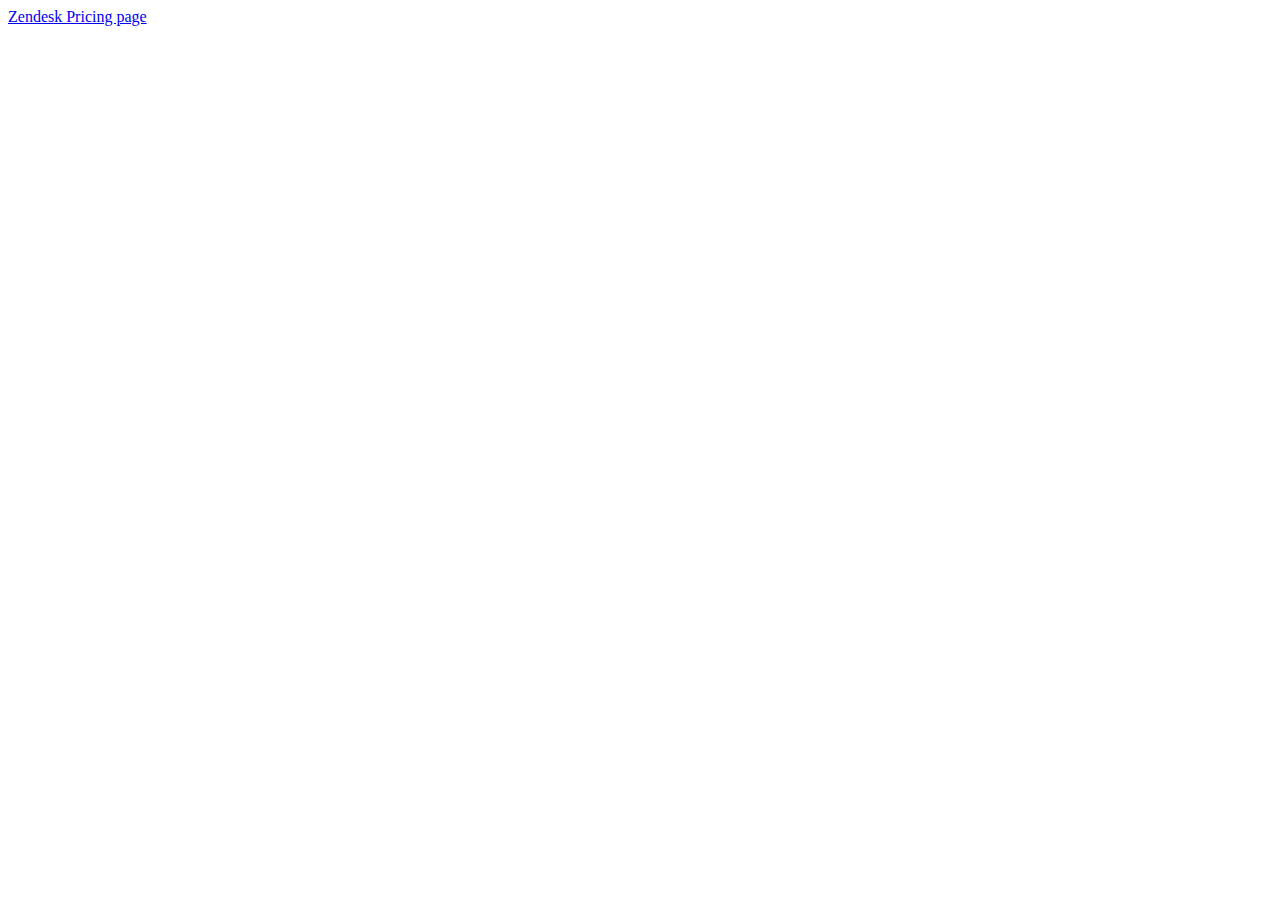
<file: index.html>
<!DOCTYPE html>
<html lang="en">

<head>
    <meta charset="UTF-8">
    <meta name="viewport" content="width=device-width, initial-scale=1.0">
    <title>Document</title>
</head>

<body>
    <a href="/pricing-page/zendesk/zendesk.html">Zendesk Pricing page</a>
</body>

</html>
</file>
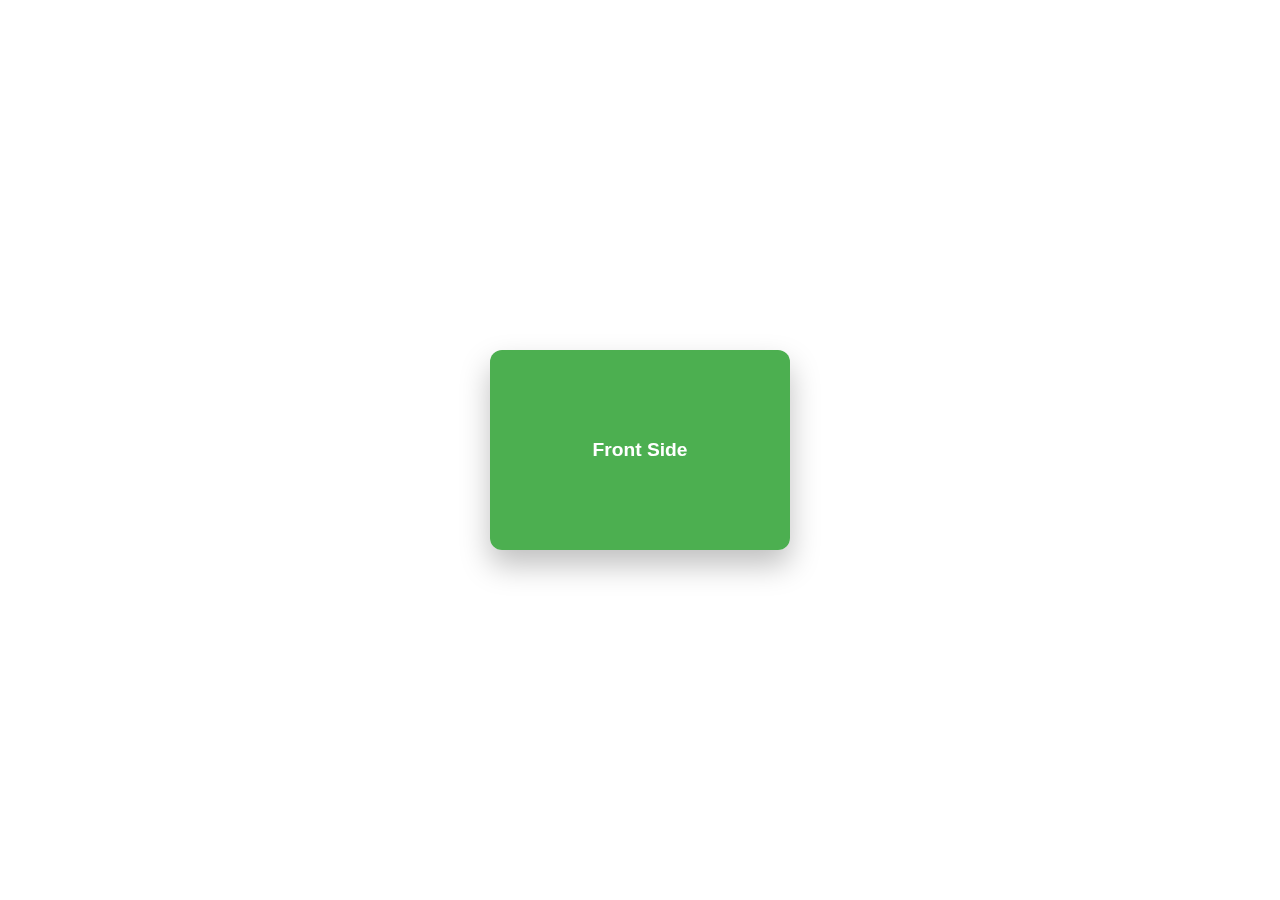
<file: flipcard.html>
<!DOCTYPE html>
<html lang="en">

<head>
    <meta charset="UTF-8" />
    <meta name="viewport" content="width=device-width, initial-scale=1.0" />
    <title>Flip Card</title>
    <style>
        * {
            box-sizing: border-box;
        }

        body {
            height: 100vh;
            margin: 0;
            display: flex;
            justify-content: center;
            align-items: center;
            font-family: sans-serif;
        }

        .card {
            width: 300px;
            height: 200px;
            cursor: pointer;
            transition: 0.5s;
            border-radius: 12px;
        }

        .card-inner {
            perspective: 1000px;
            position: relative;
            width: 100%;
            height: 100%;
            transition: transform 0.8s;
            transform-style: preserve-3d;
            border-radius: 12px;
            box-shadow: 0 15px 30px rgba(0, 0, 0, 0.25);
        }

        .card.flipped .card-inner {
            transform: rotateY(180deg);
        }

        .card-front,
        .card-back {
            position: absolute;
            width: 100%;
            height: 100%;
            backface-visibility: hidden;
            border-radius: 12px;
            display: flex;
            justify-content: center;
            align-items: center;
            font-size: 1.2rem;
            font-weight: bold;
        }

        .card-front {
            background-color: #4caf50;
            color: white;
        }

        .card-back {
            background-color: yellow;
            color: #333;
            transform: rotateY(180deg);
        }

        .card:hover {
            transform: scale(1.05);
        }
    </style>
</head>

<body>
    <div class="card" id="card">
        <div class="card-inner">
            <div class="card-front">Front Side</div>
            <div class="card-back">Back Side</div>
        </div>
    </div>

    <script>
        const card = document.getElementById("card");
        card.addEventListener("click", () => {
            card.classList.toggle("flipped");
        });
    </script>
</body>

</html>
</file>
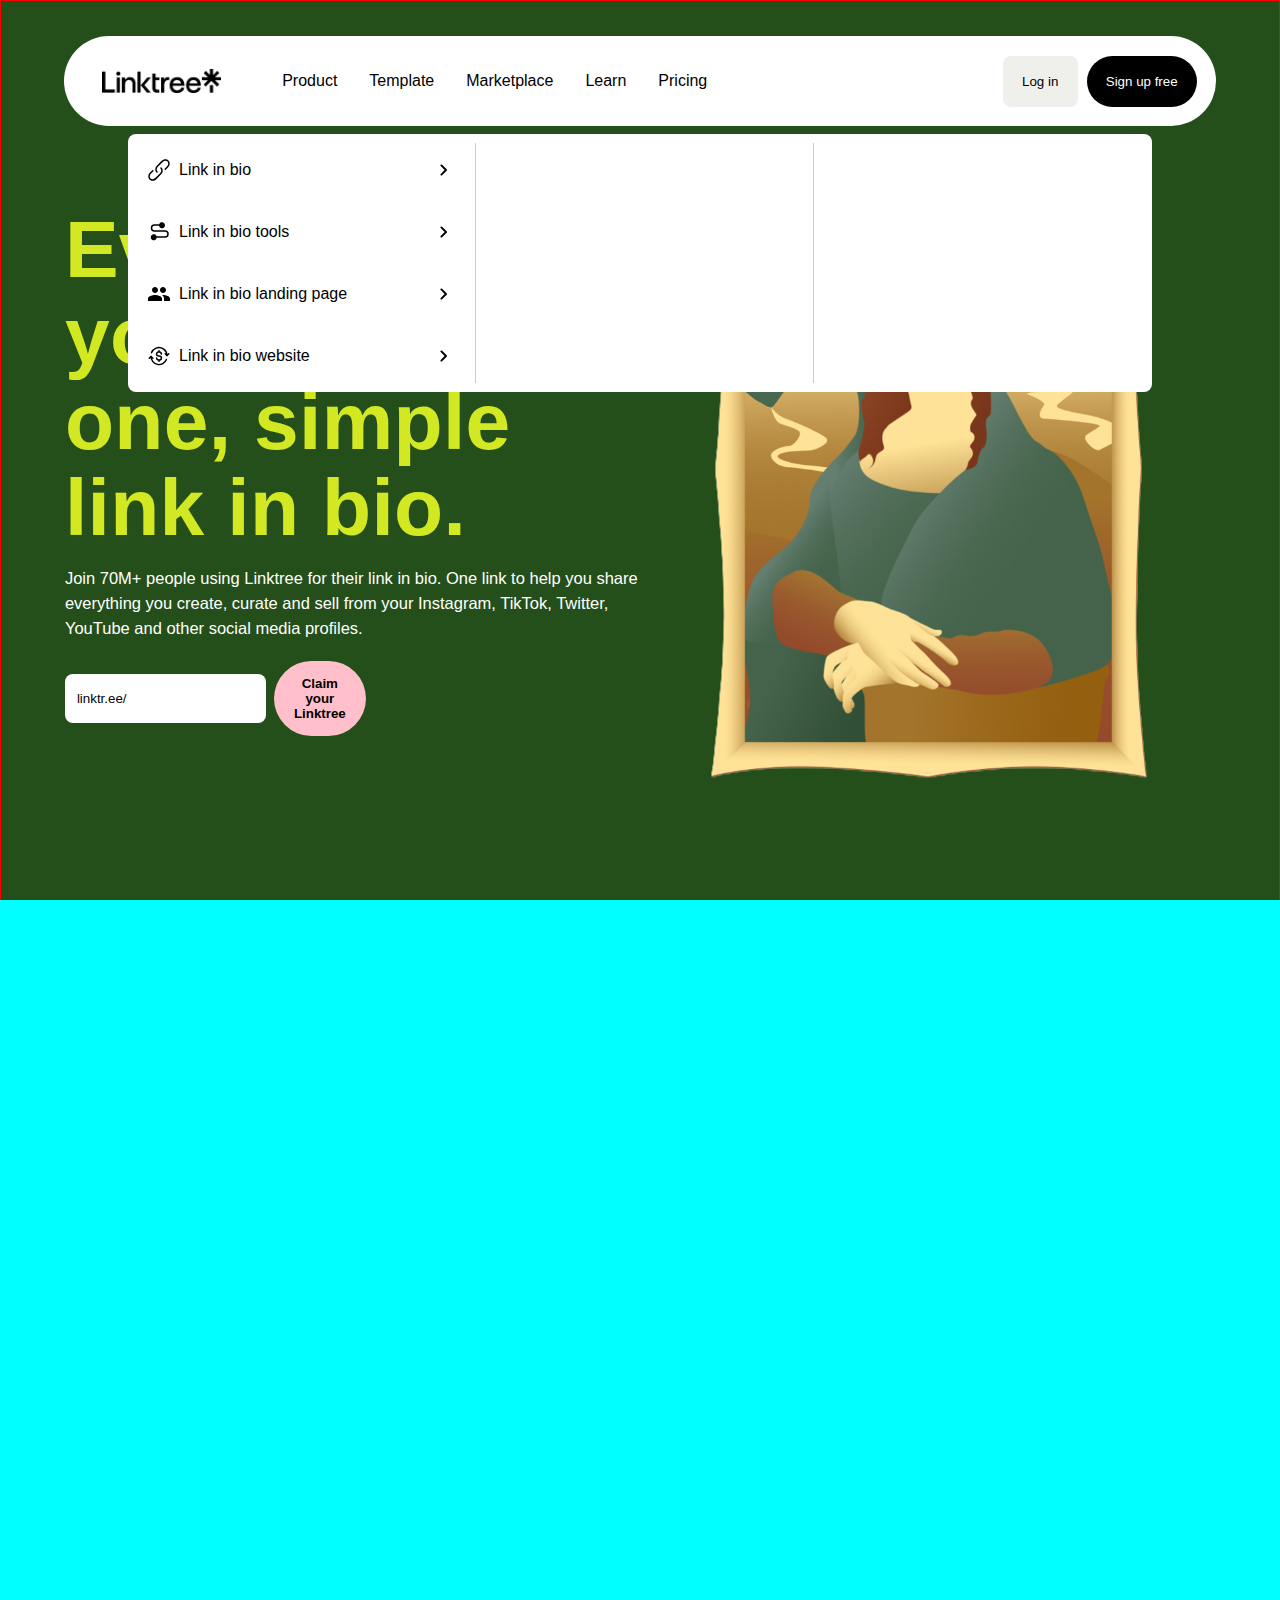
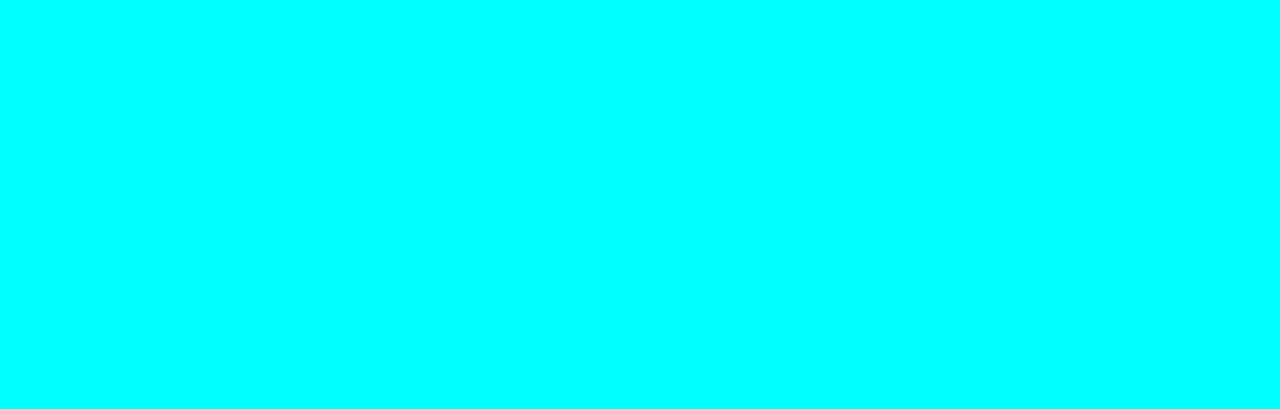
<file: linktr.html>
<!DOCTYPE html>
<html lang="en">

<head>
    <meta charset="UTF-8">
    <meta name="viewport" content="width=device-width, initial-scale=1.0">
    <title>Linktr Website</title>
    <link rel="stylesheet" href="linktr.css">
</head>

<body>
    <div class="nav-bar-container flex-col">
        <div class="nav-bar flex-row">
            <div class="nav-item">
                <a href="/linktr.html" class="flex-row nav-link-icon">
                    <img src="linktreelogo.png" alt="logo" height="24px">
                </a>
            </div>
            <div class="nav-item nav-list flex-row">
                <div>Product</div>
                <div>Template</div>
                <div>Marketplace</div>
                <div>Learn</div>
                <div>Pricing</div>
            </div>
            <div class="nav-item flex-row nav-btns">
                <button id="login-btn">Log in</button>
                <button id="signup-btn" class="bill">Sign up free</button>
            </div>
        </div>
        <div class="nav-content flex-row">
            <div class="content-item content-list flex-col">
                <div class="content-list-item">
                    <svg xmlns="http://www.w3.org/2000/svg" width="24" height="24" viewBox="0 0 24 24">
                        <path fill="currentColor"
                            d="M15.729 3.884c1.434-1.44 3.532-1.47 4.693-.304c1.164 1.168 1.133 3.28-.303 4.72l-2.423 2.433a.75.75 0 0 0 1.062 1.059l2.424-2.433c1.911-1.919 2.151-4.982.303-6.838c-1.85-1.857-4.907-1.615-6.82.304L9.819 7.692c-1.911 1.919-2.151 4.982-.303 6.837a.75.75 0 1 0 1.063-1.058c-1.164-1.168-1.132-3.28.303-4.72z" />
                        <path fill="currentColor"
                            d="M14.485 9.47a.75.75 0 0 0-1.063 1.06c1.164 1.168 1.133 3.279-.303 4.72l-4.847 4.866c-1.435 1.44-3.533 1.47-4.694.304c-1.164-1.168-1.132-3.28.303-4.72l2.424-2.433a.75.75 0 0 0-1.063-1.059l-2.424 2.433c-1.911 1.92-2.151 4.982-.303 6.838c1.85 1.858 4.907 1.615 6.82-.304l4.847-4.867c1.911-1.918 2.151-4.982.303-6.837" />
                    </svg>
                    <p>Link in bio</p>
                </div>
                <div class="content-list-item">
                    <svg xmlns="http://www.w3.org/2000/svg" width="24" height="24" viewBox="0 0 16 16">
                        <path fill="currentColor" fill-rule="evenodd"
                            d="M8.145 2.75a2 2 0 1 1-.13 1H5a1.5 1.5 0 1 0 0 3h7a2.5 2.5 0 0 1 0 5H6.485a2 2 0 1 1-.13-1H12a1.5 1.5 0 0 0 0-3H5a2.5 2.5 0 0 1 0-5z"
                            clip-rule="evenodd" />
                    </svg>
                    <p>Link in bio tools</p>
                </div>
                <div class="content-list-item">
                    <svg xmlns="http://www.w3.org/2000/svg" width="24" height="24" viewBox="0 0 24 24">
                        <path fill="currentColor"
                            d="M16 11c1.66 0 2.99-1.34 2.99-3S17.66 5 16 5s-3 1.34-3 3s1.34 3 3 3m-8 0c1.66 0 2.99-1.34 2.99-3S9.66 5 8 5S5 6.34 5 8s1.34 3 3 3m0 2c-2.33 0-7 1.17-7 3.5V19h14v-2.5c0-2.33-4.67-3.5-7-3.5m8 0c-.29 0-.62.02-.97.05c1.16.84 1.97 1.97 1.97 3.45V19h6v-2.5c0-2.33-4.67-3.5-7-3.5" />
                    </svg>
                    <p>Link in bio landing page</p>
                </div>
                <div class="content-list-item">
                    <svg xmlns="http://www.w3.org/2000/svg" width="24" height="24" viewBox="0 0 24 24">
                        <g fill="none" stroke="currentColor" stroke-linecap="round" stroke-linejoin="round"
                            stroke-width="1.5">
                            <path d="m5.795 14.306l-1.772-1.775l-1.773 1.775m15.955-4.579l1.772 1.776l1.773-1.776" />
                            <path
                                d="M19.977 11.503c0-2.12-.84-4.151-2.336-5.65A7.97 7.97 0 0 0 12 3.513a7.9 7.9 0 0 0-2.97.577a7.98 7.98 0 0 0-4.555 4.75m-.452 3.69a8 8 0 0 0 1.827 5.082a7.97 7.97 0 0 0 9.966 1.927a8 8 0 0 0 3.585-4.034" />
                            <path
                                d="M9.58 13.978A2.28 2.28 0 0 0 12 16.054c1.952 0 2.42-1.123 2.42-2.076s-.807-1.963-2.42-1.963s-2.42-.638-2.42-1.938a2.22 2.22 0 0 1 1.537-2.003c.285-.092.585-.125.883-.097a2.33 2.33 0 0 1 2.42 2.1M12 17.264v-1.051m0-9.45v1.21" />
                        </g>
                    </svg>
                    <p>Link in bio website</p>
                </div>
            </div>
            <div class="content-item"></div>
            <div class="content-item"></div>
        </div>
    </div>
    <section class="sections home">
        <div class="flex-row home-container">
            <div class="home-title flex-col">
                <h1>Everything you are. In one, simple link in bio.</h1>
                <p>Join 70M+ people using Linktree for their link in bio. One link to help you share everything you
                    create, curate and sell from your Instagram, TikTok, Twitter, YouTube and other social media
                    profiles.</p>
                <div class="flex-row home-input-container">
                    <input class="home-input" type="text" value="linktr.ee/" id="linktr-input">
                    <button>Claim your Linktree</button>
                </div>
            </div>
            <div class="home-image">
                <img src="monalisa-img.png" alt="home-image">
            </div>
        </div>
    </section>
    <section class="sections created-linktree">
        <div class="flex-row create-container">
            <div class="create-animate flex-col">
                <canvas id="create-canvas" width="300" height="500"></canvas>
            </div>
            <div class="create-content flex-col">
                <h2>Create and customize your Linktree in minutes</h2>
                <p>Connect your TikTok, Instagram, Twitter, website, store, videos, music, podcast, events and more. It
                    all comes together in a link in bio landing page designed to convert.</p>
                <button class="bill create-button">Get started for free</button>
            </div>
        </div>
    </section>
    <section class="sections">
        <div class="image-wrapper">
            <img src="monalisa-img.png" alt="Home Img Monalisa" width="300px" height="500px">
        </div>
    </section>

    <script src="canvasAnimation.js"></script>
</body>

</html>
</file>
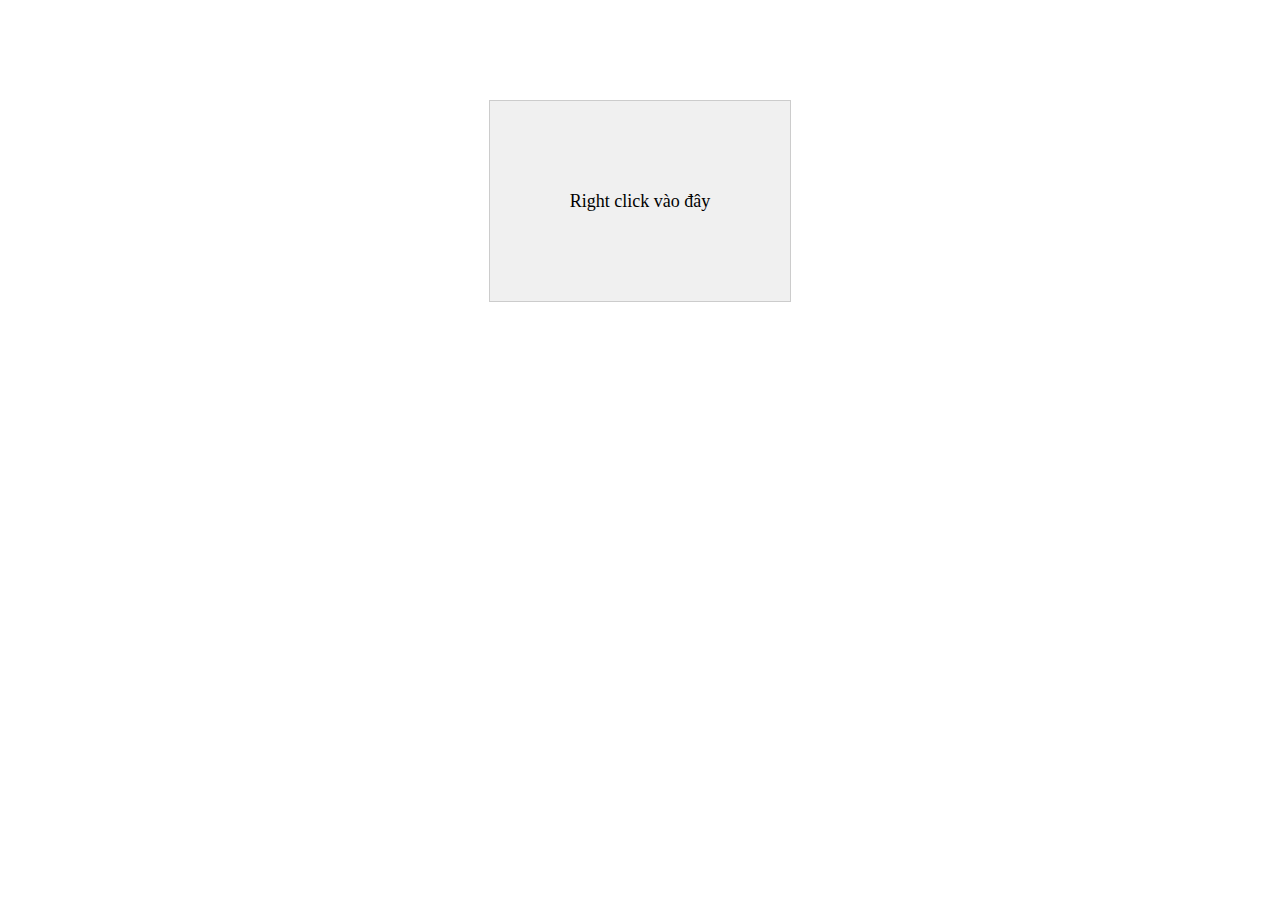
<file: testing.html>
<!DOCTYPE html>
<html lang="en">

<head>
    <meta charset="UTF-8">
    <title>Right Click Custom Menu</title>
    <style>
        #myComponent {
            width: 300px;
            height: 200px;
            background-color: #f0f0f0;
            border: 1px solid #ccc;
            margin: 100px auto;
            text-align: center;
            line-height: 200px;
            font-size: 18px;
        }

        #customMenu {
            position: absolute;
            display: none;
            background-color: white;
            border: 1px solid #ccc;
            box-shadow: 2px 2px 10px rgba(0, 0, 0, 0.2);
            z-index: 1000;
            min-width: 150px;
        }

        #customMenu div {
            padding: 10px;
            cursor: pointer;
        }

        #customMenu div:hover {
            background-color: #eee;
        }
    </style>
</head>

<body>

    <div id="myComponent">Right click vào đây</div>

    <div id="customMenu">
        <div>Tuỳ chọn 1</div>
        <div>Tuỳ chọn 2</div>
        <div>Tuỳ chọn 3</div>
    </div>

    <script>
        const myComponent = document.getElementById("myComponent");
        const customMenu = document.getElementById("customMenu");

        // Khi click chuột phải vào component
        myComponent.addEventListener("contextmenu", (e) => {
            e.preventDefault(); // Ngăn menu mặc định

            // Hiển thị menu tùy chỉnh tại vị trí chuột
            customMenu.style.top = e.pageY + "px";
            customMenu.style.left = e.pageX + "px";
            customMenu.style.display = "block";
        });

        // Ẩn menu khi click chỗ khác
        document.addEventListener("click", () => {
            customMenu.style.display = "none";
        });
    </script>

</body>

</html>
</file>
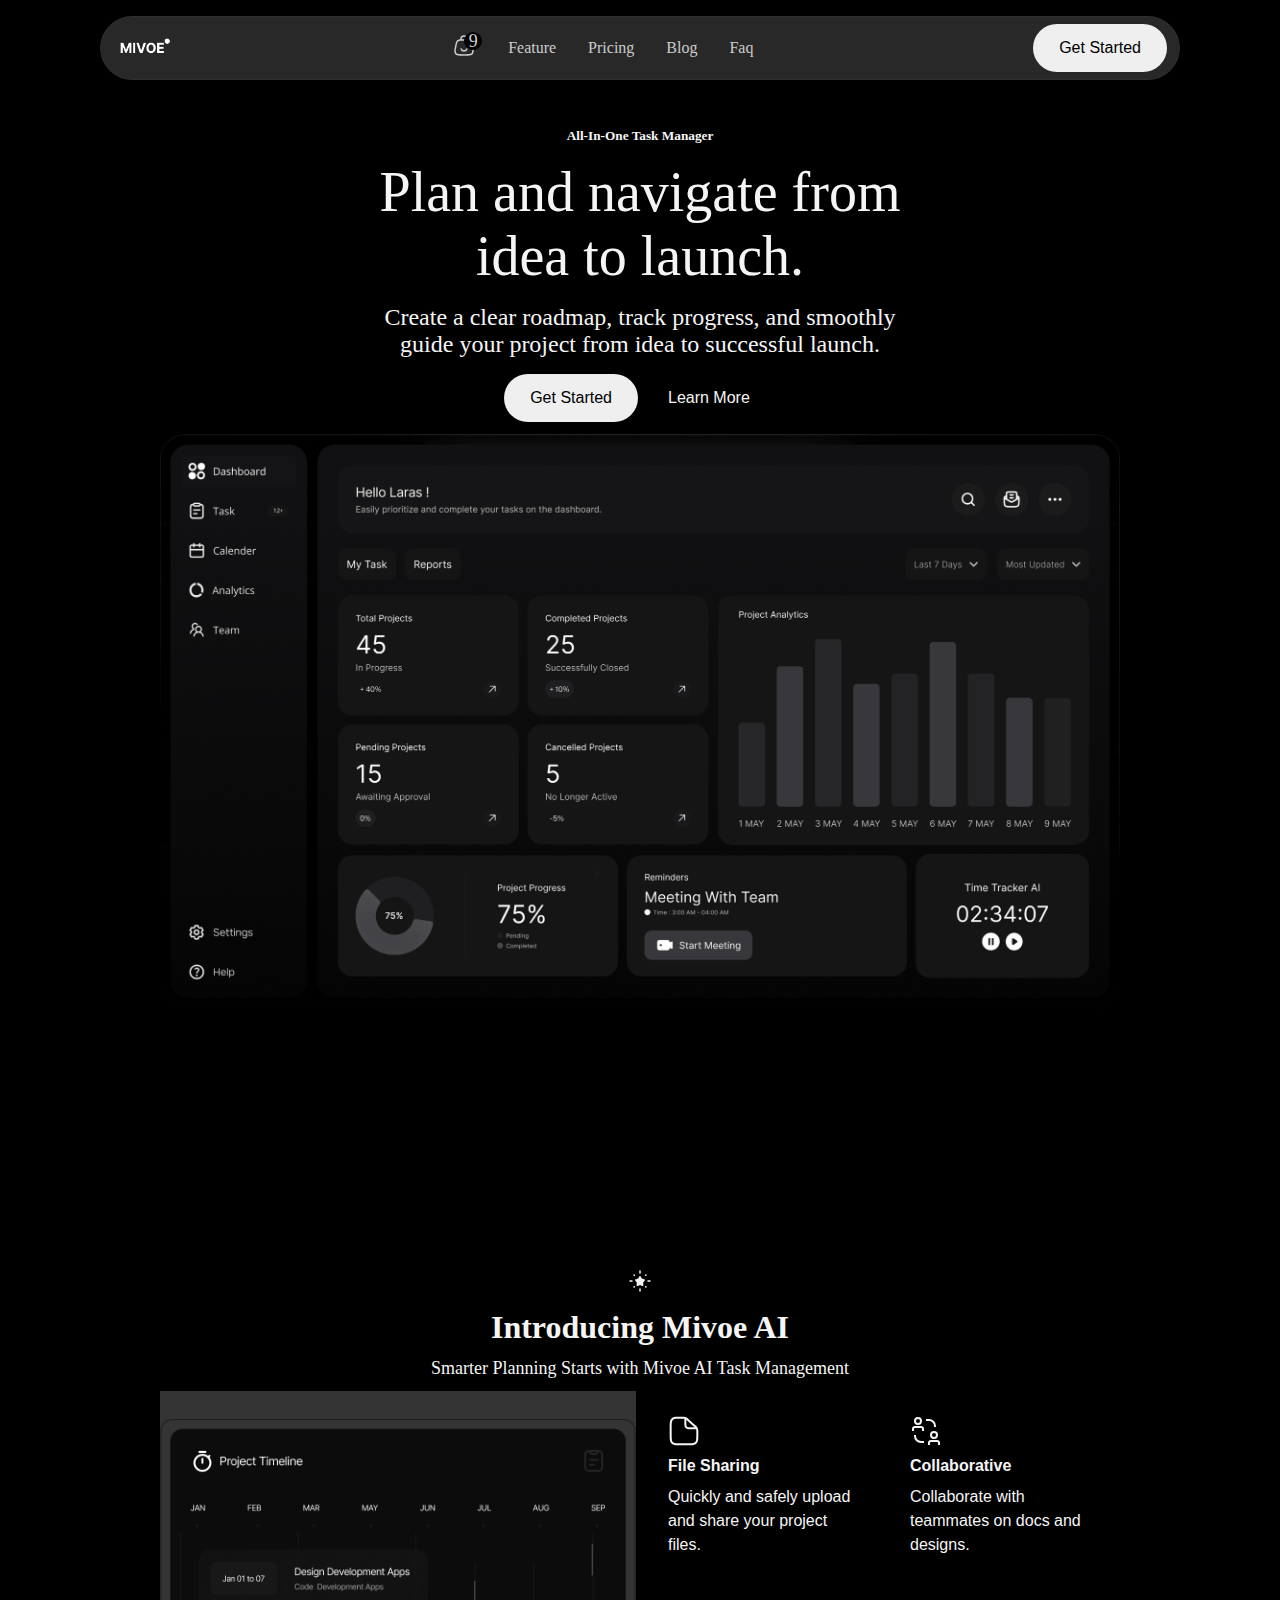
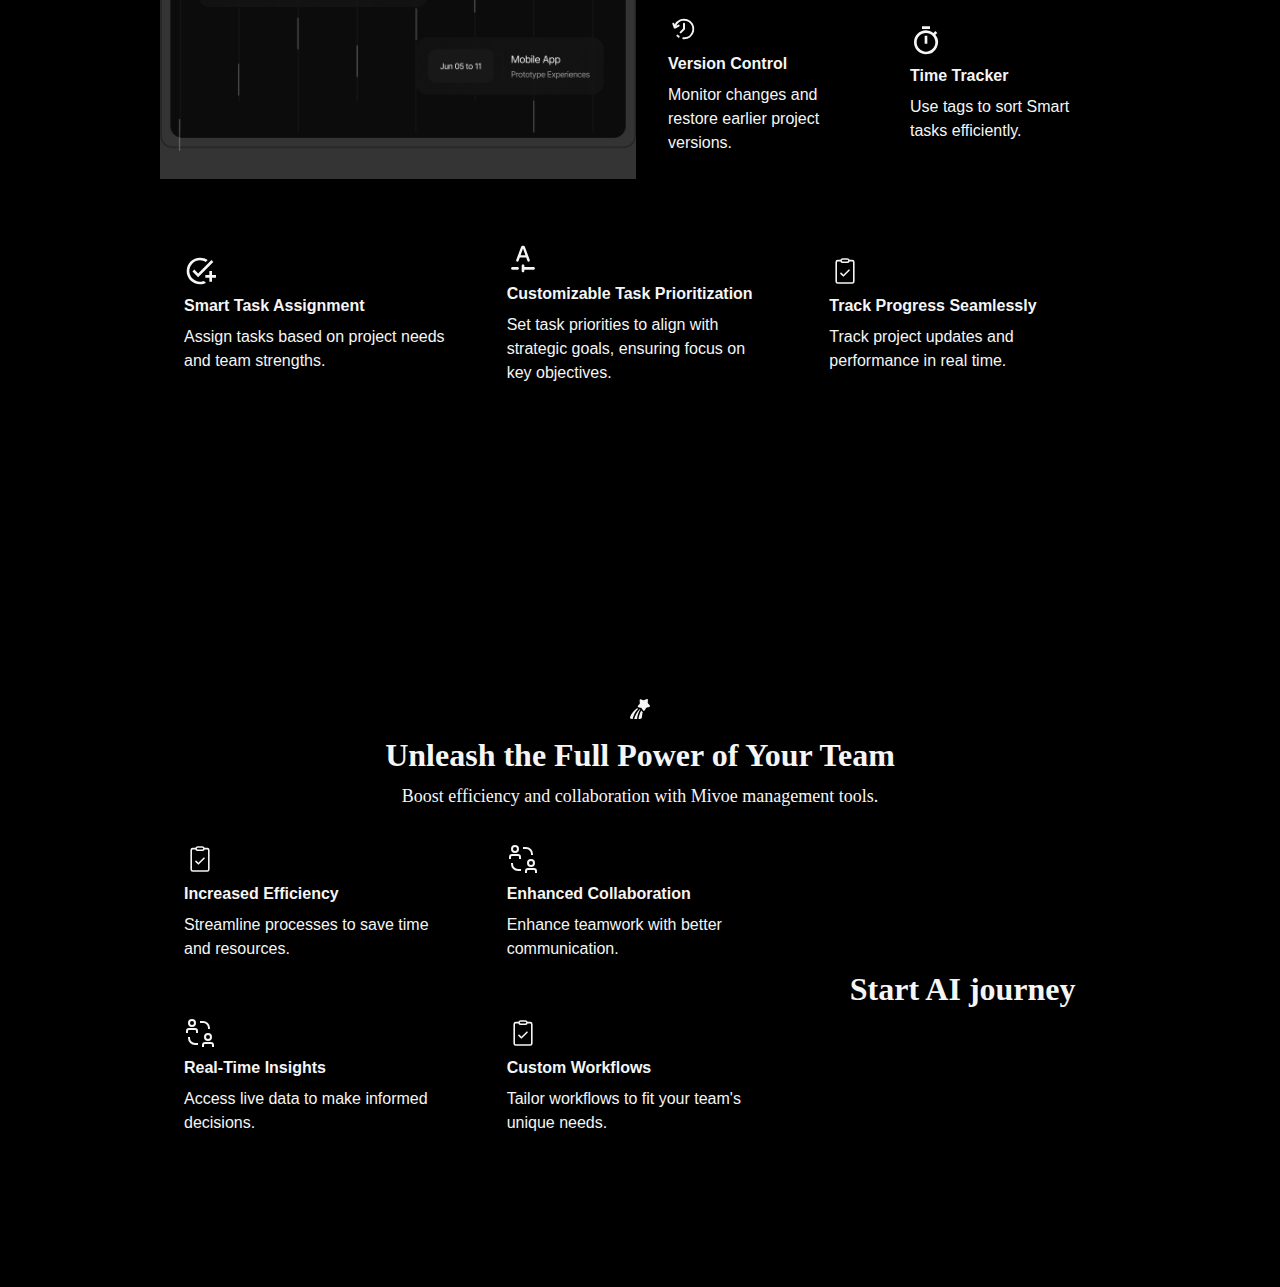
<file: clone-mivoe/home.html>
<!DOCTYPE html>
<html lang="en">

<head>
    <meta charset="UTF-8">
    <meta name="viewport" content="width=device-width, initial-scale=1.0">
    <title>Clone Mivoe</title>
    <link rel="stylesheet" href="default.css">
    <link rel="stylesheet" href="nav-bar.css">
    <link rel="stylesheet" href="hero-section.css">
    <link rel="stylesheet" href="intro-section.css">
</head>

<body>
    <div class="nav-bar">
        <div class="container">
            <div class="nav-section flex-row">
                <div class="logo">
                    <img src="img/mivoe-logo.png" alt="mivoe logo">
                </div>
                <div class="nav-links flex-row">
                    <div class="link-item bandage-icon">
                        <svg xmlns="http://www.w3.org/2000/svg" width="24" height="24" viewBox="0 0 24 24">
                            <path fill="currentColor" fill-rule="evenodd"
                                d="M12 2.75A2.25 2.25 0 0 0 9.75 5v.254q.626-.005 1.355-.004h1.79q.73-.001 1.355.004V5A2.25 2.25 0 0 0 12 2.75m3.75 2.557V5a3.75 3.75 0 0 0-7.5 0v.307q-.202.014-.391.035c-.878.095-1.613.293-2.265.74a5 5 0 0 0-.63.516c-.566.552-.905 1.234-1.17 2.076c-.257.819-.465 1.859-.727 3.166l-.019.095c-.376 1.883-.673 3.367-.758 4.549c-.088 1.208.034 2.223.606 3.104q.288.442.664.81c.752.734 1.724 1.052 2.925 1.204c1.176.148 2.69.148 4.61.148h1.81c1.921 0 3.434 0 4.61-.148c1.201-.152 2.174-.47 2.925-1.204a4.8 4.8 0 0 0 .664-.81c.572-.88.694-1.896.607-3.104c-.086-1.182-.382-2.666-.76-4.549l-.018-.095c-.261-1.307-.47-2.347-.727-3.166c-.265-.842-.604-1.524-1.17-2.076a5 5 0 0 0-.63-.516c-.652-.447-1.387-.645-2.265-.74a11 11 0 0 0-.39-.035M8.02 6.833c-.747.08-1.208.233-1.578.486a3.3 3.3 0 0 0-.431.354c-.321.313-.56.735-.786 1.451c-.23.733-.424 1.693-.695 3.052c-.39 1.948-.667 3.34-.744 4.416c-.077 1.062.052 1.693.368 2.179q.196.302.454.554c.415.405 1.008.655 2.065.789c1.07.135 2.49.136 4.476.136h1.703c1.986 0 3.404-.001 4.475-.136c1.057-.134 1.65-.384 2.065-.789a3.3 3.3 0 0 0 .454-.554c.316-.486.445-1.117.369-2.18c-.078-1.076-.355-2.467-.744-4.415c-.272-1.359-.465-2.32-.696-3.052c-.225-.716-.465-1.138-.786-1.451a3 3 0 0 0-.43-.354c-.37-.253-.832-.405-1.579-.486c-.763-.082-1.743-.083-3.129-.083H11.15c-1.386 0-2.366.001-3.13.083m.901 7.46a.75.75 0 0 1 .957.457a2.251 2.251 0 0 0 4.244 0a.75.75 0 1 1 1.415.5a3.751 3.751 0 0 1-7.073 0a.75.75 0 0 1 .457-.957"
                                clip-rule="evenodd" />
                        </svg>
                        <div class="bandage">
                            <p>9</p>
                        </div>
                    </div>
                    <div class="link-item">Feature</div>
                    <div class="link-item">Pricing</div>
                    <div class="link-item">Blog</div>
                    <div class="link-item">Faq</div>
                </div>
                <div class="nav-btns">
                    <button id="get-started" class="bill-btn">Get Started</button>
                </div>
            </div>
        </div>
    </div>
    <main class="hero-section flex-col">
        <div class="padding-layer">
            <div class="container">
                <div class="hero-content">
                    <div class="hero-text flex-col">
                        <h5>All-In-One Task Manager</h5>
                        <h1>Plan and navigate from idea to launch.</h1>
                        <p>Create a clear roadmap, track progress, and smoothly guide your project from idea to
                            successful
                            launch.</p>
                    </div>
                    <div class="content-btns">
                        <button id="get-started" class="bill-btn">Get Started</button>
                        <button id="learn-more" class="bill-btn">Learn More</button>
                    </div>
                </div>
                <div class="hero-img">
                    <img src="img/hero-img.png" alt="hero section image">
                </div>
            </div>
        </div>
    </main>
    <section class="introduction-section flex-col">
        <div class="padding-layer">
            <div class="container">
                <div class="section-title flex-col">
                    <div class="icon">
                        <svg xmlns="http://www.w3.org/2000/svg" width="24" height="24" viewBox="0 0 24 24">
                            <path fill="currentColor"
                                d="M10.577 8.704C11.21 7.568 11.527 7 12 7s.79.568 1.423 1.704l.164.294c.18.323.27.484.41.59c.14.107.316.147.665.226l.318.072c1.23.278 1.845.417 1.991.888c.147.47-.273.96-1.111 1.941l-.217.254c-.238.278-.357.418-.41.59c-.055.172-.037.358 0 .73l.032.338c.127 1.308.19 1.962-.193 2.253c-.383.29-.958.026-2.11-.504l-.298-.138c-.327-.15-.49-.226-.664-.226c-.173 0-.337.076-.664.226l-.298.138c-1.152.53-1.727.795-2.11.504c-.383-.29-.32-.945-.193-2.253l.032-.338c.037-.372.055-.558 0-.73c-.053-.172-.172-.312-.41-.59l-.217-.254c-.838-.98-1.258-1.47-1.111-1.941c.146-.47.76-.61 1.99-.888l.319-.072c.35-.08.524-.119.665-.225c.14-.107.23-.268.41-.59z" />
                            <path fill="currentColor" fill-rule="evenodd"
                                d="M12 1.25a.75.75 0 0 1 .75.75v2a.75.75 0 0 1-1.5 0V2a.75.75 0 0 1 .75-.75m6.53 4.22a.75.75 0 0 1 0 1.06l-.343.343a.75.75 0 0 1-1.06-1.06l.343-.343a.75.75 0 0 1 1.06 0m-13.06 0a.75.75 0 0 1 1.06 0l.344.343a.75.75 0 0 1-1.061 1.06L5.47 6.53a.75.75 0 0 1 0-1.06M1.25 12a.75.75 0 0 1 .75-.75h2a.75.75 0 0 1 0 1.5H2a.75.75 0 0 1-.75-.75m18 0a.75.75 0 0 1 .75-.75h2a.75.75 0 0 1 0 1.5h-2a.75.75 0 0 1-.75-.75M6.873 17.127a.75.75 0 0 1 0 1.06l-.343.343a.75.75 0 0 1-1.06-1.06l.343-.343a.75.75 0 0 1 1.06 0m10.253 0a.75.75 0 0 1 1.061 0l.343.343a.75.75 0 0 1-1.06 1.06l-.343-.343a.75.75 0 0 1 0-1.06M12 19.25a.75.75 0 0 1 .75.75v2a.75.75 0 0 1-1.5 0v-2a.75.75 0 0 1 .75-.75"
                                clip-rule="evenodd" />
                        </svg>
                    </div>
                    <h2>Introducing Mivoe AI</h2>
                    <p>Smarter Planning Starts with Mivoe AI Task Management</p>
                </div>
                <div class="grid-data big-grid">
                    <div class="big-grid-item">
                        <img src="img/intro-data-img.png" alt="intro image">
                    </div>
                    <div class="big-grid-item ">
                        <div class="grid-data square-grid">
                            <div class="square-grid-item">
                                <svg xmlns="http://www.w3.org/2000/svg" width="32" height="32" viewBox="0 0 24 24">
                                    <path fill="currentColor" fill-rule="evenodd"
                                        d="M12.25 2.834c-.46-.078-1.088-.084-2.22-.084c-1.917 0-3.28.002-4.312.14c-1.012.135-1.593.39-2.016.812s-.677 1.003-.812 2.009c-.138 1.028-.14 2.382-.14 4.29v4c0 1.906.002 3.26.14 4.288c.135 1.006.389 1.586.812 2.01c.423.422 1.003.676 2.009.811c1.028.139 2.382.14 4.289.14h4c1.907 0 3.262-.002 4.29-.14c1.005-.135 1.585-.389 2.008-.812s.677-1.003.812-2.009c.138-1.027.14-2.382.14-4.289v-.437c0-1.536-.01-2.264-.174-2.813h-3.13c-1.133 0-2.058 0-2.79-.098c-.763-.103-1.425-.325-1.954-.854s-.751-1.19-.854-1.955c-.098-.73-.098-1.656-.098-2.79zm1.5.776V5c0 1.2.002 2.024.085 2.643c.08.598.224.891.428 1.094s.496.348 1.094.428c.619.083 1.443.085 2.643.085h2.02a46 46 0 0 0-1.17-1.076l-3.959-3.563A37 37 0 0 0 13.75 3.61m-3.575-2.36c1.385 0 2.28 0 3.103.315c.823.316 1.485.912 2.51 1.835l.107.096l3.958 3.563l.125.112c1.184 1.065 1.95 1.754 2.361 2.678s.412 1.954.411 3.546v.661c0 1.838 0 3.294-.153 4.433c-.158 1.172-.49 2.121-1.238 2.87c-.749.748-1.698 1.08-2.87 1.238c-1.14.153-2.595.153-4.433.153H9.944c-1.838 0-3.294 0-4.433-.153c-1.172-.158-2.121-.49-2.87-1.238c-.748-.749-1.08-1.698-1.238-2.87c-.153-1.14-.153-2.595-.153-4.433V9.945c0-1.838 0-3.294.153-4.433c.158-1.172.49-2.121 1.238-2.87c.75-.749 1.701-1.08 2.878-1.238c1.144-.153 2.607-.153 4.455-.153h.202"
                                        clip-rule="evenodd" />
                                </svg>
                                <div class='sub-title'>File Sharing</div>
                                <p>Quickly and safely upload and share your project files.</p>
                            </div>
                            <div class="square-grid-item">
                                <svg xmlns="http://www.w3.org/2000/svg" width="32" height="32" viewBox="0 0 32 32">
                                    <path fill="currentColor"
                                        d="M6 21v-1H4v1a7 7 0 0 0 7 7h3v-2h-3a5 5 0 0 1-5-5m18-10v1h2v-1a7 7 0 0 0-7-7h-3v2h3a5 5 0 0 1 5 5m-13 0H5a3 3 0 0 0-3 3v2h2v-2a1 1 0 0 1 1-1h6a1 1 0 0 1 1 1v2h2v-2a3 3 0 0 0-3-3m-3-1a4 4 0 1 0-4-4a4 4 0 0 0 4 4m0-6a2 2 0 1 1-2 2a2 2 0 0 1 2-2m19 21h-6a3 3 0 0 0-3 3v2h2v-2a1 1 0 0 1 1-1h6a1 1 0 0 1 1 1v2h2v-2a3 3 0 0 0-3-3m-7-5a4 4 0 1 0 4-4a4 4 0 0 0-4 4m6 0a2 2 0 1 1-2-2a2 2 0 0 1 2 2" />
                                </svg>
                                <div class='sub-title'>Collaborative</div>
                                <p>Collaborate with teammates on docs and designs.</p>
                            </div>
                            <div class="square-grid-item">
                                <svg xmlns="http://www.w3.org/2000/svg" width="32" height="32" viewBox="0 0 24 24">
                                    <path fill="currentColor" fill-rule="evenodd"
                                        d="M16.42 7.58A6.25 6.25 0 0 0 6.246 9.556l1.412-.723a.75.75 0 1 1 .684 1.336l-2.705 1.384a.972.972 0 0 1-1.358-.539l-.985-2.761a.75.75 0 1 1 1.413-.504l.313.88a7.75 7.75 0 1 1 6.427 11.103a.75.75 0 1 1 .107-1.497A6.25 6.25 0 0 0 16.42 7.58M12 7.362a.75.75 0 0 1 .75.75v3.808c0 .25-.1.491-.276.668L10.03 15.03a.75.75 0 1 1-1.061-1.06l2.28-2.28V8.11a.75.75 0 0 1 .75-.75M6.52 16.42a.75.75 0 0 1 1.06 0q.402.4.85.712a.75.75 0 1 1-.859 1.23a8 8 0 0 1-1.05-.88a.75.75 0 0 1 0-1.062"
                                        clip-rule="evenodd" />
                                </svg>
                                <div class='sub-title'>Version Control</div>
                                <p>Monitor changes and restore earlier project versions.</p>
                            </div>
                            <div class="square-grid-item">
                                <svg xmlns="http://www.w3.org/2000/svg" width="32" height="32" viewBox="0 0 24 24">
                                    <path fill="currentColor"
                                        d="M15 1H9v2h6zm-4 13h2V8h-2zm8.03-6.61l1.42-1.42c-.43-.51-.9-.99-1.41-1.41l-1.42 1.42A8.96 8.96 0 0 0 12 4c-4.97 0-9 4.03-9 9s4.02 9 9 9a8.994 8.994 0 0 0 7.03-14.61M12 20c-3.87 0-7-3.13-7-7s3.13-7 7-7s7 3.13 7 7s-3.13 7-7 7" />
                                </svg>
                                <div class='sub-title'>Time Tracker</div>
                                <p>Use tags to sort Smart tasks efficiently.</p>
                            </div>
                        </div>
                    </div>
                    <div class="big-grid-item span-2 row-grid-3-col">
                        <div class="square-grid-item">
                            <svg xmlns="http://www.w3.org/2000/svg" width="32" height="32" viewBox="0 0 24 24">
                                <path fill="currentColor"
                                    d="M12 22q-2.075 0-3.9-.788t-3.175-2.137T2.788 15.9T2 12t.788-3.9t2.137-3.175T8.1 2.788T12 2q1.625 0 3.075.475T17.75 3.8L16.3 5.275q-.95-.6-2.025-.937T12 4Q8.675 4 6.337 6.338T4 12t2.338 5.663T12 20q.8 0 1.55-.15t1.45-.425l1.5 1.525q-1.025.5-2.15.775T12 22m7-2v-3h-3v-2h3v-3h2v3h3v2h-3v3zm-8.4-3.4l-4.25-4.25l1.4-1.4l2.85 2.85l10-10.025l1.4 1.4z" />
                            </svg>
                            <div class='sub-title'>Smart Task Assignment</div>
                            <p>Assign tasks based on project needs and team strengths.</p>
                        </div>
                        <div class="square-grid-item">
                            <svg xmlns="http://www.w3.org/2000/svg" width="32" height="32" viewBox="0 0 24 24">
                                <path fill="currentColor"
                                    d="M13 20v1q0 .425-.288.713T12 22t-.712-.288T11 21v-4q0-.425.288-.712T12 16t.713.288T13 17v1h7q.425 0 .713.288T21 19t-.288.713T20 20zm-9 0q-.425 0-.712-.288T3 19t.288-.712T4 18h4q.425 0 .713.288T9 19t-.288.713T8 20zm5.6-9.075h4.825l.85 2.45q.1.275.35.45t.55.175q.5 0 .8-.425t.1-.9L13.325 2.65q-.125-.3-.375-.475T12.375 2h-.75q-.325 0-.575.175t-.375.475L6.9 12.7q-.175.475.113.888T7.8 14q.325 0 .563-.175t.362-.475zm.6-1.725l1.75-4.975h.1L13.8 9.2z" />
                            </svg>
                            <div class='sub-title'>Customizable Task Prioritization</div>
                            <p>Set task priorities to align with strategic goals, ensuring focus on key objectives.</p>
                        </div>
                        <div class="square-grid-item">
                            <svg xmlns="http://www.w3.org/2000/svg" width="32" height="32" viewBox="0 0 20 20">
                                <path fill="currentColor"
                                    d="M12.854 9.854a.5.5 0 0 0-.708-.708L9 12.293l-1.146-1.147a.5.5 0 0 0-.708.708l1.5 1.5a.5.5 0 0 0 .708 0zM8.5 2a1.5 1.5 0 0 0-1.415 1H5.5A1.5 1.5 0 0 0 4 4.5v12A1.5 1.5 0 0 0 5.5 18h9a1.5 1.5 0 0 0 1.5-1.5v-12A1.5 1.5 0 0 0 14.5 3h-1.585A1.5 1.5 0 0 0 11.5 2zM8 3.5a.5.5 0 0 1 .5-.5h3a.5.5 0 0 1 0 1h-3a.5.5 0 0 1-.5-.5M5.5 4h1.585A1.5 1.5 0 0 0 8.5 5h3a1.5 1.5 0 0 0 1.415-1H14.5a.5.5 0 0 1 .5.5v12a.5.5 0 0 1-.5.5h-9a.5.5 0 0 1-.5-.5v-12a.5.5 0 0 1 .5-.5" />
                            </svg>
                            <div class='sub-title'>Track Progress Seamlessly</div>
                            <p>Track project updates and performance in real time.</p>
                        </div>
                    </div>
                </div>
            </div>
        </div>
    </section>
    <section class="tool-section flex-col">
        <div class="padding-layer">
            <div class="container">
                <div class="section-title flex-col">
                    <div class="icon">
                        <svg xmlns="http://www.w3.org/2000/svg" width="24" height="24" viewBox="0 0 24 24">
                            <path fill="currentColor"
                                d="M16.946 2.847c1.408-.697 2.112-1.046 2.589-.73c.475.317.408 1.09.272 2.634l-.035.4c-.038.439-.057.659.011.857c.069.2.218.355.515.667l.271.284c1.048 1.097 1.571 1.646 1.399 2.208c-.173.562-.927.765-2.436 1.172l-.39.105c-.43.116-.644.173-.815.308c-.171.134-.28.33-.496.72l-.197.356c-.761 1.376-1.142 2.064-1.724 2.094c-.583.031-.982-.616-1.779-1.909l-.206-.335c-.227-.367-.34-.55-.514-.667c-.175-.116-.39-.151-.822-.221l-.392-.064c-1.518-.247-2.277-.37-2.464-.914c-.188-.543.32-1.146 1.337-2.352l.262-.312c.29-.343.434-.514.497-.72s.038-.423-.012-.857l-.046-.396c-.177-1.528-.265-2.292.202-2.658s1.18-.093 2.605.455l.368.142c.405.156.608.234.821.222c.214-.01.414-.11.814-.308zM9.045 11.32C5.99 13.27 3.27 16.797 2.09 20.032c-.383 1.05.5 1.969 1.626 1.969H4.75c0-.351.082-.787.204-1.245c.125-.47.305-1.013.53-1.594a26 26 0 0 1 1.852-3.797c.763-1.28 1.67-2.528 2.665-3.466l.074-.069l-.069-.022a3.1 3.1 0 0 1-.961-.488m2.975.897q-.48.292-.99.774c-.857.807-1.682 1.928-2.405 3.142a24 24 0 0 0-1.742 3.569c-.21.543-.372 1.033-.48 1.44c-.11.418-.153.704-.153.859h2.833c0-1.124.39-3.206 1.094-5.292c.517-1.53 1.233-3.153 2.155-4.44zm1.278 1.296c-.675 1.044-1.25 2.346-1.7 3.676c-.678 2.007-1.015 3.915-1.015 4.812h1.289c1.126 0 2.032-.907 2.107-2.02c.13-1.915.425-3.64.762-4.867a3.1 3.1 0 0 1-.782-.677a9 9 0 0 1-.66-.924" />
                        </svg>
                    </div>
                    <h2>Unleash the Full Power of Your Team</h2>
                    <p>Boost efficiency and collaboration with Mivoe management tools.</p>
                </div>
                <div class="grid-data three-col-grid">
                    <div class="three-col-item">
                        <div class="square-grid-item">
                            <svg xmlns="http://www.w3.org/2000/svg" width="32" height="32" viewBox="0 0 20 20">
                                <path fill="currentColor"
                                    d="M12.854 9.854a.5.5 0 0 0-.708-.708L9 12.293l-1.146-1.147a.5.5 0 0 0-.708.708l1.5 1.5a.5.5 0 0 0 .708 0zM8.5 2a1.5 1.5 0 0 0-1.415 1H5.5A1.5 1.5 0 0 0 4 4.5v12A1.5 1.5 0 0 0 5.5 18h9a1.5 1.5 0 0 0 1.5-1.5v-12A1.5 1.5 0 0 0 14.5 3h-1.585A1.5 1.5 0 0 0 11.5 2zM8 3.5a.5.5 0 0 1 .5-.5h3a.5.5 0 0 1 0 1h-3a.5.5 0 0 1-.5-.5M5.5 4h1.585A1.5 1.5 0 0 0 8.5 5h3a1.5 1.5 0 0 0 1.415-1H14.5a.5.5 0 0 1 .5.5v12a.5.5 0 0 1-.5.5h-9a.5.5 0 0 1-.5-.5v-12a.5.5 0 0 1 .5-.5" />
                            </svg>
                            <div class='sub-title'>Increased Efficiency</div>
                            <p>Streamline processes to save time and resources.</p>
                        </div>
                        <div class="square-grid-item">
                            <svg xmlns="http://www.w3.org/2000/svg" width="32" height="32" viewBox="0 0 32 32">
                                <path fill="currentColor"
                                    d="M6 21v-1H4v1a7 7 0 0 0 7 7h3v-2h-3a5 5 0 0 1-5-5m18-10v1h2v-1a7 7 0 0 0-7-7h-3v2h3a5 5 0 0 1 5 5m-13 0H5a3 3 0 0 0-3 3v2h2v-2a1 1 0 0 1 1-1h6a1 1 0 0 1 1 1v2h2v-2a3 3 0 0 0-3-3m-3-1a4 4 0 1 0-4-4a4 4 0 0 0 4 4m0-6a2 2 0 1 1-2 2a2 2 0 0 1 2-2m19 21h-6a3 3 0 0 0-3 3v2h2v-2a1 1 0 0 1 1-1h6a1 1 0 0 1 1 1v2h2v-2a3 3 0 0 0-3-3m-7-5a4 4 0 1 0 4-4a4 4 0 0 0-4 4m6 0a2 2 0 1 1-2-2a2 2 0 0 1 2 2" />
                            </svg>
                            <div class='sub-title'>Real-Time Insights</div>
                            <p>Access live data to make informed decisions.</p>
                        </div>
                    </div>
                    <div class="three-col-item">
                        <div class="square-grid-item">
                            <svg xmlns="http://www.w3.org/2000/svg" width="32" height="32" viewBox="0 0 32 32">
                                <path fill="currentColor"
                                    d="M6 21v-1H4v1a7 7 0 0 0 7 7h3v-2h-3a5 5 0 0 1-5-5m18-10v1h2v-1a7 7 0 0 0-7-7h-3v2h3a5 5 0 0 1 5 5m-13 0H5a3 3 0 0 0-3 3v2h2v-2a1 1 0 0 1 1-1h6a1 1 0 0 1 1 1v2h2v-2a3 3 0 0 0-3-3m-3-1a4 4 0 1 0-4-4a4 4 0 0 0 4 4m0-6a2 2 0 1 1-2 2a2 2 0 0 1 2-2m19 21h-6a3 3 0 0 0-3 3v2h2v-2a1 1 0 0 1 1-1h6a1 1 0 0 1 1 1v2h2v-2a3 3 0 0 0-3-3m-7-5a4 4 0 1 0 4-4a4 4 0 0 0-4 4m6 0a2 2 0 1 1-2-2a2 2 0 0 1 2 2" />
                            </svg>
                            <div class='sub-title'>Enhanced Collaboration</div>
                            <p>Enhance teamwork with better communication.</p>
                        </div>
                        <div class="square-grid-item">
                            <svg xmlns="http://www.w3.org/2000/svg" width="32" height="32" viewBox="0 0 20 20">
                                <path fill="currentColor"
                                    d="M12.854 9.854a.5.5 0 0 0-.708-.708L9 12.293l-1.146-1.147a.5.5 0 0 0-.708.708l1.5 1.5a.5.5 0 0 0 .708 0zM8.5 2a1.5 1.5 0 0 0-1.415 1H5.5A1.5 1.5 0 0 0 4 4.5v12A1.5 1.5 0 0 0 5.5 18h9a1.5 1.5 0 0 0 1.5-1.5v-12A1.5 1.5 0 0 0 14.5 3h-1.585A1.5 1.5 0 0 0 11.5 2zM8 3.5a.5.5 0 0 1 .5-.5h3a.5.5 0 0 1 0 1h-3a.5.5 0 0 1-.5-.5M5.5 4h1.585A1.5 1.5 0 0 0 8.5 5h3a1.5 1.5 0 0 0 1.415-1H14.5a.5.5 0 0 1 .5.5v12a.5.5 0 0 1-.5.5h-9a.5.5 0 0 1-.5-.5v-12a.5.5 0 0 1 .5-.5" />
                            </svg>
                            <div class='sub-title'>Custom Workflows</div>
                            <p>Tailor workflows to fit your team's unique needs.</p>
                        </div>
                    </div>
                    <div class="three-col-item">
                        <div class="started-form">
                            <h2 class="">Start AI journey</h2>
                        </div>
                    </div>
                </div>
            </div>
        </div>
    </section>
</body>

</html>
</file>
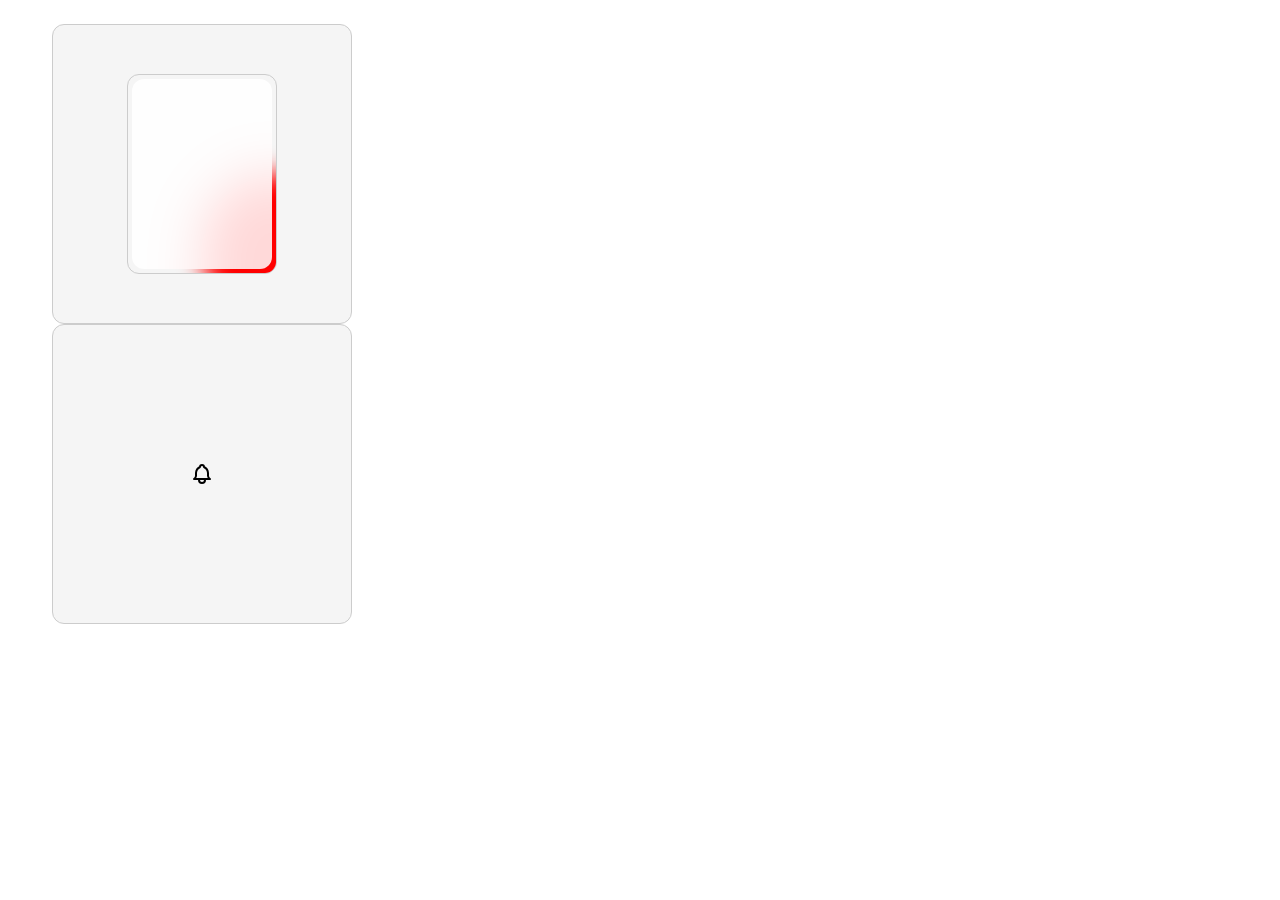
<file: css-temp/temp.html>
<!DOCTYPE html>
<html lang="en">

<head>
    <meta charset="UTF-8">
    <meta name="viewport" content="width=device-width, initial-scale=1.0">
    <title>Template</title>
    <link rel="stylesheet" href="general.css">
    <link rel="stylesheet" href="blob-bg-card.css">
    <link rel="stylesheet" href="shake-icon.css">
</head>

<body>
    <div class="display-box">
        <div class="card">
            <div class="bg"></div>
            <div class="blob"></div>
        </div>
    </div>
    <div class="display-box">
        <label class="icon-shake-btn container">
            <input type="checkbox" checked>
            <svg class="bell-regular" xmlns="http://www.w3.org/2000/svg" width="24" height="24" viewBox="0 0 24 24">
                <path fill="currentColor"
                    d="M14.235 19c.865 0 1.322 1.024.745 1.668A4 4 0 0 1 12 22a4 4 0 0 1-2.98-1.332c-.552-.616-.158-1.579.634-1.661l.11-.006zM12 2c1.358 0 2.506.903 2.875 2.141l.046.171l.008.043a8.01 8.01 0 0 1 4.024 6.069l.028.287L19 11v2.931l.021.136a3 3 0 0 0 1.143 1.847l.167.117l.162.099c.86.487.56 1.766-.377 1.864L20 18H4c-1.028 0-1.387-1.364-.493-1.87a3 3 0 0 0 1.472-2.063L5 13.924l.001-2.97A8 8 0 0 1 8.822 4.5l.248-.146l.01-.043a3 3 0 0 1 2.562-2.29l.182-.017z" />
            </svg>
            <svg class="bell-solid" xmlns="http://www.w3.org/2000/svg" width="24" height="24" viewBox="0 0 24 24">
                <path fill="none" stroke="currentColor" stroke-linecap="round" stroke-linejoin="round" stroke-width="2"
                    d="M10 5a2 2 0 1 1 4 0a7 7 0 0 1 4 6v3a4 4 0 0 0 2 3H4a4 4 0 0 0 2-3v-3a7 7 0 0 1 4-6M9 17v1a3 3 0 0 0 6 0v-1" />
            </svg>
        </label>
    </div>
</body>

</html>
</file>
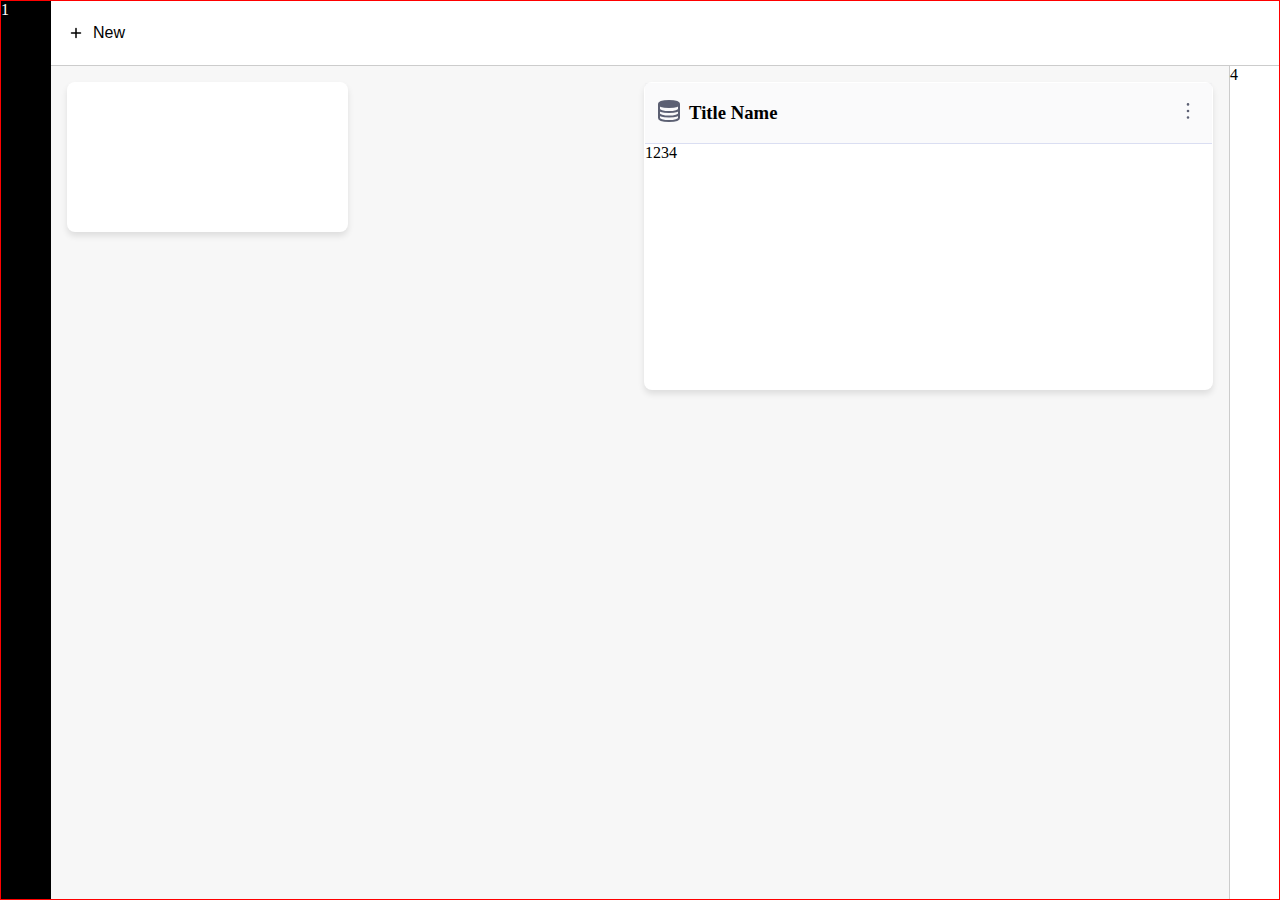
<file: drop-drag/drop-drag.html>
<!DOCTYPE html>
<html lang="en">

<head>
    <meta charset="UTF-8">
    <meta name="viewport" content="width=device-width, initial-scale=1.0">
    <title>Drop & Drag</title>
    <link rel="stylesheet" href="default.css">
    <link rel="stylesheet" href="drop-drag.css">
</head>

<body>
    <div class="main-container grid">
        <div class="grid-container-item side-nav">1</div>
        <div class="grid-container-item topbar">
            <button class="create-new-btn" onclick="alert('Clicked')">New</button>
        </div>
        <div class="grid-container-item main-area">
            <div class="test">
                <div class="dnd-area grid">
                    <div class="drop-shadow hidden"></div>
                    <div class="dnd-items" id="template">
                        <div class="drag-area">
                            <svg xmlns="http://www.w3.org/2000/svg" width="12" height="12" viewBox="0 0 24 24">
                                <path fill="currentColor" fill-rule="evenodd"
                                    d="M22 8a2 2 0 1 1-4 0a2 2 0 0 1 4 0m0 8a2 2 0 1 1-4 0a2 2 0 0 1 4 0m-8 0a2 2 0 1 1-4 0a2 2 0 0 1 4 0M6 8a2 2 0 1 1-4 0a2 2 0 0 1 4 0m0 8a2 2 0 1 1-4 0a2 2 0 0 1 4 0m8-8a2 2 0 1 1-4 0a2 2 0 0 1 4 0"
                                    clip-rule="evenodd" />
                            </svg>
                        </div>
                        <div class="resize-area">
                            <svg xmlns="http://www.w3.org/2000/svg" width="16" height="16" viewBox="0 0 16 16">
                                <path fill="currentColor" fill-rule="evenodd"
                                    d="M14.776 4.284a.75.75 0 0 0-1.06-1.06L3.22 13.72a.75.75 0 1 0 1.06 1.06zm0 5a.75.75 0 0 0-1.06-1.06L8.22 13.72a.75.75 0 1 0 1.06 1.06z"
                                    clip-rule="evenodd" />
                            </svg>
                        </div>
                        <div class="dnd-card-header flex-row">
                            <div class="header-initial-icon">
                                <svg xmlns="http://www.w3.org/2000/svg" width="24" height="24" viewBox="0 0 48 48">
                                    <g fill="none" stroke="currentColor" stroke-linecap="round" stroke-linejoin="round"
                                        stroke-width="4">
                                        <path d="M44 11v27c0 3.314-8.954 6-20 6S4 41.314 4 38V11" />
                                        <path
                                            d="M44 29c0 3.314-8.954 6-20 6S4 32.314 4 29m40-9c0 3.314-8.954 6-20 6S4 23.314 4 20" />
                                        <ellipse cx="24" cy="10" fill="currentColor" rx="20" ry="6" />
                                    </g>
                                </svg>
                            </div>
                            <div class="header-title">
                                <h3>Title Name</h3>
                            </div>
                            <div class="header-more">
                                <svg xmlns="http://www.w3.org/2000/svg" width="24" height="40" viewBox="0 0 1024 1024">
                                    <path fill="currentColor"
                                        d="M456 231a56 56 0 1 0 112 0a56 56 0 1 0-112 0m0 280a56 56 0 1 0 112 0a56 56 0 1 0-112 0m0 280a56 56 0 1 0 112 0a56 56 0 1 0-112 0" />
                                </svg>
                            </div>
                        </div>
                        <div class="dnd-card-content">
                            1234
                        </div>
                    </div>
                    <div class="dnd-items" id="b2">
                        <div class="drag-area">
                            <svg xmlns="http://www.w3.org/2000/svg" width="12" height="12" viewBox="0 0 24 24">
                                <path fill="currentColor" fill-rule="evenodd"
                                    d="M22 8a2 2 0 1 1-4 0a2 2 0 0 1 4 0m0 8a2 2 0 1 1-4 0a2 2 0 0 1 4 0m-8 0a2 2 0 1 1-4 0a2 2 0 0 1 4 0M6 8a2 2 0 1 1-4 0a2 2 0 0 1 4 0m0 8a2 2 0 1 1-4 0a2 2 0 0 1 4 0m8-8a2 2 0 1 1-4 0a2 2 0 0 1 4 0"
                                    clip-rule="evenodd" />
                            </svg>
                        </div>
                        <div class="resize-area">
                            <svg xmlns="http://www.w3.org/2000/svg" width="16" height="16" viewBox="0 0 16 16">
                                <path fill="currentColor" fill-rule="evenodd"
                                    d="M14.776 4.284a.75.75 0 0 0-1.06-1.06L3.22 13.72a.75.75 0 1 0 1.06 1.06zm0 5a.75.75 0 0 0-1.06-1.06L8.22 13.72a.75.75 0 1 0 1.06 1.06z"
                                    clip-rule="evenodd" />
                            </svg>
                        </div>
                    </div>
                </div>
            </div>
        </div>
        <div class="grid-container-item right-side-bar">4</div>
    </div>

    <script src="drag.js"></script>
</body>

</html>
</file>
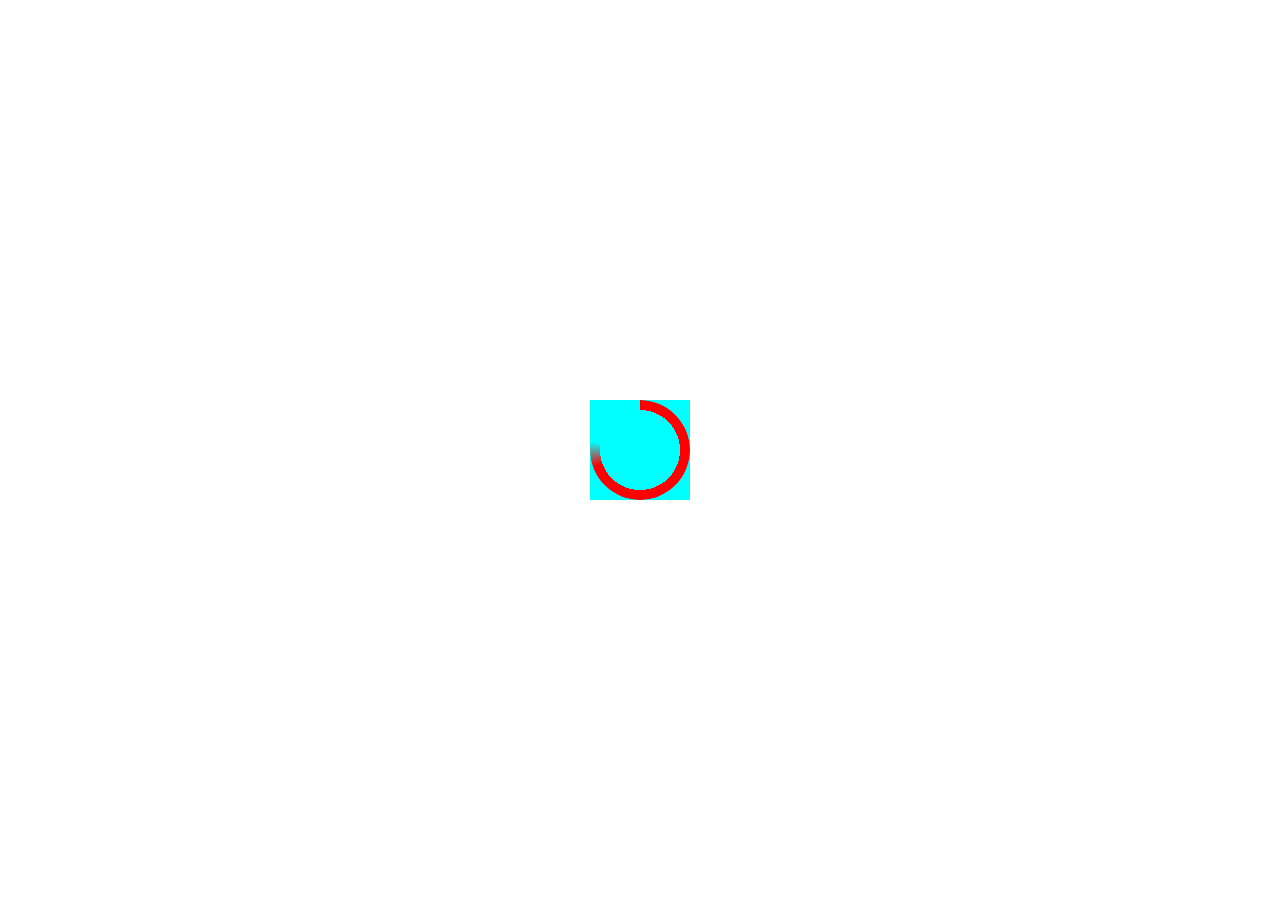
<file: loading/loading.html>
<!DOCTYPE html>
<html lang="en">

<head>
    <meta charset="UTF-8">
    <meta name="viewport" content="width=device-width, initial-scale=1.0">
    <title>Loading</title>
    <link rel="stylesheet" href="loading.css">
</head>

<body>
    <div class="container">
        <div class="loading"></div>
    </div>
</body>

</html>
</file>
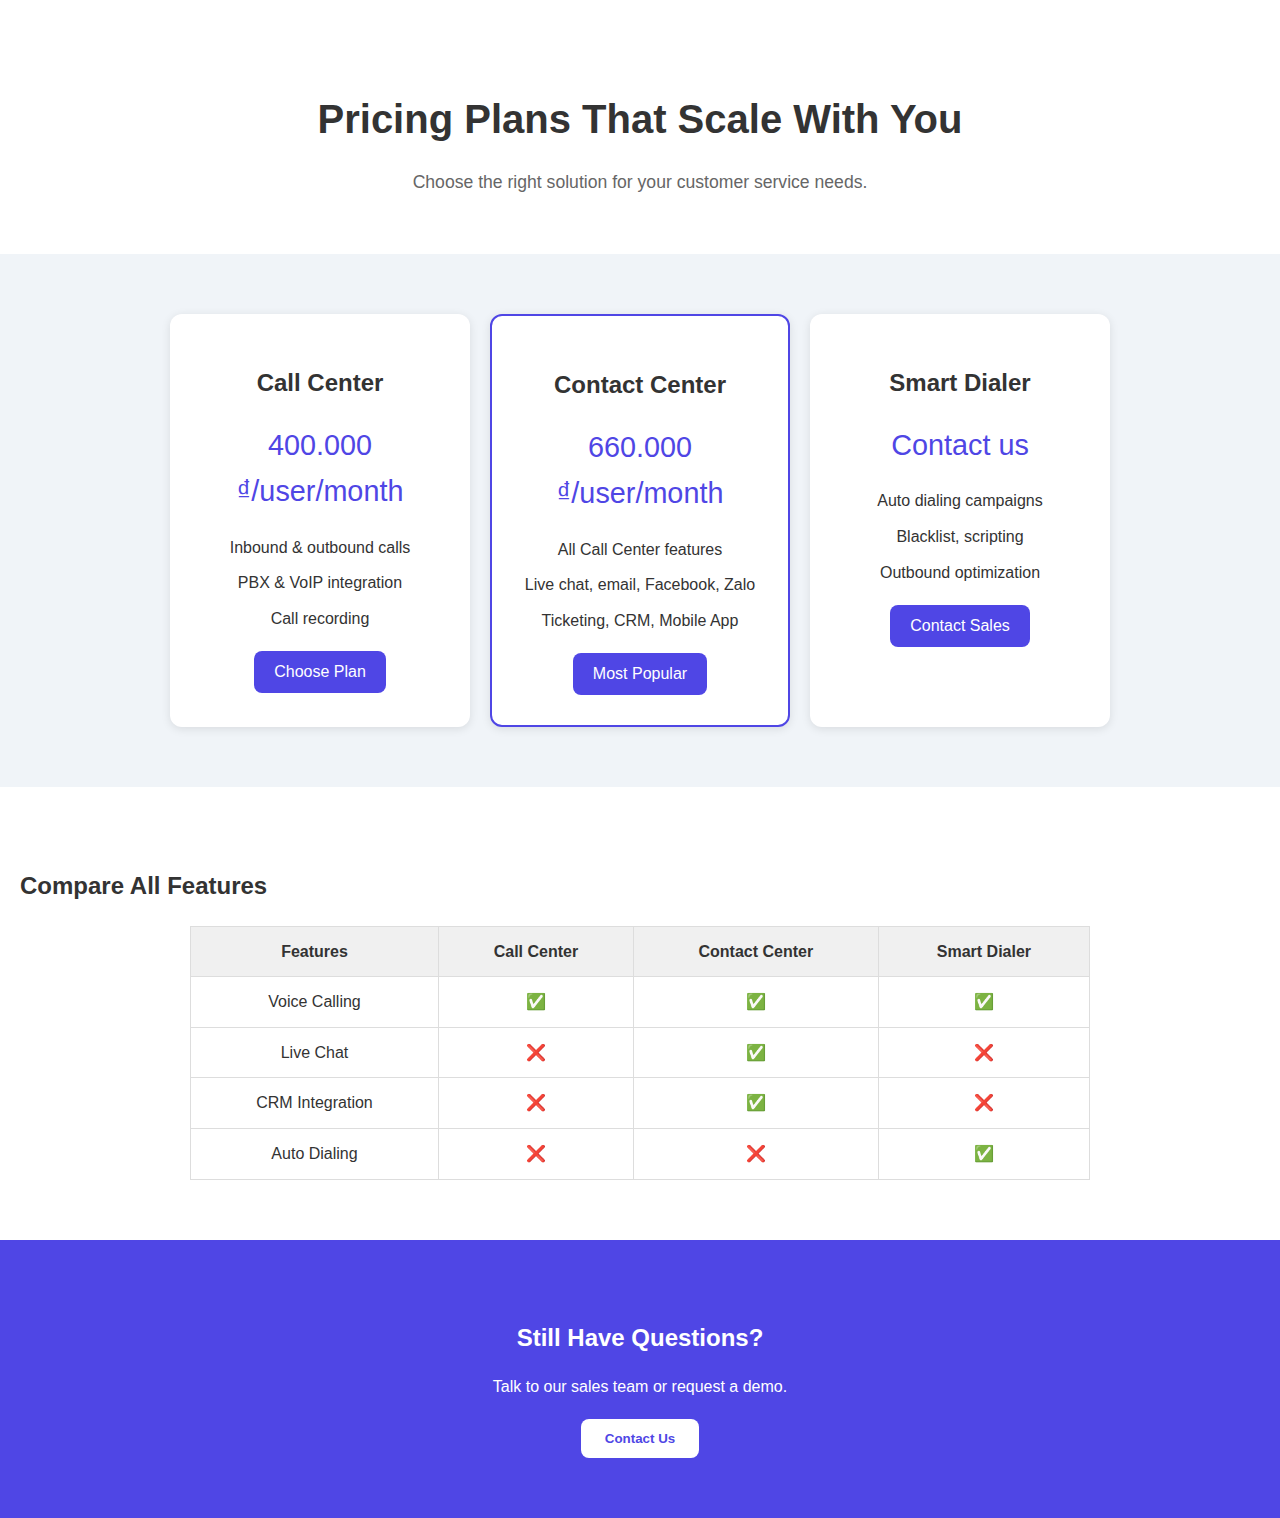
<file: pricing-page/demo2.html>
<!DOCTYPE html>
<html lang="en">

<head>
    <meta charset="UTF-8" />
    <meta name="viewport" content="width=device-width, initial-scale=1.0" />
    <title>Pricing - Caresoft</title>
    <link rel="stylesheet" href="style2.css" />
</head>

<body>

    <header class="hero">
        <h1>Pricing Plans That Scale With You</h1>
        <p>Choose the right solution for your customer service needs.</p>
    </header>

    <section class="pricing-section">
        <div class="pricing-grid">
            <div class="plan-card">
                <h2>Call Center</h2>
                <p class="price">400.000 ₫<span>/user/month</span></p>
                <ul>
                    <li>Inbound & outbound calls</li>
                    <li>PBX & VoIP integration</li>
                    <li>Call recording</li>
                </ul>
                <button>Choose Plan</button>
            </div>

            <div class="plan-card featured">
                <h2>Contact Center</h2>
                <p class="price">660.000 ₫<span>/user/month</span></p>
                <ul>
                    <li>All Call Center features</li>
                    <li>Live chat, email, Facebook, Zalo</li>
                    <li>Ticketing, CRM, Mobile App</li>
                </ul>
                <button>Most Popular</button>
            </div>

            <div class="plan-card">
                <h2>Smart Dialer</h2>
                <p class="price">Contact us</p>
                <ul>
                    <li>Auto dialing campaigns</li>
                    <li>Blacklist, scripting</li>
                    <li>Outbound optimization</li>
                </ul>
                <button>Contact Sales</button>
            </div>
        </div>
    </section>

    <section class="comparison-section">
        <h2>Compare All Features</h2>
        <table>
            <thead>
                <tr>
                    <th>Features</th>
                    <th>Call Center</th>
                    <th>Contact Center</th>
                    <th>Smart Dialer</th>
                </tr>
            </thead>
            <tbody>
                <tr>
                    <td>Voice Calling</td>
                    <td>✅</td>
                    <td>✅</td>
                    <td>✅</td>
                </tr>
                <tr>
                    <td>Live Chat</td>
                    <td>❌</td>
                    <td>✅</td>
                    <td>❌</td>
                </tr>
                <tr>
                    <td>CRM Integration</td>
                    <td>❌</td>
                    <td>✅</td>
                    <td>❌</td>
                </tr>
                <tr>
                    <td>Auto Dialing</td>
                    <td>❌</td>
                    <td>❌</td>
                    <td>✅</td>
                </tr>
                <!-- Add more rows as needed -->
            </tbody>
        </table>
    </section>

    <section class="cta-section">
        <h2>Still Have Questions?</h2>
        <p>Talk to our sales team or request a demo.</p>
        <button>Contact Us</button>
    </section>

</body>

</html>
</file>
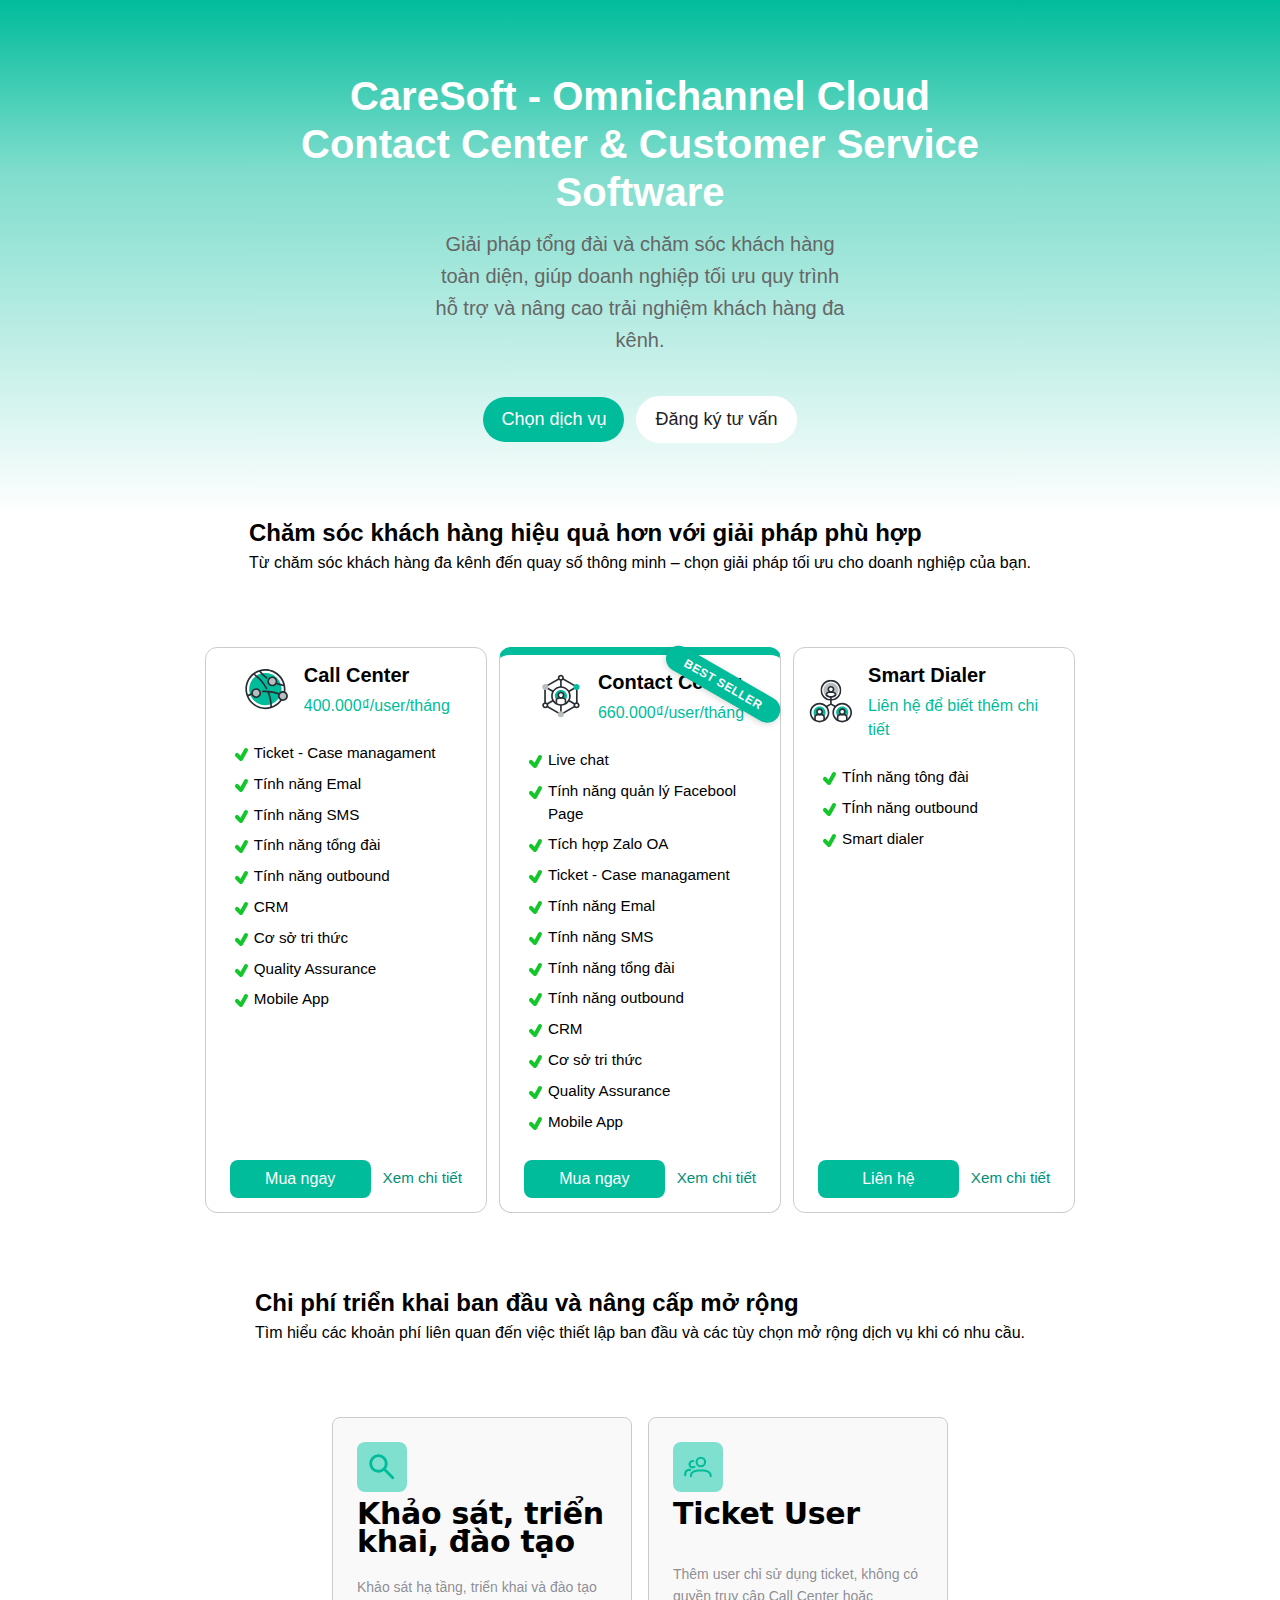
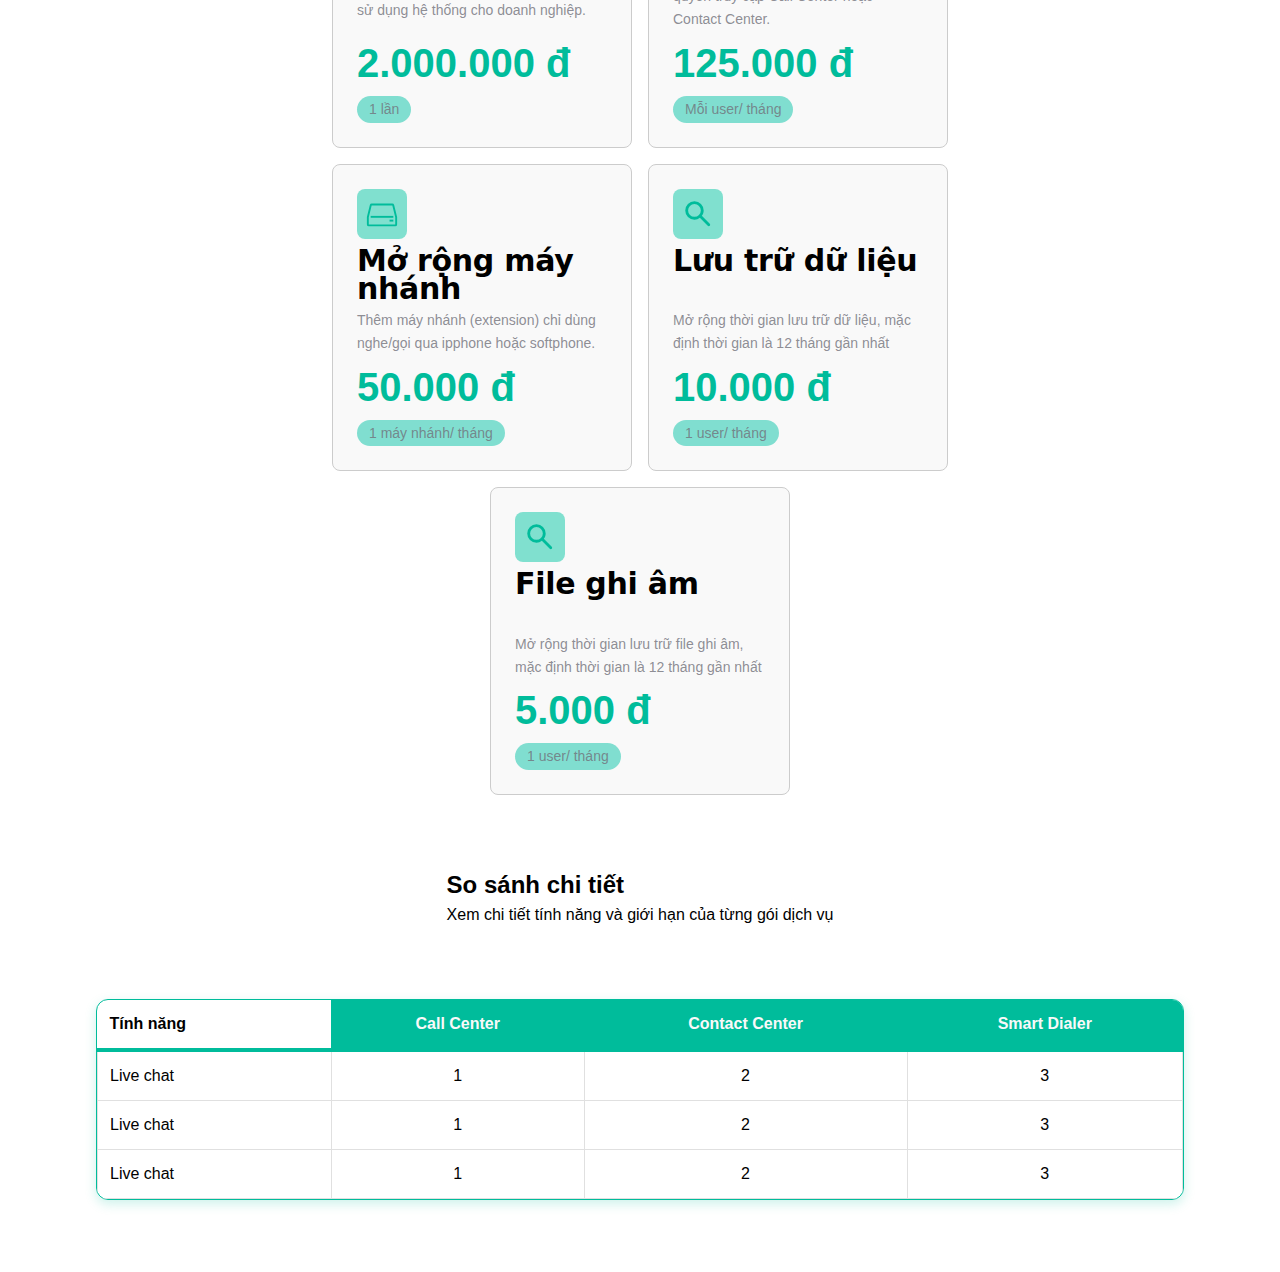
<file: pricing-page/pricing-page.html>
<!DOCTYPE html>
<html lang="en">

<head>
    <meta charset="UTF-8">
    <meta name="viewport" content="width=device-width, initial-scale=1.0">
    <title>Bảng giá Caresoft</title>
    <link href="https://fonts.googleapis.com/css2?family=Poppins:wght@400;600;700&display=swap" rel="stylesheet">
    <link rel="stylesheet" href="default.css">
    <link rel="stylesheet" href="hero-section.css">
    <link rel="stylesheet" href="card-section.css">
    <link rel="stylesheet" href="more.css">
</head>

<body>
    <section class="container">
        <div class="section hero-section">
            <div class="hero-text">
                <h1>CareSoft - Omnichannel Cloud Contact Center & Customer Service Software</h1>
                <p>Giải pháp tổng đài và chăm sóc khách hàng toàn diện, giúp doanh nghiệp tối ưu quy trình hỗ trợ và
                    nâng cao trải nghiệm khách hàng đa kênh.</p>
            </div>
            <div class="hero-btns">
                <button class="pills primary-btn">Chọn dịch vụ</button>
                <button class="pills secondary-btn">Đăng ký tư vấn</button>
            </div>
        </div>
    </section>
    <section class="container">
        <div class="section-title">
            <h2>Chăm sóc khách hàng hiệu quả hơn với giải pháp phù hợp</h2>
            <p>Từ chăm sóc khách hàng đa kênh đến quay số thông minh – chọn giải pháp tối ưu cho doanh nghiệp của bạn.
            </p>
        </div>
        <div class="section card-section">
            <div class="card-grid">
                <div class="card">
                    <div class="card-head">
                        <div class="icon">
                            <img src="img/icon-srv-5.svg" alt="Pro Icon" />
                        </div>
                        <h3 class="plan-title">Call Center</h3>
                        <p class="plan-price">400.000₫/user/tháng</p>
                    </div>

                    <div class="card-content">
                        <ul class="features">
                            <li>Ticket - Case managament</li>
                            <li>Tính năng Emal</li>
                            <li>Tính năng SMS</li>
                            <li>Tính năng tổng đài</li>
                            <li>Tính năng outbound</li>
                            <li>CRM</li>
                            <li>Cơ sở tri thức</li>
                            <li>Quality Assurance</li>
                            <li>Mobile App</li>
                        </ul>
                    </div>

                    <div class="card-footer">
                        <button class="buy-btn">Mua ngay</button>
                        <a href="#" class="secondary-link">Xem chi tiết</a>
                    </div>
                </div>
                <div class="card best-seller">
                    <div class="badge">Best Seller</div>
                    <div class="card-head">
                        <div class="icon">
                            <img src="img/icon-srv-6.svg" alt="Pro Icon" />
                        </div>
                        <h3 class="plan-title">Contact Center</h3>
                        <p class="plan-price">660.000₫/user/tháng</p>
                    </div>

                    <div class="card-content">
                        <ul class="features">
                            <li>Live chat</li>
                            <li>Tính năng quản lý Facebool Page</li>
                            <li>Tích hợp Zalo OA</li>
                            <li>Ticket - Case managament</li>
                            <li>Tính năng Emal</li>
                            <li>Tính năng SMS</li>
                            <li>Tính năng tổng đài</li>
                            <li>Tính năng outbound</li>
                            <li>CRM</li>
                            <li>Cơ sở tri thức</li>
                            <li>Quality Assurance</li>
                            <li>Mobile App</li>
                        </ul>
                    </div>

                    <div class="card-footer">
                        <button class="buy-btn">Mua ngay</button>
                        <a href="#" class="secondary-link">Xem chi tiết</a>
                    </div>
                </div>
                <div class="card">
                    <div class="card-head">
                        <div class="icon">
                            <img src="img/icon-srv-7.svg" alt="Pro Icon" />
                        </div>
                        <h3 class="plan-title">Smart Dialer</h3>
                        <p class="plan-price">Liên hệ để biết thêm chi tiết</p>
                    </div>

                    <div class="card-content">
                        <ul class="features">
                            <li>TÍnh năng tông đài</li>
                            <li>TÍnh năng outbound</li>
                            <li>Smart dialer
                                <!-- <ul class="small-features">
                                    <li>Tích hợp các công nghệ quay số với hệ thống Call Center/ Contact Center</li>
                                    <li>Automatic Call</li>
                                    <li>Predictive Call</li>
                                    <li>Preview Call</li>
                                </ul> -->
                            </li>
                        </ul>
                    </div>

                    <div class="card-footer">
                        <button class="buy-btn">Liên hệ</button>
                        <a href="#" class="secondary-link">Xem chi tiết</a>
                    </div>
                </div>
            </div>
        </div>
    </section>

    <section class="container">
        <div class="section-title">
            <h2>Chi phí triển khai ban đầu và nâng cấp mở rộng</h2>
            <p>Tìm hiểu các khoản phí liên quan đến việc thiết lập ban đầu và các tùy chọn mở rộng dịch vụ khi có nhu
                cầu.</p>
        </div>
        <div class="section extra-fee">
            <!-- <div class="extra-wrapper">
                <div class="extra-nav">
                    <div class="icon">
                        <svg xmlns="http://www.w3.org/2000/svg" width="40px" height="40px" viewBox="0 0 512 512">
                            <path fill="currentColor"
                                d="M469.54 120.52a16 16 0 0 0-25.54-4L382.56 178a16.12 16.12 0 0 1-22.63 0l-26.56-26.6a16 16 0 0 1 0-22.63l61.18-61.19a16 16 0 0 0-4.78-25.92C343.56 21 285.88 31.78 249.51 67.88c-30.9 30.68-40.11 78.62-25.25 131.53a15.89 15.89 0 0 1-4.49 16L53.29 367.46a64.17 64.17 0 1 0 90.6 90.64l153.68-166.85a15.9 15.9 0 0 1 15.77-4.57a179.3 179.3 0 0 0 46.22 6.37c33.4 0 62.71-10.81 83.85-31.64c39.15-38.57 45.12-103.99 26.13-140.89M99.48 447.15a32 32 0 1 1 28.34-28.35a32 32 0 0 1-28.34 28.35" />
                        </svg>
                    </div>
                    <div class="icon">
                        <svg xmlns="http://www.w3.org/2000/svg" width="40px" height="40px" viewBox="0 0 24 24">
                            <path fill="currentColor"
                                d="M2 20v-2h10v2zm3-3q-.825 0-1.412-.587T3 15V6q0-.825.588-1.412T5 4h14q.825 0 1.413.588T21 6H5v9h7v2zm15 1v-8h-4v8zm-4.5 2q-.625 0-1.062-.437T14 18.5v-9q0-.625.438-1.062T15.5 8h5q.625 0 1.063.438T22 9.5v9q0 .625-.437 1.063T20.5 20zm2.5-7.5q.325 0 .538-.225t.212-.525q0-.325-.213-.537T18 11q-.3 0-.525.213t-.225.537q0 .3.225.525T18 12.5m0 1.5" />
                        </svg>
                    </div>
                    <div class="icon">
                        <svg xmlns="http://www.w3.org/2000/svg" width="40px" height="40px" viewBox="0 0 24 24">
                            <path fill="currentColor"
                                d="M4 20q-.825 0-1.412-.587T2 18V6q0-.825.588-1.412T4 4h5.175q.4 0 .763.15t.637.425L12 6h8q.825 0 1.413.588T22 8v10q0 .825-.587 1.413T20 20zm0-2h16V8h-8.825l-2-2H4zm0 0V6z" />
                        </svg>
                    </div>
                </div>

                <div class="extra-content" id="content-1">
                    <div class="content-title">Thiết lập ban đầu</div>
                    <div class="text">
                        <p>Chi phí khảo sát hạ tầng, triển khai, đào tạo</p>
                        <p>Thu 1 lần đầu tiên</p>
                        <p class="price">2,000,000 ₫</p>
                    </div>
                    <div class="img"><img src="" alt=""></div>
                </div>
            </div> -->
            <div class="flex-wrapper">
                <div class="flex-item">
                    <div class="card-title">
                        <div class="icon">
                            <svg xmlns="http://www.w3.org/2000/svg" width="40px" height="40px" viewBox="0 0 24 24">
                                <path fill="currentColor"
                                    d="M9.5 16q-2.725 0-4.612-1.888T3 9.5t1.888-4.612T9.5 3t4.613 1.888T16 9.5q0 1.1-.35 2.075T14.7 13.3l5.6 5.6q.275.275.275.7t-.275.7t-.7.275t-.7-.275l-5.6-5.6q-.75.6-1.725.95T9.5 16m0-2q1.875 0 3.188-1.312T14 9.5t-1.312-3.187T9.5 5T6.313 6.313T5 9.5t1.313 3.188T9.5 14" />
                            </svg>
                        </div>
                        <h2>Khảo sát, triển khai, đào tạo</h2>
                    </div>
                    <div class="card-content">
                        <p class="description">Khảo sát hạ tầng, triển khai và đào tạo sử dụng hệ thống cho doanh
                            nghiệp.</p>
                        <p class="money">2.000.000 đ</p>
                        <p class="rate">1 lần</p>
                    </div>
                </div>
                <div class="flex-item">
                    <div class="card-title">
                        <div class="icon">
                            <svg xmlns="http://www.w3.org/2000/svg" width="40px" height="40px" viewBox="0 0 24 24">
                                <path fill="currentColor"
                                    d="M14 12.25a3.75 3.75 0 1 1 3.75-3.75A3.75 3.75 0 0 1 14 12.25m0-6a2.25 2.25 0 1 0 2.25 2.25A2.25 2.25 0 0 0 14 6.25m7 13a.76.76 0 0 1-.75-.75c0-1.95-1.06-3.25-6.25-3.25s-6.25 1.3-6.25 3.25a.75.75 0 0 1-1.5 0c0-4.75 5.43-4.75 7.75-4.75s7.75 0 7.75 4.75a.76.76 0 0 1-.75.75M8.32 13.06H8a3 3 0 1 1 .58-6a.75.75 0 1 1-.15 1.49a1.46 1.46 0 0 0-1.09.34a1.47 1.47 0 0 0-.54 1a1.49 1.49 0 0 0 1.35 1.64a1.53 1.53 0 0 0 .93-.22a.75.75 0 0 1 .79 1.28a3 3 0 0 1-1.55.47M3 18.5a.76.76 0 0 1-.75-.75c0-2.7.72-4.5 4.25-4.5a.75.75 0 0 1 0 1.5c-2.35 0-2.75.75-2.75 3a.76.76 0 0 1-.75.75" />
                            </svg>
                        </div>
                        <h2>Ticket User</h2>
                    </div>
                    <div class="card-content">
                        <p class="description">Thêm user chỉ sử dụng ticket, không có quyền truy cập Call Center hoặc
                            Contact Center.</p>
                        <p class="money">125.000 đ</p>
                        <p class="rate">Mỗi user/ tháng</p>
                    </div>
                </div>
                <div class="flex-item">
                    <div class="card-title">
                        <div class="icon">
                            <svg xmlns="http://www.w3.org/2000/svg" width="40px" height="40px" viewBox="0 0 36 36">
                                <path fill="currentColor"
                                    d="M34 21.08L30.86 8.43A2 2 0 0 0 28.94 7H7.06a2 2 0 0 0-1.93 1.47L2 21.08a1 1 0 0 0 0 .24V29a2 2 0 0 0 2 2h28a2 2 0 0 0 2-2v-7.69a1 1 0 0 0 0-.23M4 29v-7.56L7.06 9h21.87L32 21.44V29Z"
                                    class="clr-i-outline clr-i-outline-path-1" />
                                <path fill="currentColor" d="M6 20h24v2H6z"
                                    class="clr-i-outline clr-i-outline-path-2" />
                                <path fill="currentColor" d="M26 24h4v2h-4z"
                                    class="clr-i-outline clr-i-outline-path-3" />
                                <path fill="none" d="M0 0h36v36H0z" />
                            </svg>
                        </div>
                        <h2>Mở rộng máy nhánh</h2>
                    </div>
                    <div class="card-content">
                        <p class="description">Thêm máy nhánh (extension) chỉ dùng nghe/gọi qua ipphone hoặc softphone.
                        </p>
                        <p class="money">50.000 đ</p>
                        <p class="rate">1 máy nhánh/ tháng</p>
                    </div>
                </div>
                <div class="flex-item">
                    <div class="card-title">
                        <div class="icon">
                            <svg xmlns="http://www.w3.org/2000/svg" width="40px" height="40px" viewBox="0 0 24 24">
                                <path fill="currentColor"
                                    d="M9.5 16q-2.725 0-4.612-1.888T3 9.5t1.888-4.612T9.5 3t4.613 1.888T16 9.5q0 1.1-.35 2.075T14.7 13.3l5.6 5.6q.275.275.275.7t-.275.7t-.7.275t-.7-.275l-5.6-5.6q-.75.6-1.725.95T9.5 16m0-2q1.875 0 3.188-1.312T14 9.5t-1.312-3.187T9.5 5T6.313 6.313T5 9.5t1.313 3.188T9.5 14" />
                            </svg>
                        </div>
                        <h2>Lưu trữ dữ liệu</h2>
                    </div>
                    <div class="card-content">
                        <p class="description">Mở rộng thời gian lưu trữ dữ liệu, mặc định thời gian là 12 tháng gần
                            nhất</p>
                        <p class="money">10.000 đ</p>
                        <p class="rate">1 user/ tháng</p>
                    </div>
                </div>
                <div class="flex-item">
                    <div class="card-title">
                        <div class="icon">
                            <svg xmlns="http://www.w3.org/2000/svg" width="40px" height="40px" viewBox="0 0 24 24">
                                <path fill="currentColor"
                                    d="M9.5 16q-2.725 0-4.612-1.888T3 9.5t1.888-4.612T9.5 3t4.613 1.888T16 9.5q0 1.1-.35 2.075T14.7 13.3l5.6 5.6q.275.275.275.7t-.275.7t-.7.275t-.7-.275l-5.6-5.6q-.75.6-1.725.95T9.5 16m0-2q1.875 0 3.188-1.312T14 9.5t-1.312-3.187T9.5 5T6.313 6.313T5 9.5t1.313 3.188T9.5 14" />
                            </svg>
                        </div>
                        <h2>File ghi âm</h2>
                    </div>
                    <div class="card-content">
                        <p class="description">Mở rộng thời gian lưu trữ file ghi âm, mặc định thời gian là 12 tháng gần
                            nhất</p>
                        <p class="money">5.000 đ</p>
                        <p class="rate">1 user/ tháng</p>
                    </div>
                </div>
            </div>
        </div>
    </section>

    <section class="container">
        <div class="section-title">
            <h2>So sánh chi tiết</h2>
            <p>Xem chi tiết tính năng và giới hạn của từng gói dịch vụ</p>
        </div>
        <div class="section table-section">
            <div class="table-wrapper">
                <table id="feature-table">
                    <thead>
                        <tr>
                            <th class="align-left">Tính năng</th>
                            <th>Call Center</th>
                            <th>Contact Center</th>
                            <th>Smart Dialer</th>
                        </tr>
                    </thead>
                    <tbody>
                        <tr>
                            <td class="align-left">Live chat</td>
                            <td>1</td>
                            <td>2</td>
                            <td>3</td>
                        </tr>
                        <tr>
                            <td class="align-left">Live chat</td>
                            <td>1</td>
                            <td>2</td>
                            <td>3</td>
                        </tr>
                        <tr>
                            <td class="align-left">Live chat</td>
                            <td>1</td>
                            <td>2</td>
                            <td>3</td>
                        </tr>
                    </tbody>
                </table>
            </div>
        </div>
    </section>

    <script src="table-hover.js"></script>
    <!-- <script src="extra-fee-order.js"></script> -->
</body>

</html>
</file>
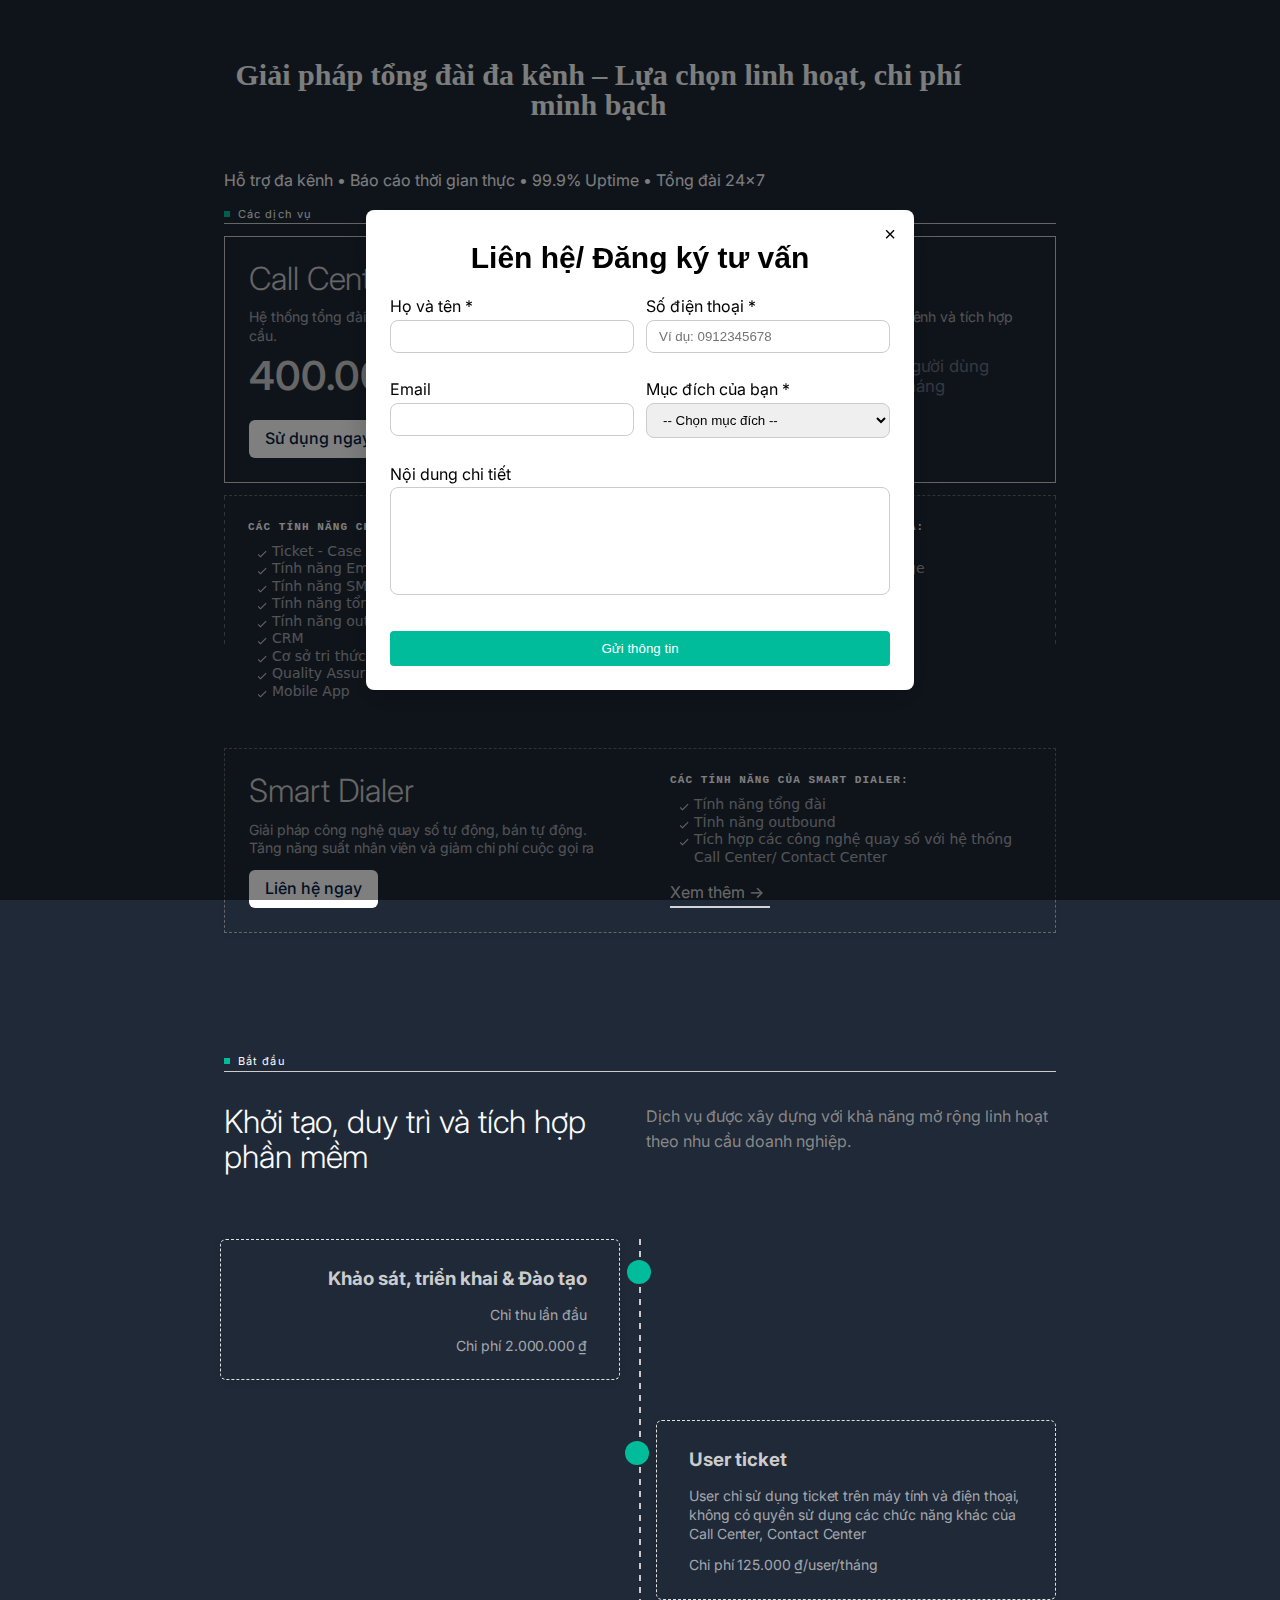
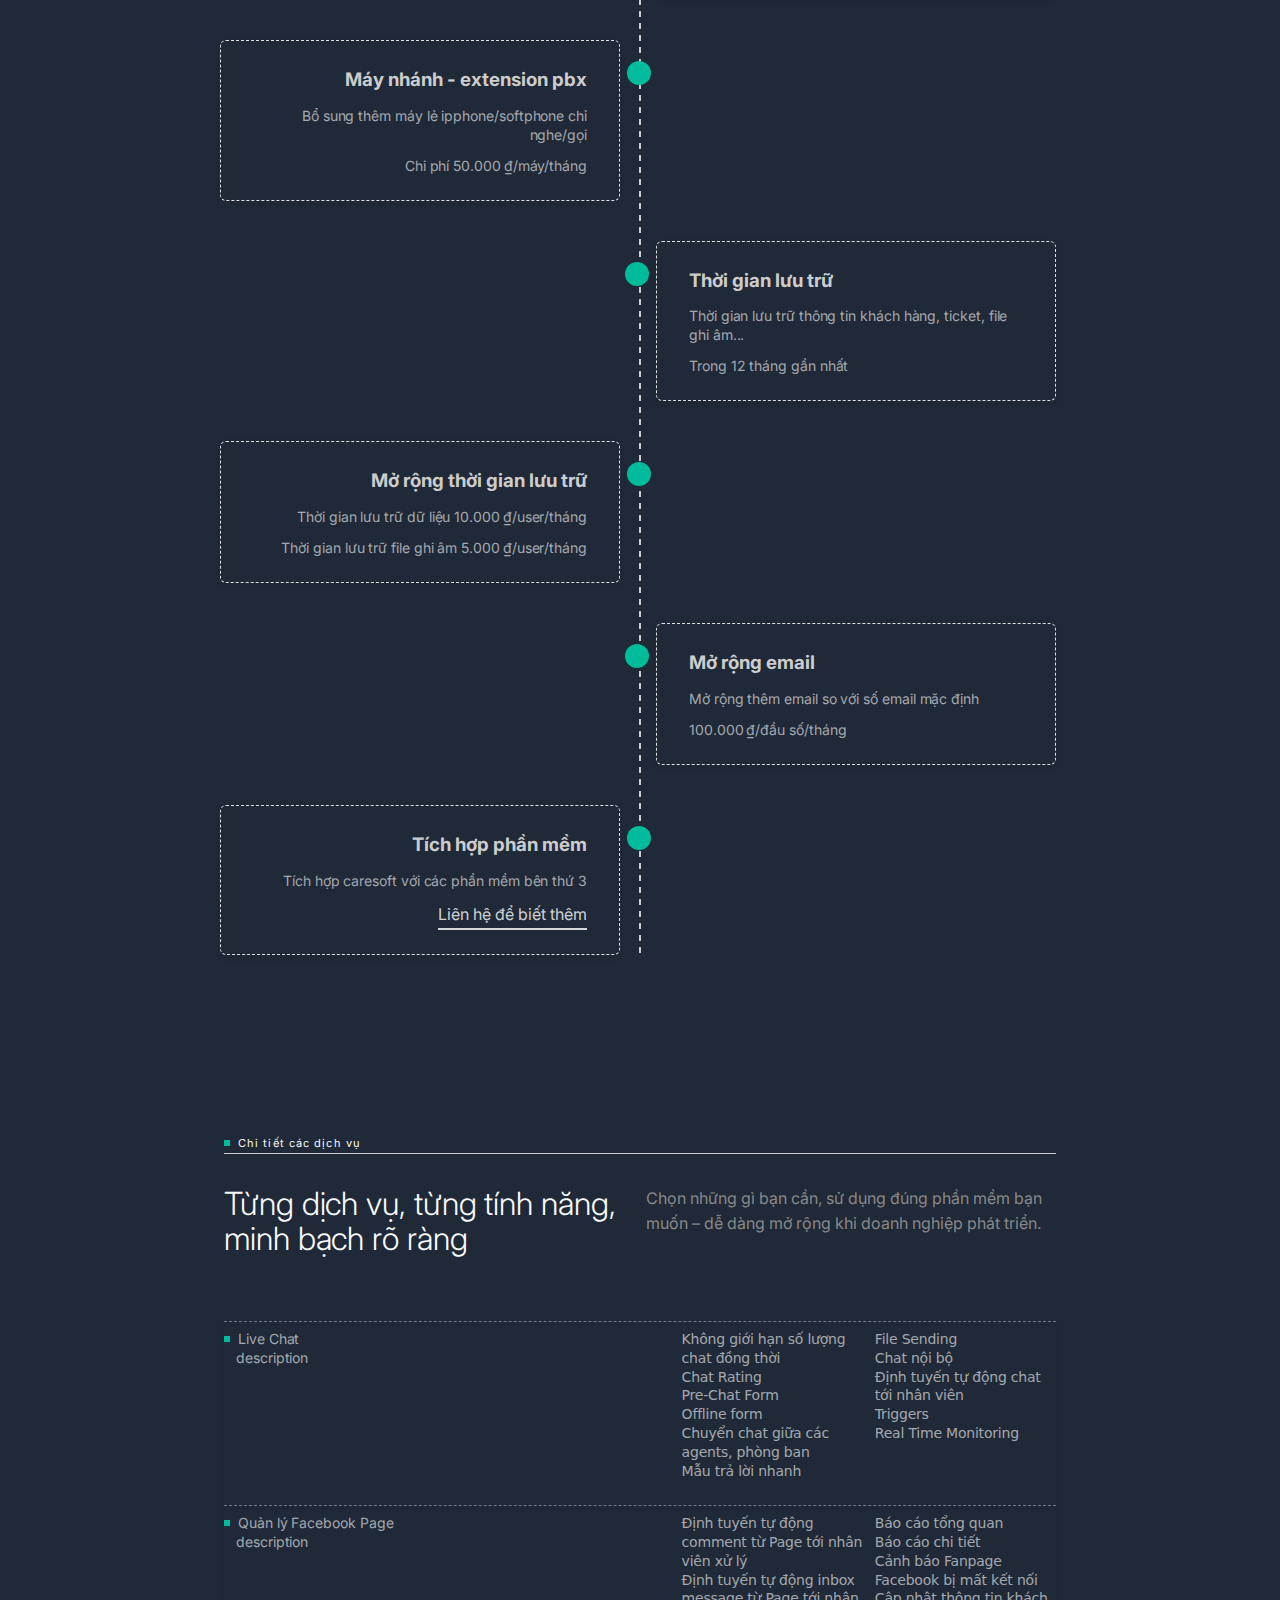
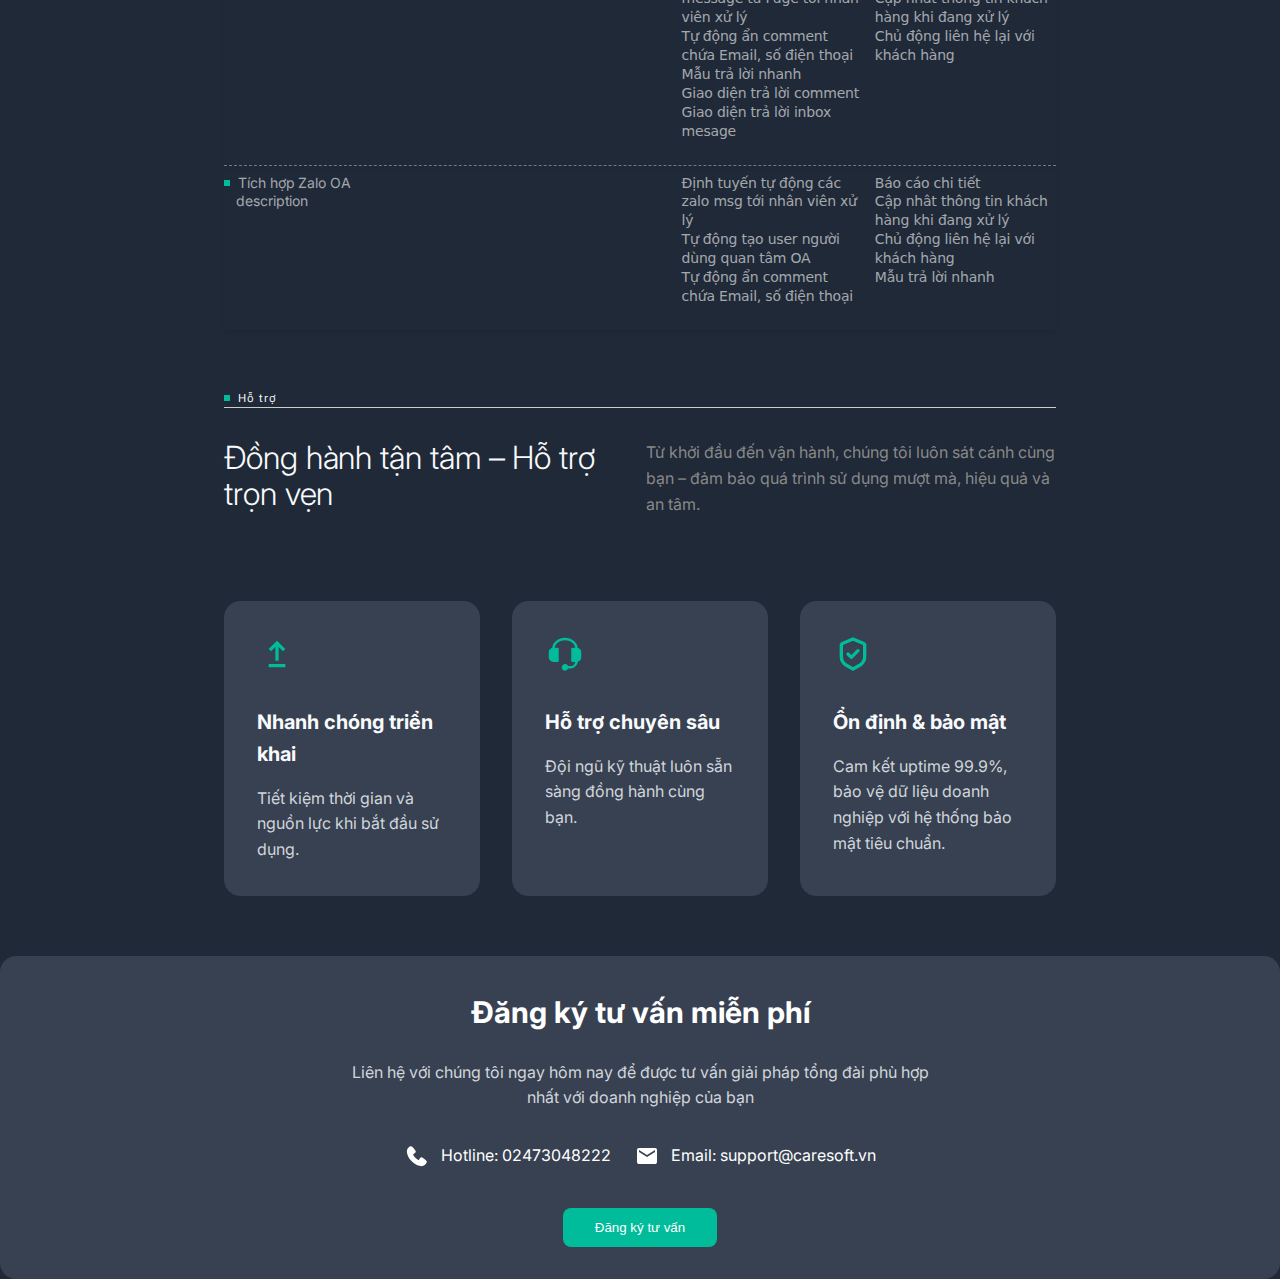
<file: pricing-page/source code/index-demo.html>
<!DOCTYPE html>
<html lang="vi">

<head>
    <meta charset="UTF-8" />
    <meta name="viewport" content="width=device-width, initial-scale=1.0" />
    <title>Bảng Giá Caresoft</title>
    <link href="https://fonts.googleapis.com/css2?family=Inter:wght@400;600;700&display=swap" rel="stylesheet">
    <link rel="stylesheet" href="styles.css">
    <link rel="stylesheet" href="form.css">
</head>

<body>
    <section class="section">
        <h2 class="section-title">Giải pháp tổng đài đa kênh – Lựa chọn linh hoạt, chi phí minh bạch</h2>
        <p>Hỗ trợ đa kênh • Báo cáo thời gian thực • 99.9% Uptime • Tổng đài 24×7</p>
        <p class="head-tag">Các dịch vụ</p>
        <div class="card-grid service-grid">
            <div class="call-center">
                <div class="card">
                    <h2>Call Center</h2>
                    <p>Hệ thống tổng đài toàn diện, đáp ứng đa dạng nhu cầu.</p>
                    <div class="price-row">
                        <div class="price-value">400.000 ₫</div>
                        <div class="price-unit">
                            <div>mỗi người dùng</div>
                            <div>mỗi tháng</div>
                        </div>
                    </div>
                    <div class="card-btn">
                        <a class="btn-primary btn-open-form">Sử dụng ngay</a>
                        <a href="#detail" class="btn-link">Xem chi tiết</a>
                    </div>
                </div>
                <div class="features">
                    <h4>Các tính năng chính:</h4>
                    <ul>
                        <li>Ticket - Case managament</li>
                        <li>Tính năng Emal</li>
                        <li>Tính năng SMS</li>
                        <li>Tính năng tổng đài</li>
                        <li>Tính năng outbound</li>
                        <li>CRM</li>
                        <li>Cơ sở tri thức</li>
                        <li>Quality Assurance</li>
                        <li>Mobile App</li>
                    </ul>
                </div>
            </div>
            <div class="contact-center">
                <div class="card">
                    <h2>Contact Center</h2>
                    <p>Giải pháp tương tác khách hàng đa kênh và tích hợp hệ thống hợp nhất.</p>
                    <div class="price-row">
                        <div class="price-value">660.000 ₫</div>
                        <div class="price-unit">
                            <div>mỗi người dùng</div>
                            <div>mỗi tháng</div>
                        </div>
                    </div>
                    <div class="card-btn">
                        <a class="btn-primary btn-open-form">Sử dụng ngay</a>
                        <a href="#detail" class="btn-link">Xem chi tiết</a>
                    </div>
                </div>
                <div class="features">
                    <h4>Các tính năng của Call Center và:</h4>
                    <ul>
                        <li>Live chat</li>
                        <li>Tính năng quản lý Facebool Page</li>
                        <li>Tích hợp Zalo OA</li>
                    </ul>
                </div>
            </div>
            <div class="card smart-dialer">
                <div class="smart-dialer-content">
                    <h2>Smart Dialer</h2>
                    <p>Giải pháp công nghệ quay số tự động, bán tự động. Tăng năng suất nhân viên và giảm chi phí cuộc
                        gọi ra</p>
                    <div class="card-btn">
                        <a class="btn-primary btn-open-form">Liên hệ ngay</a>
                    </div>
                </div>
                <div class="features">
                    <h4>Các tính năng của Smart dialer:</h4>
                    <ul>
                        <li>Tính năng tổng đài</li>
                        <li>TÍnh năng outbound</li>
                        <li>Tích hợp các công nghệ quay số với hệ thống Call Center/ Contact Center </li>
                        <!-- <li>Automatic Call</li>
                        <li>Predictive Call</li>
                        <li>Preview Call</li>
                        <li>Thiết lập thực hiện chiến dịch theo kịch bản</li> -->
                    </ul>
                    <a href="#detail" class="btn-link">Xem thêm -></a>
                </div>
            </div>
        </div>
    </section>

    <section class="section timeline-section">
        <p class="head-tag">Bắt đầu</p>
        <div class="header">
            <div class="title">
                <h2>Khởi tạo, duy trì và tích hợp phần mềm</h2>
                <p class="subtitle">Dịch vụ được xây dựng với khả năng mở rộng linh hoạt theo nhu cầu doanh nghiệp.</p>
            </div>
        </div>
        <div class="timeline">
            <div class="timeline-item left">
                <div class="content card">
                    <h3>Khảo sát, triển khai & Đào tạo</h3>
                    <p>Chỉ thu lần đầu</p>
                    <p>Chi phí 2.000.000 ₫</p>
                </div>
            </div>
            <div class="timeline-item right">
                <div class="content card">
                    <h3>User ticket</h3>
                    <p>User chỉ sử dụng ticket trên máy tính và điện thoại, không có quyền sử dụng các chức năng khác
                        của Call Center, Contact Center</p>
                    <p>Chi phí 125.000 ₫/user/tháng</p>
                </div>
            </div>
            <div class="timeline-item left">
                <div class="content card">
                    <h3>Máy nhánh - extension pbx</h3>
                    <p>Bổ sung thêm máy lẻ ipphone/softphone chỉ nghe/gọi</p>
                    <p>Chi phí 50.000 ₫/máy/tháng</p>
                </div>
            </div>
            <div class="timeline-item right">
                <div class="content card">
                    <h3>Thời gian lưu trữ</h3>
                    <p>Thời gian lưu trữ thông tin khách hàng, ticket, file ghi âm...</p>
                    <p>Trong 12 tháng gần nhất</p>
                </div>
            </div>
            <div class="timeline-item left">
                <div class="content card">
                    <h3>Mở rộng thời gian lưu trữ</h3>
                    <p>Thời gian lưu trữ dữ liệu 10.000 ₫/user/tháng</p>
                    <p>Thời gian lưu trữ file ghi âm 5.000 ₫/user/tháng</p>
                </div>
            </div>
            <div class="timeline-item right">
                <div class="content card">
                    <h3>Mở rộng email</h3>
                    <p>Mở rộng thêm email so với số email mặc định</p>
                    <p>100.000 ₫/đầu số/tháng</p>
                </div>
            </div>
            <div class="timeline-item left">
                <div class="content card">
                    <h3>Tích hợp phần mềm</h3>
                    <p>Tích hợp caresoft với các phần mềm bên thứ 3</p>
                    <a class="btn-link btn-open-form">Liên hệ để biết thêm</a>
                </div>
            </div>
        </div>
    </section>

    <section class="section service-detail" id="detail">
        <p class="head-tag">Chi tiết các dịch vụ</p>
        <div class="header">
            <div class="title">
                <h2>Từng dịch vụ, từng tính năng, minh bạch rõ ràng</h2>
                <p class="subtitle">Chọn những gì bạn cần, sử dụng đúng phần mềm bạn muốn – dễ dàng mở rộng khi doanh
                    nghiệp phát triển.</p>
            </div>
        </div>
        <div class="services-flex">
            <div class="card">
                <div class="service-title">
                    <p class="head-tag">Live Chat</p>
                    <p class="description">description</p>
                </div>
                <div class="items">
                    <div class="col1">
                        <li>Không giới hạn số lượng chat đồng thời</li>
                        <li>Chat Rating</li>
                        <li>Pre-Chat Form</li>
                        <li>Offline form</li>
                        <li>Chuyển chat giữa các agents, phòng ban</li>
                        <li>Mẫu trả lời nhanh</li>
                    </div>
                    <div class="col2">
                        <li>File Sending</li>
                        <li>Chat nội bộ</li>
                        <li>Định tuyến tự động chat tới nhân viên</li>
                        <li>Triggers</li>
                        <li>Real Time Monitoring </li>
                    </div>
                </div>
            </div>
            <div class="card">
                <div class="service-title">
                    <p class="head-tag">Quản lý Facebook Page</p>
                    <p class="description">description</p>
                </div>
                <div class="items">
                    <div class="col1">
                        <li>Định tuyến tự động comment từ Page tới nhân viên xử lý</li>
                        <li>Định tuyến tự động inbox message từ Page tới nhân viên xử lý</li>
                        <li>Tự động ẩn comment chứa Email, số điện thoại</li>
                        <li>Mẫu trả lời nhanh</li>
                        <li>Giao diện trả lời comment</li>
                        <li>Giao diện trả lời inbox mesage</li>
                    </div>
                    <div class="col2">
                        <li>Báo cáo tổng quan </li>
                        <li>Báo cáo chi tiết </li>
                        <li>Cảnh báo Fanpage Facebook bị mất kết nối </li>
                        <li>Cập nhât thông tin khách hàng khi đang xử lý</li>
                        <li>Chủ động liên hệ lại với khách hàng</li>
                    </div>
                </div>
            </div>
            <div class="card">
                <div class="service-title">
                    <p class="head-tag">Tích hợp Zalo OA</p>
                    <p class="description">description</p>
                </div>
                <div class="items">
                    <div class="col1">
                        <li>Định tuyến tự động các zalo msg tới nhân viên xử lý</li>
                        <li>Tự động tạo user người dùng quan tâm OA</li>
                        <li>Tự động ẩn comment chứa Email, số điện thoại</li>
                    </div>
                    <div class="col2">
                        <li>Báo cáo chi tiết </li>
                        <li>Cập nhât thông tin khách hàng khi đang xử lý</li>
                        <li>Chủ động liên hệ lại với khách hàng</li>
                        <li>Mẫu trả lời nhanh</li>
                    </div>
                </div>
            </div>
        </div>
    </section>

    <section class="section">
        <p class="head-tag">Hỗ trợ</p>
        <div class="header">
            <div class="title">
                <h2>Đồng hành tận tâm – Hỗ trợ trọn vẹn</h2>
                <p class="subtitle">Từ khởi đầu đến vận hành, chúng tôi luôn sát cánh cùng bạn – đảm bảo quá trình sử
                    dụng mượt mà, hiệu quả và an tâm.</p>
            </div>
        </div>
        <div class="benefits-grid">
            <div class="benefit-card">
                <div class="benefit-icon">
                    <!-- SVG Icon 1 -->
                    <svg xmlns="http://www.w3.org/2000/svg" width="40" height="40" viewBox="0 0 24 24">
                        <path fill="currentColor"
                            d="M7 20v-2h10v2zm4-4V7.825L8.4 10.4L7 9l5-5l5 5l-1.4 1.4L13 7.825V16z" />
                    </svg>
                </div>
                <h3 class="benefit-title">Nhanh chóng triển khai</h3>
                <p class="benefit-desc">Tiết kiệm thời gian và nguồn lực khi bắt đầu sử dụng.</p>
            </div>

            <div class="benefit-card">
                <div class="benefit-icon">
                    <!-- SVG Icon 2 -->
                    <svg xmlns="http://www.w3.org/2000/svg" width="40" height="40" viewBox="0 0 24 24">
                        <rect width="24" height="24" fill="none" />
                        <path fill="currentColor"
                            d="M4.285 8.344A2.75 2.75 0 0 0 2.25 11v3A2.75 2.75 0 0 0 5 16.75h2.5a.75.75 0 0 0 .75-.75V9a.75.75 0 0 0-.75-.75H5.815c.429-2.47 2.944-4.5 6.185-4.5s5.756 2.03 6.185 4.5H16.5a.75.75 0 0 0-.75.75v7c0 .414.336.75.75.75h1.663A3.25 3.25 0 0 1 15 19.25h-1.145a2 2 0 1 0 0 1.5H15c2.4 0 4.384-1.78 4.705-4.091A2.75 2.75 0 0 0 21.75 14v-3a2.75 2.75 0 0 0-2.035-2.656C19.333 4.84 15.926 2.25 12 2.25S4.667 4.84 4.285 8.344" />
                    </svg>
                </div>
                <h3 class="benefit-title">Hỗ trợ chuyên sâu</h3>
                <p class="benefit-desc">Đội ngũ kỹ thuật luôn sẵn sàng đồng hành cùng bạn.</p>
            </div>

            <div class="benefit-card">
                <div class="benefit-icon">
                    <!-- SVG Icon 3 -->
                    <svg xmlns="http://www.w3.org/2000/svg" width="40" height="40" viewBox="0 0 24 24">
                        <g fill="none">
                            <path fill="currentColor"
                                d="m12 3l.394-.92a1 1 0 0 0-.788 0zm0 18l-.496.868a1 1 0 0 0 .992 0zm6.394-15.26L18 6.66zM8.024 18.727l-.497.869zm3.582-16.646L5.212 4.82L6 6.66l6.394-2.74zM4 6.659v6.86h2v-6.86zm3.527 12.937l3.977 2.272l.992-1.736l-3.977-2.273zm4.97 2.272l3.976-2.272l-.992-1.737l-3.977 2.273zM20 13.518V6.66h-2v6.86zm-1.212-8.697l-6.394-2.74l-.788 1.838L18 6.66zM20 6.66a2 2 0 0 0-1.212-1.838L18 6.66zm-3.527 12.937A7 7 0 0 0 20 13.518h-2a5 5 0 0 1-2.52 4.341zM4 13.518a7 7 0 0 0 3.527 6.078l.992-1.737A5 5 0 0 1 6 13.52zm1.212-8.697A2 2 0 0 0 4 6.66h2z" />
                            <path stroke="currentColor" stroke-linecap="round" stroke-linejoin="round" stroke-width="2"
                                d="m15 10l-4 4l-2-2" />
                        </g>
                    </svg>
                </div>
                <h3 class="benefit-title">Ổn định & bảo mật</h3>
                <p class="benefit-desc">Cam kết uptime 99.9%, bảo vệ dữ liệu doanh nghiệp với hệ thống bảo mật tiêu
                    chuẩn.</p>
            </div>
        </div>
    </section>

    <div class="container">
        <h2>Đăng ký tư vấn miễn phí</h2>
        <p>
            Liên hệ với chúng tôi ngay hôm nay để được tư vấn giải pháp tổng đài phù
            hợp nhất với doanh nghiệp của bạn
        </p>
        <div class="contact-list">
            <div class="contact-item">
                <!-- Phone Icon SVG -->
                <svg xmlns="http://www.w3.org/2000/svg" width="24" height="24" fill="#00bc9b" viewBox="0 0 24 24">
                    <g fill="none" fill-rule="evenodd">
                        <path
                            d="m12.593 23.258l-.011.002l-.071.035l-.02.004l-.014-.004l-.071-.035q-.016-.005-.024.005l-.004.01l-.017.428l.005.02l.01.013l.104.074l.015.004l.012-.004l.104-.074l.012-.016l.004-.017l-.017-.427q-.004-.016-.017-.018m.265-.113l-.013.002l-.185.093l-.01.01l-.003.011l.018.43l.005.012l.008.007l.201.093q.019.005.029-.008l.004-.014l-.034-.614q-.005-.018-.02-.022m-.715.002a.02.02 0 0 0-.027.006l-.006.014l-.034.614q.001.018.017.024l.015-.002l.201-.093l.01-.008l.004-.011l.017-.43l-.003-.012l-.01-.01z" />
                        <path fill="currentColor"
                            d="M16.552 22.133c-1.44-.053-5.521-.617-9.795-4.89c-4.273-4.274-4.836-8.354-4.89-9.795c-.08-2.196 1.602-4.329 3.545-5.162a1.47 1.47 0 0 1 1.445.159c1.6 1.166 2.704 2.93 3.652 4.317a1.504 1.504 0 0 1-.256 1.986l-1.951 1.449a.48.48 0 0 0-.142.616c.442.803 1.228 1.999 2.128 2.899s2.153 1.738 3.012 2.23a.483.483 0 0 0 .644-.162l1.27-1.933a1.503 1.503 0 0 1 2.056-.332c1.407.974 3.049 2.059 4.251 3.598a1.47 1.47 0 0 1 .189 1.485c-.837 1.953-2.955 3.616-5.158 3.535" />
                    </g>
                </svg>
                <span>Hotline: 02473048222</span>
            </div>
            <div class="contact-item">
                <!-- Mail Icon SVG -->
                <svg xmlns="http://www.w3.org/2000/svg" width="24" height="24" fill="#00bc9b" viewBox="0 0 24 24">
                    <rect width="24" height="24" fill="none" />
                    <path fill="currentColor"
                        d="M4 20q-.825 0-1.412-.587T2 18V6q0-.825.588-1.412T4 4h16q.825 0 1.413.588T22 6v12q0 .825-.587 1.413T20 20zm8-7l8-5V6l-8 5l-8-5v2z" />
                </svg>
                <span>Email: support@caresoft.vn</span>
            </div>
        </div>
        <button class="cta-btn btn-open-form">Đăng ký tư vấn</button>
    </div>

    <div class="popup-overlay" id="popupOverlay">
        <div class="popup">
            <div class="form-header">
                <button class="btn-close" id="btnClosePopup">&times;</button>
                <h2>Liên hệ/ Đăng ký tư vấn</h2>
            </div>
            <form id="contactForm" class="form">
                <div class="form-item">
                    <label for="name">Họ và tên *</label>
                    <input type="text" id="name" name="name" required>
                </div>

                <div class="form-item">
                    <label for="phone">Số điện thoại *</label>
                    <input type="tel" id="phone" name="phone" required pattern="^0[0-9]{9,10}$"
                        placeholder="Ví dụ: 0912345678">
                </div>
                <div class="form-item">
                    <label for="email">Email</label>
                    <input type="email" id="email" name="email">
                </div>

                <div class="form-item ">
                    <label for="type">Mục đích của bạn *</label>
                    <select name="type" id="type">
                        <option value="" disabled selected>-- Chọn mục đích --</option>
                        <option value="product">Tư vấn sản phẩm</option>
                        <option value="support">Hỗ trợ kỹ thuật</option>
                        <option value="service">Sử dụng sản phẩm</option>
                        <option value="other">Khác</option>
                    </select>
                </div>

                <div class="form-item area">
                    <label for="message">Nội dung chi tiết</label>
                    <textarea id="message" name="message" rows="6"></textarea>
                </div>

                <button type="submit" class="btn-submit">Gửi thông tin</button>
            </form>
        </div>
    </div>

    <script src="openForm.js"></script>
</body>

</html>
</file>
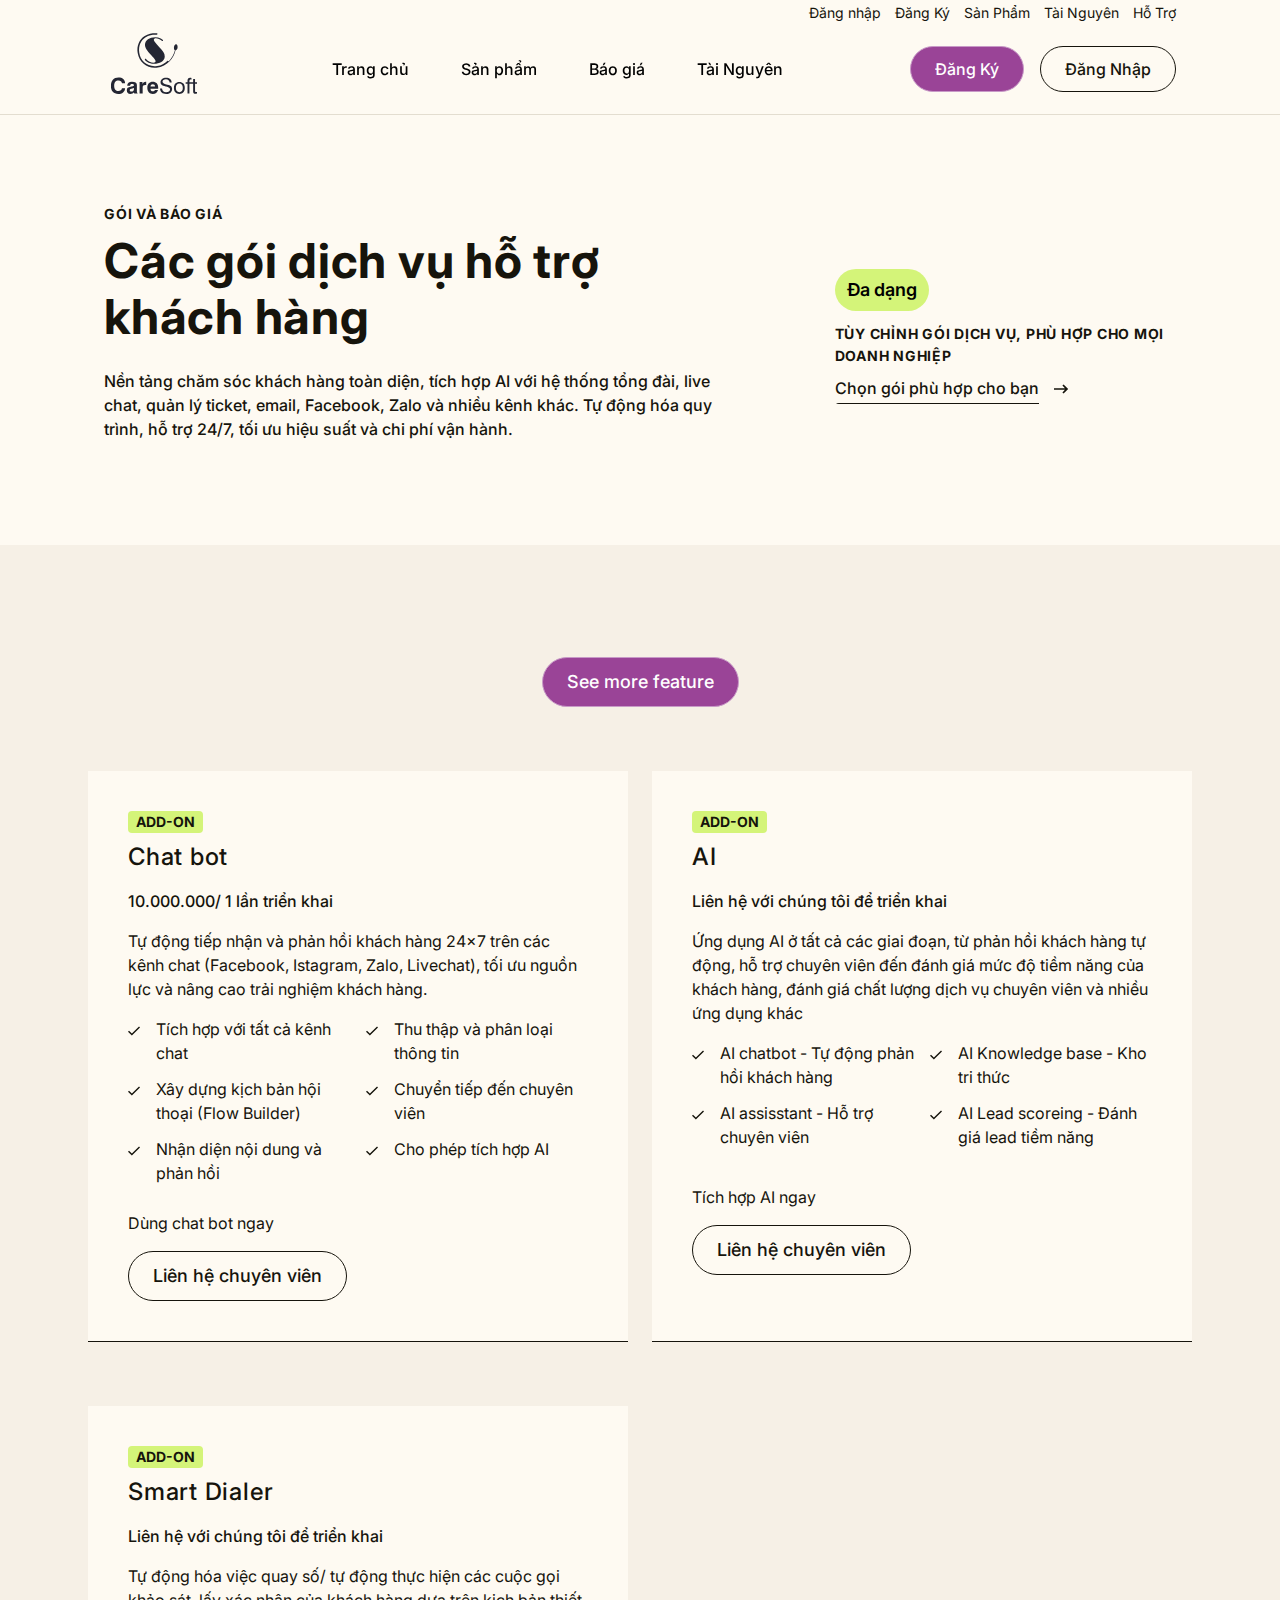
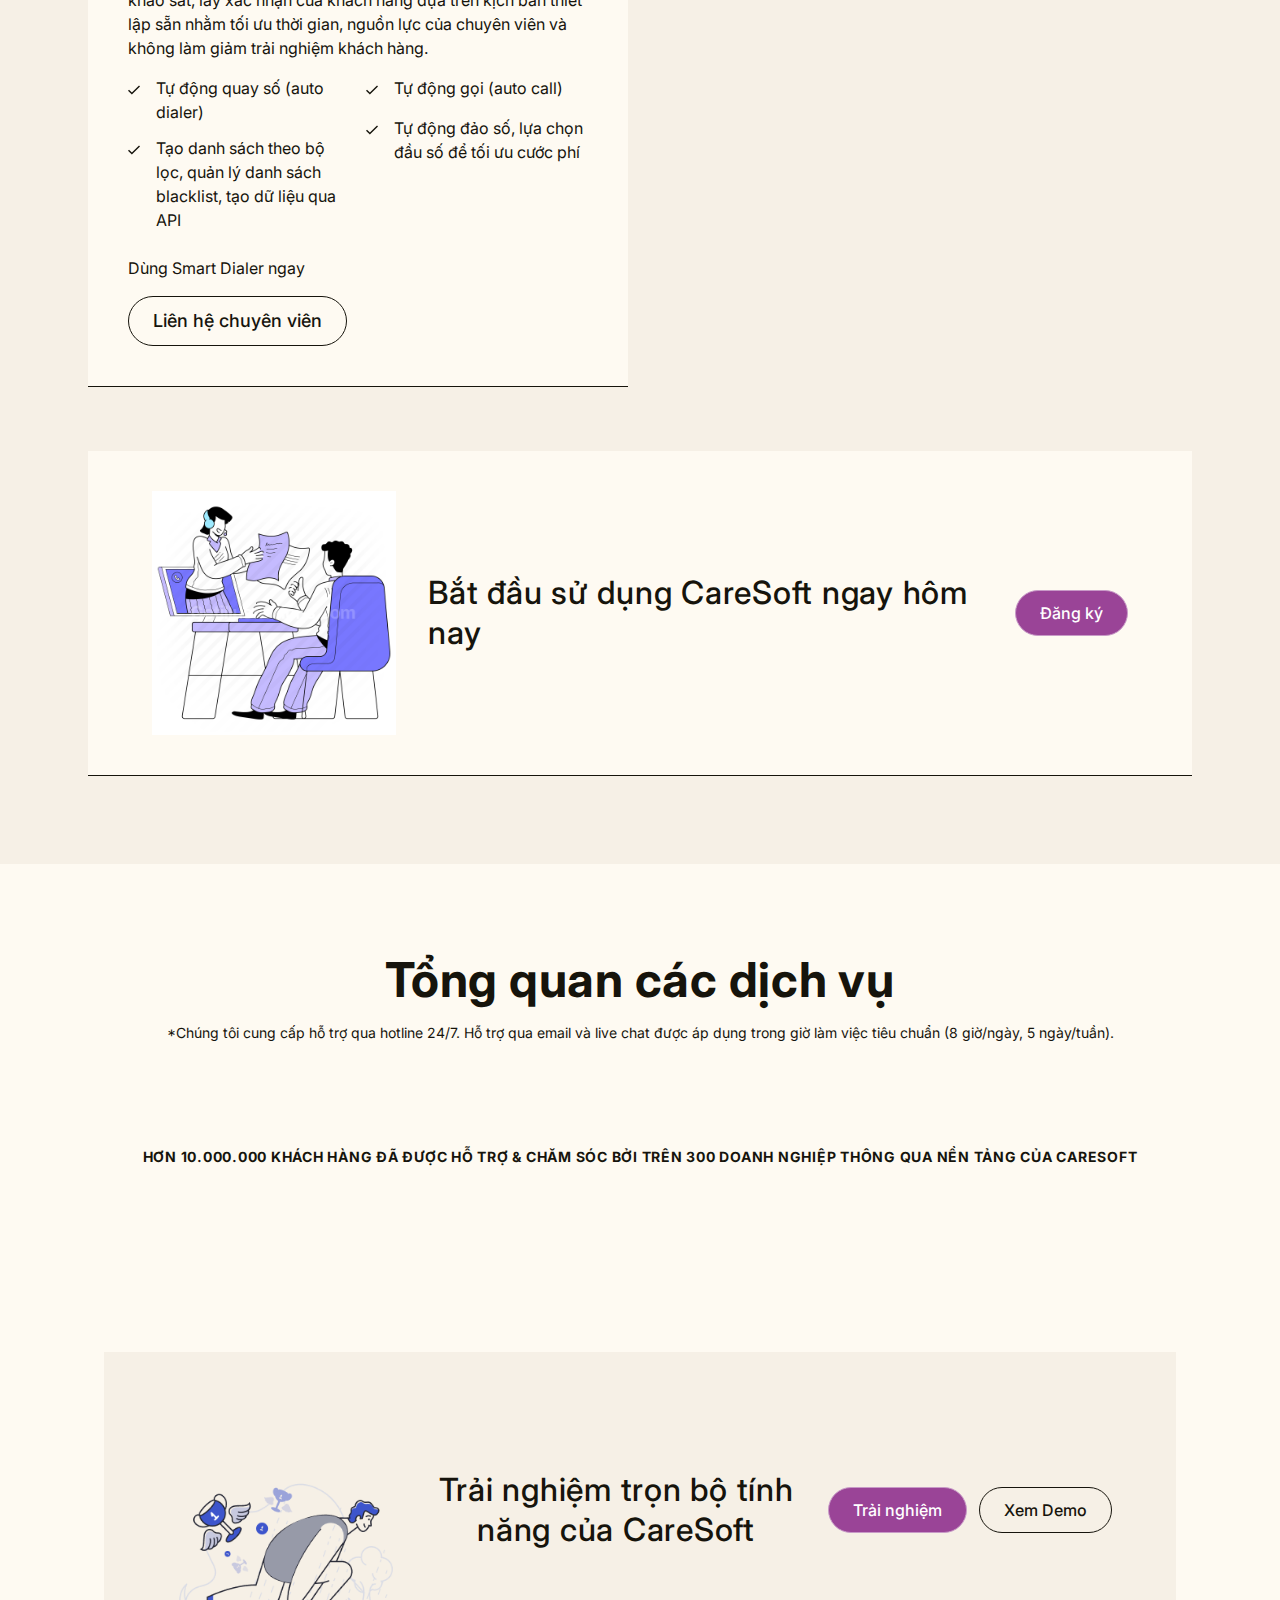
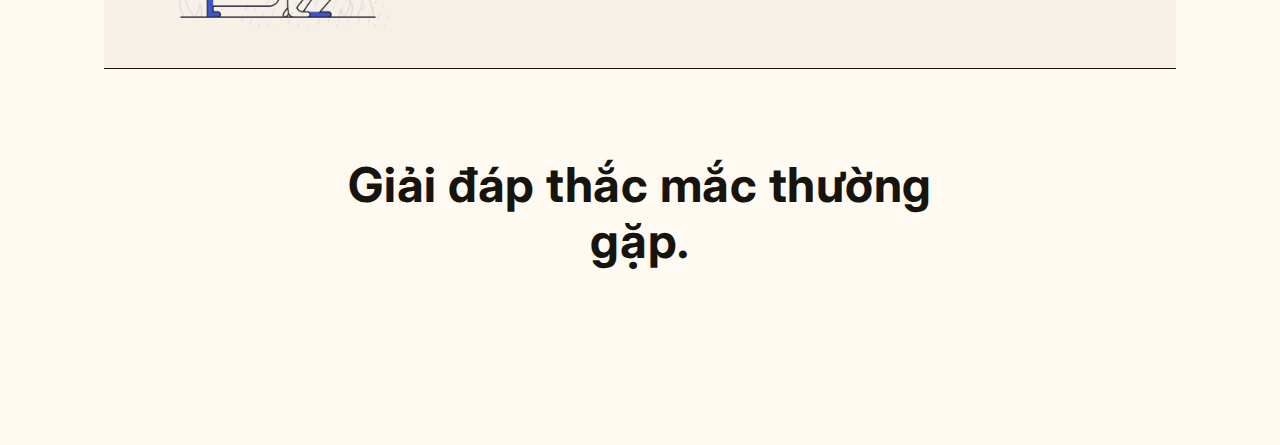
<file: pricing-page/source code/redo.html>
<!DOCTYPE html>
<html lang="en">

<head>
    <meta charset="UTF-8">
    <meta name="viewport" content="width=device-width, initial-scale=1.0">
    <meta name="description"
        content="Bảng giá Caresoft Omnichannel Cloud Contact Center &amp; Customer Service Software">
    <title> Bảng giá Caresoft Omnichannel Cloud Contact Center &amp; Customer Service Software </title>
    <link rel="preconnect" href="https://fonts.googleapis.com">
    <link rel="preconnect" href="https://fonts.gstatic.com" crossorigin>
    <link
        href="https://fonts.googleapis.com/css2?family=Inter:ital,opsz,wght@0,14..32,100..900;1,14..32,100..900&display=swap"
        rel="stylesheet">

    <link rel="stylesheet" href="css/default.css">
    <link rel="stylesheet" href="css/detail.css">
    <link rel="stylesheet" href="css/mobile.css">
    <link rel="stylesheet" href="css/tablet.css">
    <link rel="stylesheet" href="css/laptop.css">
    <link rel="stylesheet" href="css/very-large-scr.css">
</head>

<body>
    <main>
        <div class="desktop-header">
            <nav class="secondary-nav">
                <div class="container">
                    <div class="sec-nav-flex">
                        <div class="sec-nav-item"><a href="" class="sec-nav-text">Đăng nhập</a></div>
                        <div class="sec-nav-item"><a href="" class="sec-nav-text">Đăng Ký</a></div>
                        <div class="sec-nav-item"><a href="" class="sec-nav-text">Sản Phẩm</a></div>
                        <div class="sec-nav-item"><a href="" class="sec-nav-text">Tài Nguyên</a></div>
                        <div class="sec-nav-item"><a href="" class="sec-nav-text">Hỗ Trợ</a></div>
                    </div>
                </div>
            </nav>
            <nav class="primary-nav">
                <div class="container">
                    <div class="sec-nav-flex">
                        <div class="nav-logo">
                            <a href="">
                                <img src="img/CS-logo-black.svg" alt="CS-logo đen">
                            </a>
                        </div>
                        <div class="nav-head">
                            <div class="link-item">
                                <span class="nav-link-text">Trang chủ</span>
                            </div>
                            <div class="link-item">
                                <span class="nav-link-text">Sản phẩm</span>
                            </div>
                            <div class="link-item">
                                <span class="nav-link-text">Báo giá</span>
                            </div>
                            <div class="link-item">
                                <span class="nav-link-text">Tài Nguyên</span>
                            </div>
                        </div>
                        <div class="nav-btn-h">
                            <button class="primary-btn openForm">
                                <span class="btn-text-bg">
                                    <span class="btn-span">
                                        <span class="i-text">Đăng Ký</span>
                                        <span class="af-text">Đăng Ký</span>
                                    </span>
                                </span>
                            </button>
                            <button class="secondary-btn">
                                <span class="btn-text-bg">
                                    <span class="btn-span">
                                        <span class="i-text">Đăng Nhập</span>
                                        <span class="af-text">Đăng Nhập</span>
                                    </span>
                                </span>
                            </button>
                        </div>
                    </div>
                </div>
            </nav>
        </div>
        <div class="mobile-header" id="menu">
            <nav class="mobile-nav">
                <div class="container">
                    <div class="sec-nav-flex">
                        <div class="nav-logo">
                            <a href="">
                                <img src="img/CS-logo-hoz-black.svg" alt="CS-logo đen">
                            </a>
                        </div>
                        <div class="nav-btn-h">
                            <button class="primary-btn openForm">
                                <span class="btn-text-bg">
                                    <span class="btn-span">
                                        <span class="i-text">Đăng Ký</span>
                                        <span class="af-text">Đăng Ký</span>
                                    </span>
                                </span>
                            </button>
                            <a href="" class="secondary-btn">
                                <span class="btn-text-bg">
                                    <span class="btn-span">
                                        <span class="i-text">Đăng Nhập</span>
                                        <span class="af-text">Đăng Nhập</span>
                                    </span>
                                </span>
                            </a>
                        </div>
                        <button class="m-nav-toggle-menu">
                            <svg class="opened" xmlns="http://www.w3.org/2000/svg" width="24" height="24"
                                fill="currentColor" viewBox="0 0 16 16">
                                <path fill="currentColor" fill-rule="evenodd"
                                    d="M14 5H2V3h12zm0 4H2V7h12zM2 13h12v-2H2z" clip-rule="evenodd"></path>
                            </svg>
                            <svg class="closed" xmlns="http://www.w3.org/2000/svg" width="26" height="26"
                                viewBox="0 0 24 24">
                                <path fill="currentColor"
                                    d="M6.4 19L5 17.6l5.6-5.6L5 6.4L6.4 5l5.6 5.6L17.6 5L19 6.4L13.4 12l5.6 5.6l-1.4 1.4l-5.6-5.6z" />
                            </svg>
                        </button>
                    </div>
                </div>
            </nav>
            <div class="extend-header">
                <div class="extend-wrapper">
                    <div class="nav-link-item">
                        <div class="nav-item-content">Trang chủ</div>
                    </div>
                    <div class="nav-link-item">
                        <div class="nav-item-content">Sản phẩm</div>
                    </div>
                    <div class="nav-link-item">
                        <div class="nav-item-content">Báo giá</div>
                    </div>
                    <div class="nav-link-item">
                        <div class="nav-item-content">Tài nguyên</div>
                    </div>
                    <div class="nav-link-final">
                        <div class="las-item-wrapper">
                            <button class="primary-btn">
                                <span class="btn-text-bg">
                                    <span class="btn-span">
                                        <span class="i-text">Đăng Nhập</span>
                                        <span class="af-text">Đăng Nhập</span>
                                    </span>
                                </span>
                            </button>
                            <div class="click-link openForm">
                                <span class="click-link-text ">Đăng ký</span>
                            </div>
                        </div>
                    </div>
                </div>
            </div>
        </div>
        <section class="hero">
            <div class="container">
                <div class="hero-content-wrapper">
                    <div class="main-hero-title">
                        <h1 class="small-title">Gói và báo giá</h1>
                        <h2 class="main-title">Các gói dịch vụ hỗ trợ khách hàng</h2>
                        <p class="head-text">Nền tảng chăm sóc khách hàng toàn diện, tích hợp AI với hệ thống tổng đài,
                            live chat, quản lý ticket, email, Facebook, Zalo và nhiều kênh khác. Tự động hóa quy trình,
                            hỗ trợ 24/7, tối ưu hiệu suất và chi phí vận hành.</p>
                    </div>
                    <div class="sub-hero-title">
                        <span class="sticker">Đa dạng</span>
                        <h3 class="small-title">Tùy chỉnh gói dịch vụ, phù hợp cho mọi doanh nghiệp</h3>
                        <a href="" class="click-link">
                            <span class="click-link-text ">Chọn gói phù hợp cho bạn</span>
                            <span class="icon">
                                <svg xmlns="http://www.w3.org/2000/svg" width="16" height="16" fill="currentColor"
                                    viewBox="0 0 16 16" style="padding-left:6px">
                                    <path fill="currentColor" fill-rule="evenodd"
                                        d="M11.948 8.85H1v-1.7h10.948L9.399 4.6l1.202-1.202L15.202 8l-4.601 4.602-1.202-1.203z"
                                        clip-rule="evenodd"></path>
                                </svg>
                            </span>
                        </a>
                    </div>
                </div>
            </div>
        </section>
        <section class="plans">
            <div class="container">
                <div class="plan-content-wrapper">
                    <div class="feature-btn">
                        <a href="" class="primary-btn">
                            <span class="btn-text-bg">
                                <span class="btn-span">
                                    <span class="i-text">See more feature</span>
                                    <span class="af-text">See more feature</span>
                                </span>
                            </span>
                        </a>
                    </div>
                </div>
                <div class="part-wrapper cta">
                    <div class="cta-wrapper">
                        <div class="cta-content card">
                            <div class="cta-img">
                                <span class="img-span">
                                    <img src="img/cta-img-1.png" alt="ảnh CTA băt đầu" loading="lazy">
                                </span>
                            </div>
                            <div class="cta-text">
                                <h3 class="cta-title">Bắt đầu sử dụng CareSoft ngay hôm nay</h3>
                            </div>
                            <div class="cta-btn">
                                <button class="primary-btn openForm">
                                    <span class="btn-text-bg">
                                        <span class="btn-span">
                                            <span class="i-text">Đăng ký</span>
                                            <span class="af-text">Đăng ký</span>
                                        </span>
                                    </span>
                                </button>
                            </div>
                        </div>
                    </div>
                </div>
            </div>
        </section>
        <section class="table-section" id="table-plans">
            <div class="container">
                <div class="table-wrapper">
                    <h2 class="main-title">Tổng quan các dịch vụ</h2>
                    <table class="compare-table" id="main">
                        <!-- <thead class="table-header">
                            <tr class="header-row">
                            </tr>
                        </thead> -->
                        <tbody class="main-body" id="mainBody">
                        </tbody>
                    </table>
                    <p class="note-text">*Chúng tôi cung cấp hỗ trợ qua hotline 24/7. Hỗ trợ qua email và live chat được
                        áp dụng trong giờ làm việc tiêu chuẩn (8 giờ/ngày, 5 ngày/tuần).
                    </p>
                </div>
            </div>
        </section>
        <section class="customer no-pad">
            <div class="container">
                <div class="custome-cta-wrapper">
                    <div class="customer">
                        <div class="text">
                            <p class="small-title">Hơn 10.000.000 khách hàng đã được hỗ trợ & chăm sóc bởi trên 300
                                Doanh nghiệp thông qua nền tảng của Caresoft</p>
                        </div>
                        <div class="logo-gallery-wrapper">
                            <div class="gallery" id="logo-slider">
                            </div>
                        </div>
                    </div>
                    <div class="part-wrapper cta non-flex">
                        <div class="cta-wrapper">
                            <div class="cta-content card bg-2">
                                <div class="cta-img">
                                    <span class="img-span">
                                        <img src="img/cta-img-2.png"
                                            alt="Success, Growth, goals, achievement, target, trophy, reward, award, excercise"
                                            loading="lazy">
                                    </span>
                                </div>
                                <div class="cta-text">
                                    <h3 class="cta-title">Trải nghiệm trọn bộ tính năng của CareSoft</h3>
                                </div>
                                <div class="cta-btn">
                                    <button class="primary-btn openForm">
                                        <span class="btn-text-bg">
                                            <span class="btn-span">
                                                <span class="i-text">Trải nghiệm</span>
                                                <span class="af-text">Trải nghiệm</span>
                                            </span>
                                        </span>
                                    </button>
                                    <button class="secondary-btn openForm">
                                        <span class="btn-text-bg">
                                            <span class="btn-span">
                                                <span class="i-text">Xem Demo</span>
                                                <span class="af-text">Xem Demo</span>
                                            </span>
                                        </span>
                                    </button>
                                </div>
                            </div>
                        </div>
                    </div>
                </div>
            </div>
        </section>
        <section class="faq-section">
            <div class="container">
                <div class="faq-title-wrapper">
                    <div class="text-wrapper">
                        <h2 class="main-title">Giải đáp thắc mắc thường gặp.</h2>
                    </div>
                </div>
                <div class="faq-wrapper">
                    <div class="ques-section">
                    </div>
                </div>
            </div>
        </section>
        <div class="overlay">
            <div class="form-wrapper">
                <button class="close-btn" onclick="toggleOverlay()">
                    <svg xmlns="http://www.w3.org/2000/svg" width="16" height="16" focusable="false" viewBox="0 0 16 16"
                        aria-hidden="true">
                        <path stroke="currentColor" stroke-linecap="round" d="M3 13L13 3m0 10L3 3"></path>
                    </svg>
                </button>
                <div class="form-content">
                    <form id="contact-form">
                        <div class="form-title">
                            <h3 class="form-title-text">Đăng ký tư vấn ngay</h3>
                            <p class="normal-text">Chúng tôi sẵn sàng tư vấn giải pháp phù hợp nhất với mô hình hoạt
                                động của doanh nghiệp bạn.
                            </p>
                        </div>
                        <div class="form-input">
                            <div class="input-wrapper lap-50">
                                <div class="input-content">
                                    <label class="input-label" for="name">Họ Tên</label>
                                    <div class="input-detail">
                                        <input type="text" id="name" name="name" data-input-stage="normal"
                                            data-regex="^[A-Za-zÀ-ỹ\s]+$" data-req="true"
                                            data-blank-mess="Trường này là bắt buộc" data-cons-mess="Vui lòng nhập tên"
                                            data-initial="true">
                                        <div class="input-icon">
                                            <svg xmlns="http://www.w3.org/2000/svg" width="16" height="16"
                                                fill="currentColor" viewBox="0 0 16 16">
                                                <path fill="currentColor" fill-rule="evenodd"
                                                    d="M8 0a8 8 0 1 0 0 16A8 8 0 0 0 8 0m0 9.5a.5.5 0 0 1-.5-.5V4.5a.5.5 0 0 1 1 0V9a.5.5 0 0 1-.5.5m0 1A.75.75 0 1 1 8 12a.75.75 0 0 1 0-1.5"
                                                    clip-rule="evenodd"></path>
                                            </svg>
                                        </div>
                                        <div class="input-warning">
                                            <svg xmlns="http://www.w3.org/2000/svg" width="16" height="16"
                                                fill="currentColor" viewBox="0 0 16 16">
                                                <path fill="currentColor" fill-rule="evenodd"
                                                    d="M8 0a8 8 0 1 0 0 16A8 8 0 0 0 8 0m0 9.5a.5.5 0 0 1-.5-.5V4.5a.5.5 0 0 1 1 0V9a.5.5 0 0 1-.5.5m0 1A.75.75 0 1 1 8 12a.75.75 0 0 1 0-1.5"
                                                    clip-rule="evenodd"></path>
                                            </svg>
                                            <span class="warn-text"></span>
                                        </div>
                                    </div>
                                </div>
                            </div>
                            <div class="input-wrapper lap-50">
                                <div class="input-content">
                                    <label class="input-label" for="company">Công ty/ Doanh nghiệp</label>
                                    <div class="input-detail">
                                        <input type="text" id="company" name="company" data-input-stage="normal"
                                            data-regex="none" data-blank-mess="Trường này là bắt buộc"
                                            data-cons-mess="Sai điều kiện" data-initial="true">
                                        <div class="input-icon">
                                            <svg xmlns="http://www.w3.org/2000/svg" width="16" height="16"
                                                fill="currentColor" viewBox="0 0 16 16">
                                                <path fill="currentColor" fill-rule="evenodd"
                                                    d="M8 0a8 8 0 1 0 0 16A8 8 0 0 0 8 0m0 9.5a.5.5 0 0 1-.5-.5V4.5a.5.5 0 0 1 1 0V9a.5.5 0 0 1-.5.5m0 1A.75.75 0 1 1 8 12a.75.75 0 0 1 0-1.5"
                                                    clip-rule="evenodd"></path>
                                            </svg>
                                        </div>
                                        <div class="input-warning">
                                            <svg xmlns="http://www.w3.org/2000/svg" width="16" height="16"
                                                fill="currentColor" viewBox="0 0 16 16">
                                                <path fill="currentColor" fill-rule="evenodd"
                                                    d="M8 0a8 8 0 1 0 0 16A8 8 0 0 0 8 0m0 9.5a.5.5 0 0 1-.5-.5V4.5a.5.5 0 0 1 1 0V9a.5.5 0 0 1-.5.5m0 1A.75.75 0 1 1 8 12a.75.75 0 0 1 0-1.5"
                                                    clip-rule="evenodd"></path>
                                            </svg>
                                            <span class="warn-text"></span>
                                        </div>
                                    </div>
                                </div>
                            </div>
                            <div class="input-wrapper lap-50">
                                <div class="input-content">
                                    <label class="input-label" for="email">Email</label>
                                    <div class="input-detail">
                                        <input type="text" id="email" name="email" data-input-stage="normal"
                                            data-regex="^[\w\.-]+@[\w\.-]+\.\w{2,}$" data-req="true"
                                            data-blank-mess="Trường này là bắt buộc"
                                            data-cons-mess="Vui lòng nhập email hợp lệ" data-initial="true">
                                        <div class="input-icon">
                                            <svg xmlns="http://www.w3.org/2000/svg" width="16" height="16"
                                                fill="currentColor" viewBox="0 0 16 16">
                                                <path fill="currentColor" fill-rule="evenodd"
                                                    d="M8 0a8 8 0 1 0 0 16A8 8 0 0 0 8 0m0 9.5a.5.5 0 0 1-.5-.5V4.5a.5.5 0 0 1 1 0V9a.5.5 0 0 1-.5.5m0 1A.75.75 0 1 1 8 12a.75.75 0 0 1 0-1.5"
                                                    clip-rule="evenodd"></path>
                                            </svg>
                                        </div>
                                        <div class="input-warning">
                                            <svg xmlns="http://www.w3.org/2000/svg" width="16" height="16"
                                                fill="currentColor" viewBox="0 0 16 16">
                                                <path fill="currentColor" fill-rule="evenodd"
                                                    d="M8 0a8 8 0 1 0 0 16A8 8 0 0 0 8 0m0 9.5a.5.5 0 0 1-.5-.5V4.5a.5.5 0 0 1 1 0V9a.5.5 0 0 1-.5.5m0 1A.75.75 0 1 1 8 12a.75.75 0 0 1 0-1.5"
                                                    clip-rule="evenodd"></path>
                                            </svg>
                                            <span class="warn-text"></span>
                                        </div>
                                    </div>
                                </div>
                            </div>
                            <div class="input-wrapper lap-50">
                                <div class="input-content">
                                    <label class="input-label" for="phone">SĐT</label>
                                    <div class="input-detail">
                                        <input type="tel" id="phone" name="phone" data-input-stage="normal"
                                            data-regex="^(0\d{9}|(\+84)\d{9})$" data-req="true"
                                            data-blank-mess="Trường này là bắt buộc"
                                            data-cons-mess="Vui lòng nhập số điện thoại hợp lệ" data-initial="true">
                                        <div class="input-icon">
                                            <svg xmlns="http://www.w3.org/2000/svg" width="16" height="16"
                                                fill="currentColor" viewBox="0 0 16 16">
                                                <path fill="currentColor" fill-rule="evenodd"
                                                    d="M8 0a8 8 0 1 0 0 16A8 8 0 0 0 8 0m0 9.5a.5.5 0 0 1-.5-.5V4.5a.5.5 0 0 1 1 0V9a.5.5 0 0 1-.5.5m0 1A.75.75 0 1 1 8 12a.75.75 0 0 1 0-1.5"
                                                    clip-rule="evenodd"></path>
                                            </svg>
                                        </div>
                                        <div class="input-warning">
                                            <svg xmlns="http://www.w3.org/2000/svg" width="16" height="16"
                                                fill="currentColor" viewBox="0 0 16 16">
                                                <path fill="currentColor" fill-rule="evenodd"
                                                    d="M8 0a8 8 0 1 0 0 16A8 8 0 0 0 8 0m0 9.5a.5.5 0 0 1-.5-.5V4.5a.5.5 0 0 1 1 0V9a.5.5 0 0 1-.5.5m0 1A.75.75 0 1 1 8 12a.75.75 0 0 1 0-1.5"
                                                    clip-rule="evenodd"></path>
                                            </svg>
                                            <span class="warn-text"></span>
                                        </div>
                                    </div>
                                </div>
                            </div>
                            <div class="input-wrapper full">
                                <div class="input-content">
                                    <label class="input-label" for="message">Ghi chú</label>
                                    <div class="input-detail">
                                        <textarea type="text" id="message" name="message" data-input-stage="normal"
                                            data-regex="^[A-Za-zÀ-ỹ\s]+$" data-req="false"
                                            data-blank-mess="Trường này là bắt buộc" data-cons-mess="Vui lòng nhập tên"
                                            data-initial="true"></textarea>
                                        <div class="input-icon">
                                            <svg xmlns="http://www.w3.org/2000/svg" width="16" height="16"
                                                fill="currentColor" viewBox="0 0 16 16">
                                                <path fill="currentColor" fill-rule="evenodd"
                                                    d="M8 0a8 8 0 1 0 0 16A8 8 0 0 0 8 0m0 9.5a.5.5 0 0 1-.5-.5V4.5a.5.5 0 0 1 1 0V9a.5.5 0 0 1-.5.5m0 1A.75.75 0 1 1 8 12a.75.75 0 0 1 0-1.5"
                                                    clip-rule="evenodd"></path>
                                            </svg>
                                        </div>
                                        <div class="input-warning">
                                            <svg xmlns="http://www.w3.org/2000/svg" width="16" height="16"
                                                fill="currentColor" viewBox="0 0 16 16">
                                                <path fill="currentColor" fill-rule="evenodd"
                                                    d="M8 0a8 8 0 1 0 0 16A8 8 0 0 0 8 0m0 9.5a.5.5 0 0 1-.5-.5V4.5a.5.5 0 0 1 1 0V9a.5.5 0 0 1-.5.5m0 1A.75.75 0 1 1 8 12a.75.75 0 0 1 0-1.5"
                                                    clip-rule="evenodd"></path>
                                            </svg>
                                            <span class="warn-text"></span>
                                        </div>
                                    </div>
                                </div>
                            </div>
                            <div class="input-wrapper full">
                                <div class="input-content">
                                    <div class="check-box-wrapper">
                                        <input type="checkbox" name="agree" id="agree">
                                        <label class="normal-text" for="agree">Tôi đồng ý nhận thông tin tiếp thị về
                                            sản
                                            phẩm, dịch vụ và sự kiện của CareSoft. Tôi có thể hủy đăng ký bất cứ lúc
                                            nào.</label>
                                    </div>
                                </div>
                            </div>
                            <div class="input-wrapper full">
                                <div class="input-content">
                                    <div class="normal-text">
                                        Khi gửi thông tin cá nhân, tôi đồng ý để CareSoft thu thập, xử lý và lưu trữ
                                        dữ
                                        liệu của mình theo Chính sách quyền riêng tư của CareSoft.
                                    </div>
                                </div>
                            </div>
                        </div>
                        <div class="form-submit">
                            <button class="primary-btn" type="submit" id="submitForm">
                                <span class="btn-text-bg">
                                    <span class="btn-span">
                                        <span class="i-text">Đăng Ký</span>
                                        <span class="af-text">Đăng Ký</span>
                                    </span>
                                </span>
                            </button>
                        </div>
                    </form>
                </div>
            </div>
            <div class="form-submited-wrapper">
                <button class="close-btn" onclick="toggleOverlay()">
                    <svg xmlns="http://www.w3.org/2000/svg" width="16" height="16" focusable="false" viewBox="0 0 16 16"
                        aria-hidden="true">
                        <path stroke="currentColor" stroke-linecap="round" d="M3 13L13 3m0 10L3 3"></path>
                    </svg>
                </button>
                <div class="submited-content">
                    <div class="icon">
                        <svg xmlns="http://www.w3.org/2000/svg" width="48" height="48" viewBox="0 0 24 24">
                            <g fill="none" stroke="currentColor" stroke-linecap="round" stroke-linejoin="round"
                                stroke-width="2">
                                <path
                                    d="M3 12c0 -4.97 4.03 -9 9 -9c4.97 0 9 4.03 9 9c0 4.97 -4.03 9 -9 9c-4.97 0 -9 -4.03 -9 -9Z" />
                                <path d="M8 12l3 3l5 -5" />
                            </g>
                        </svg>
                    </div>
                    <div class="submited-text title">
                        Đã gửi thông tin thành công
                    </div>
                    <div class="submited-text">Chúng tôi đã nhận được thông tin đăng ký tư vấn của bạn.</div>
                    <div class="submited-text">Đội ngũ hỗ trợ sẽ liên hệ trong thời gian sớm nhất.</div>
                    <button class="close-submited" onclick="toggleOverlay()">Đóng</button>
                </div>
            </div>
        </div>
    </main>

    <script src="js/data.js"></script>
    <script src="js/display-features.js"></script>
    <script src="js/display-add-ons.js"></script>
    <script src="js/display-table.js"></script>
    <script src="js/display-faq.js"></script>
    <script src="js/display-logo-slider.js"></script>
    <script src="js/table-pop.js"></script>
    <script src="js/overlay.js"></script>
    <script src="js/form.js"></script>
    <script src="js/toggle-table.js"></script>
    <script src="js/mobile-layout.js"></script>
</body>

</html>
</file>
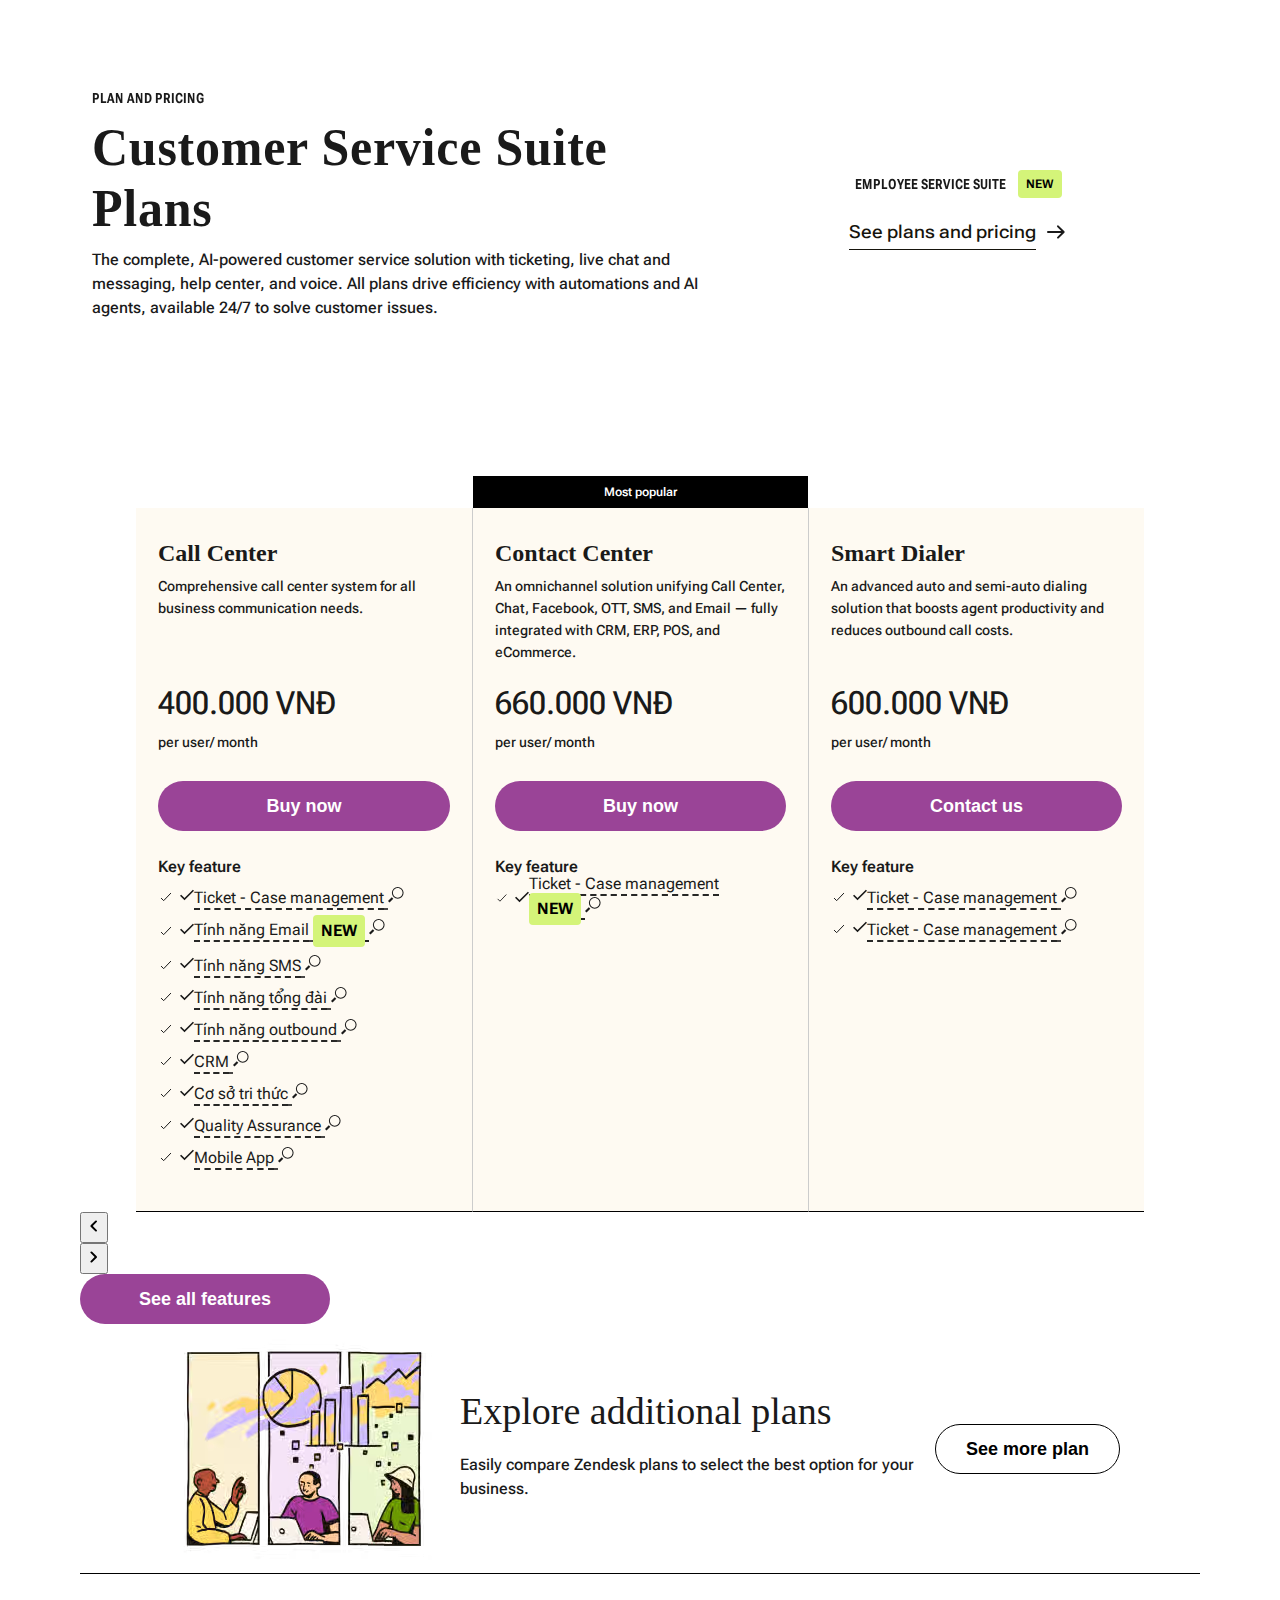
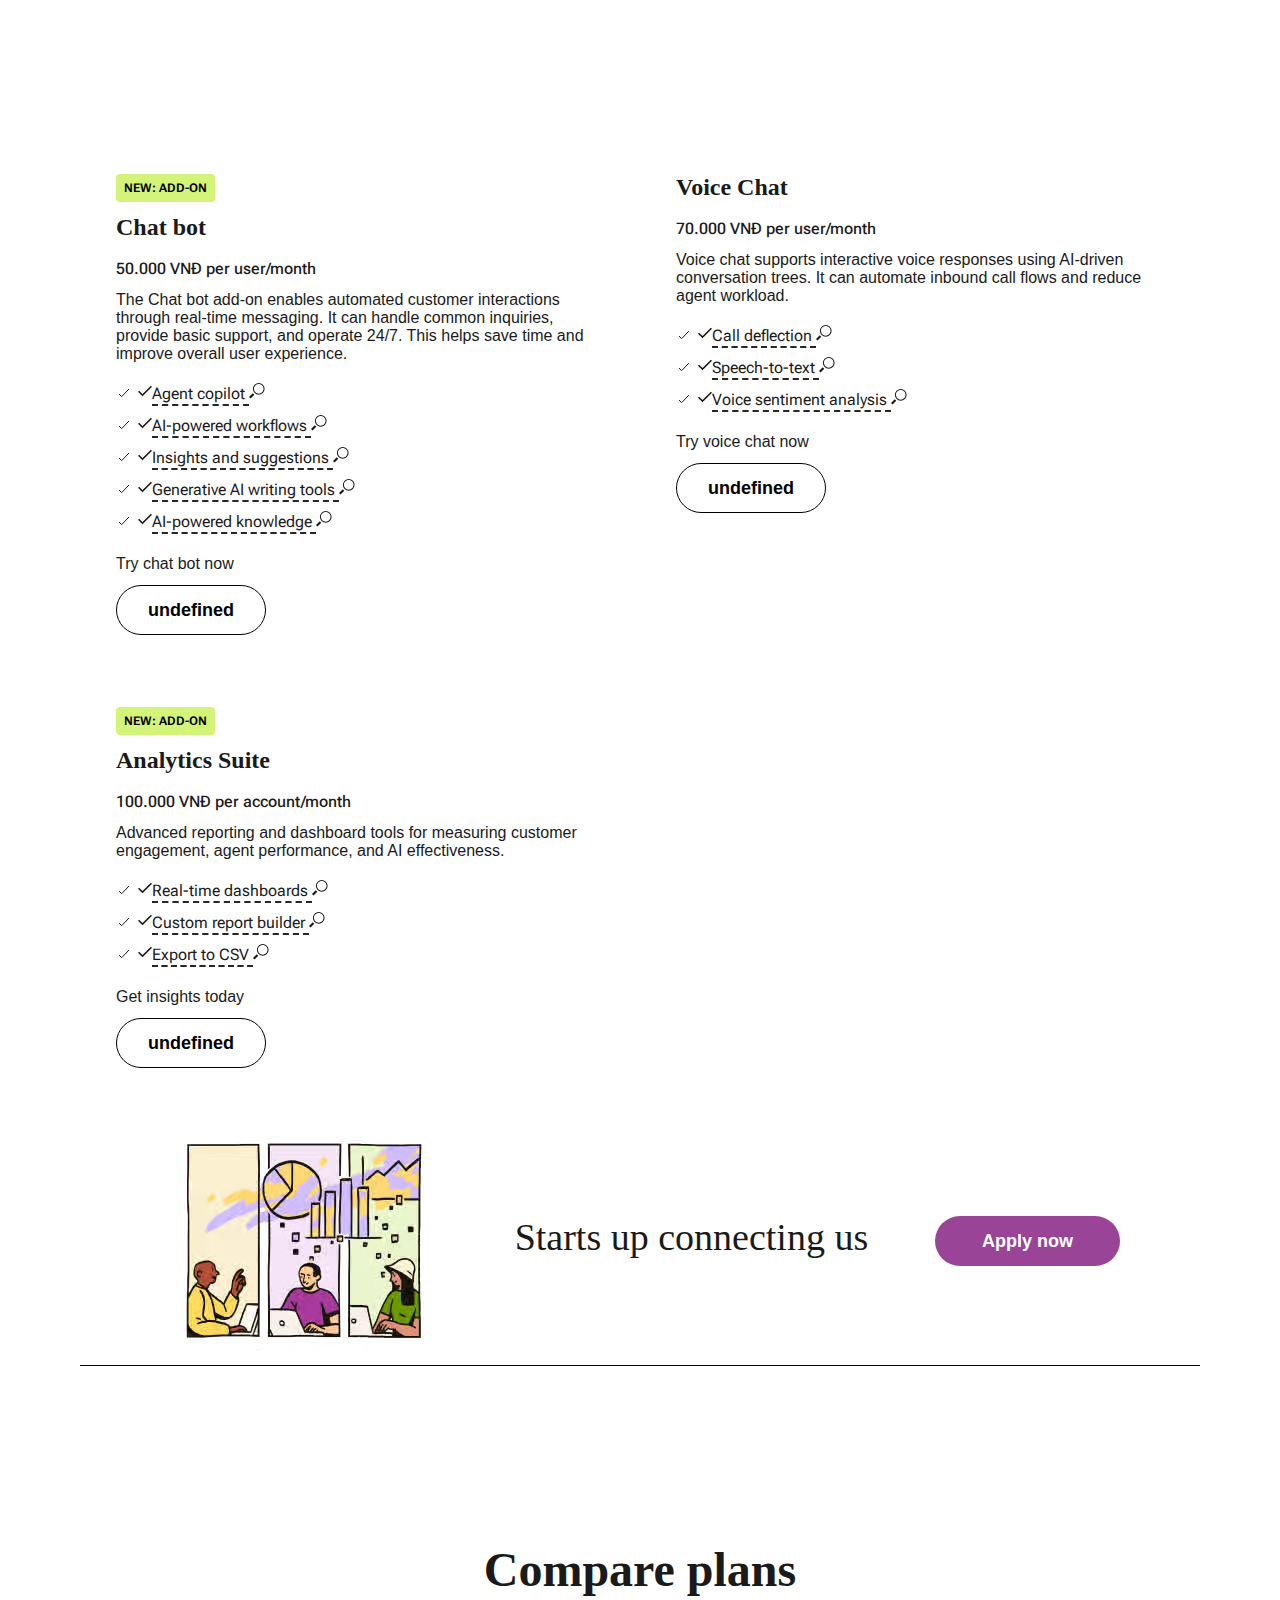
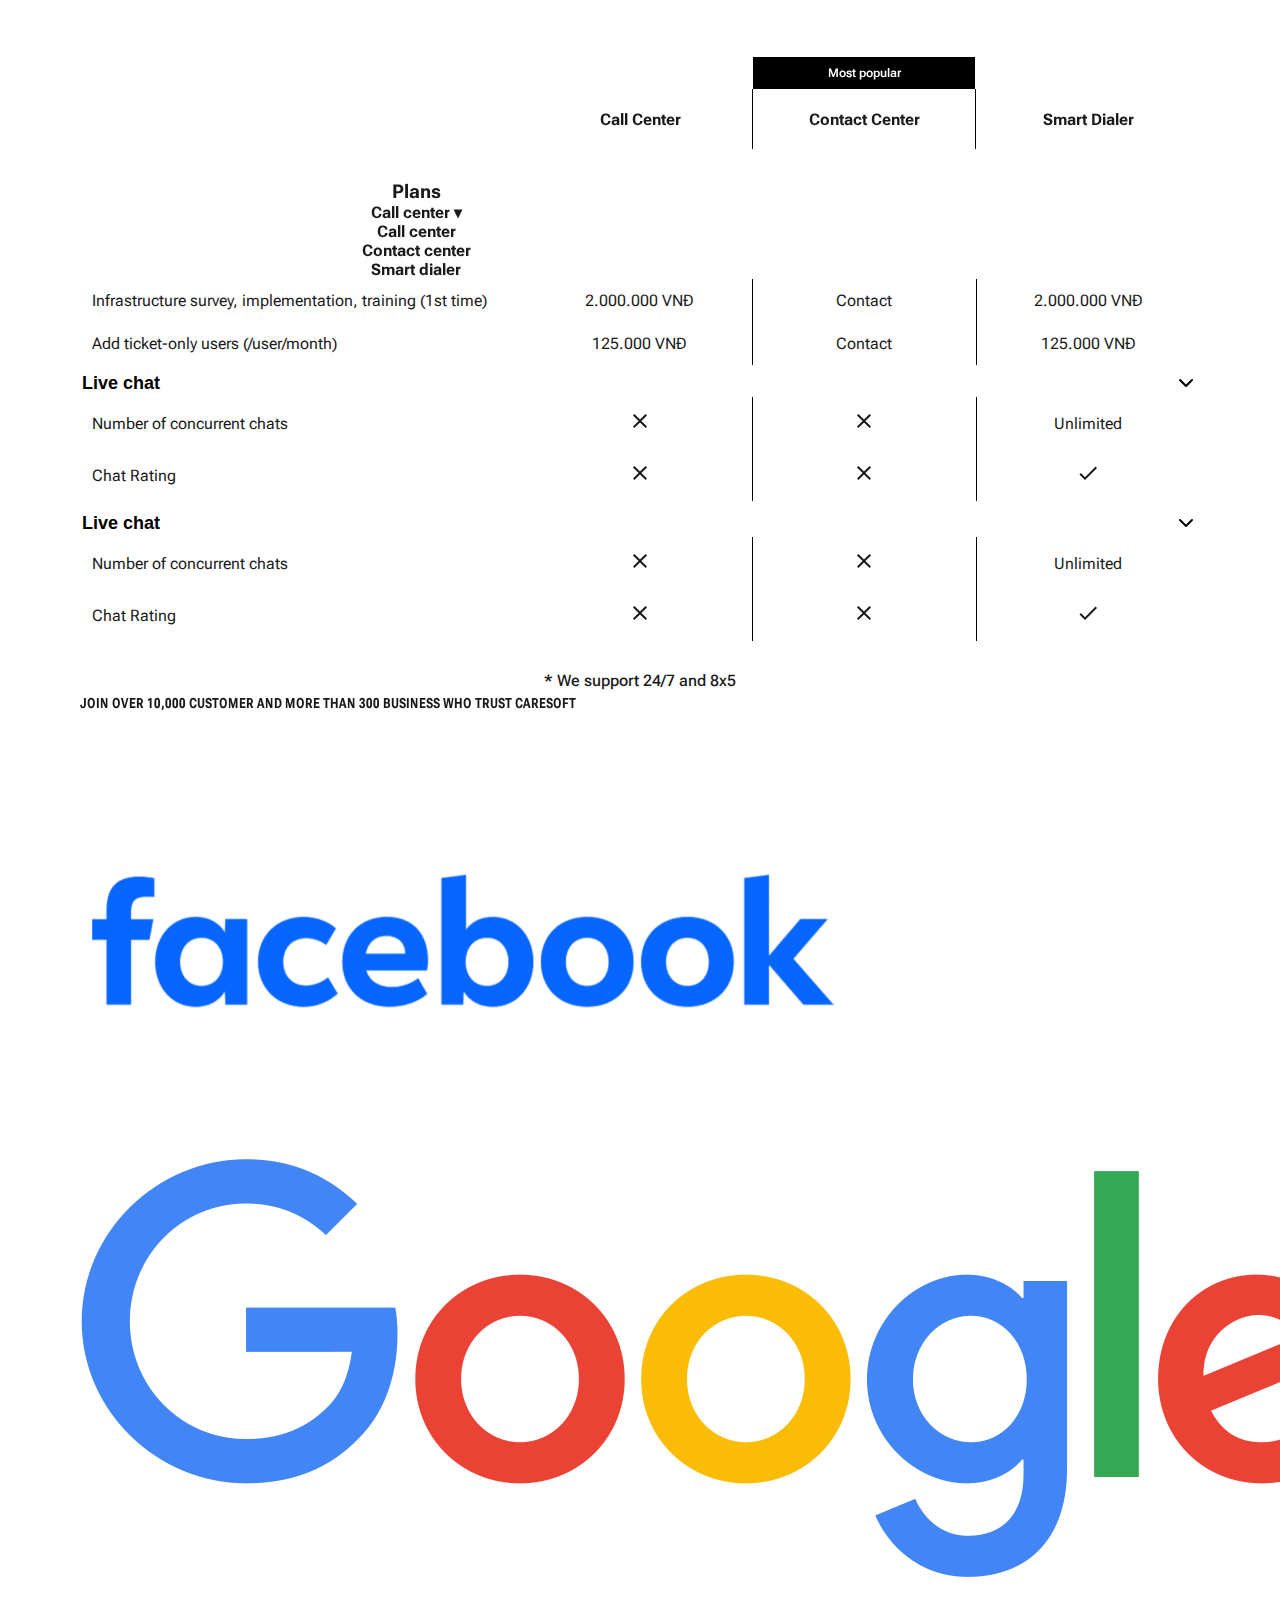
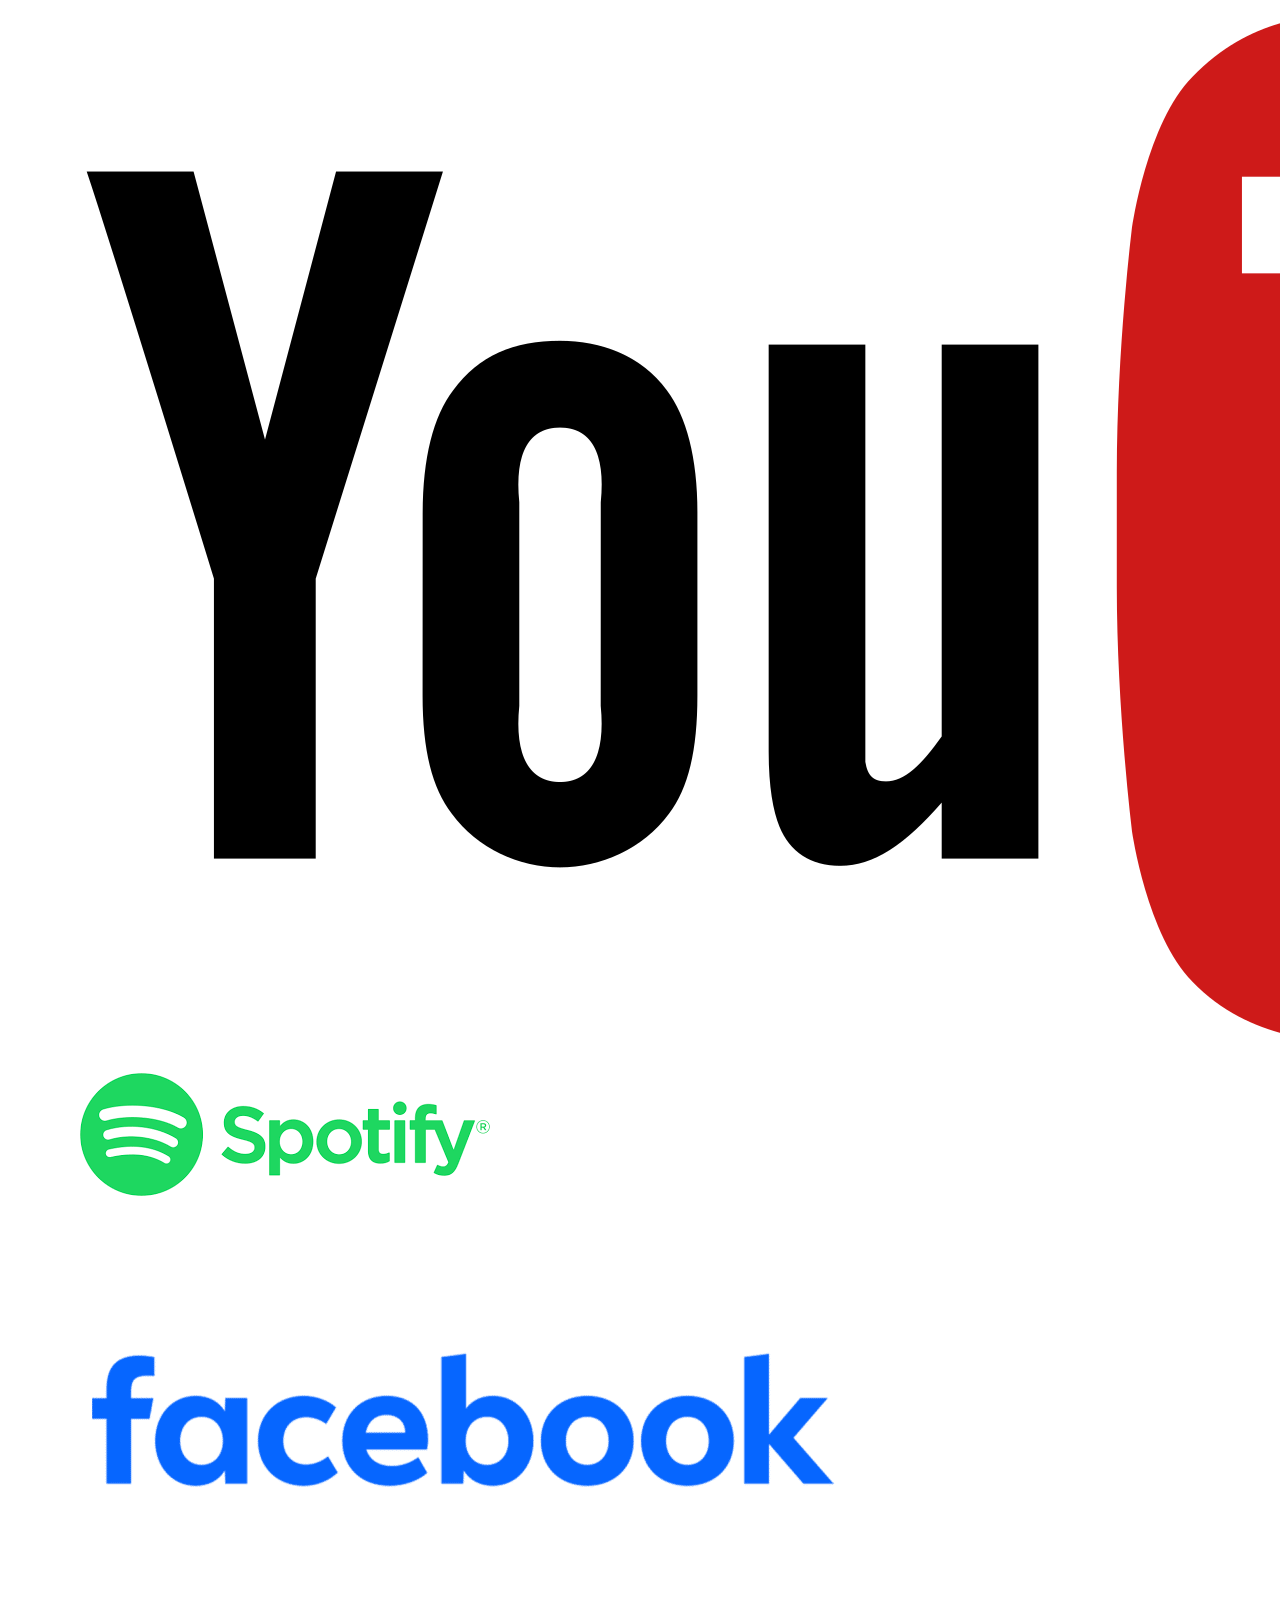
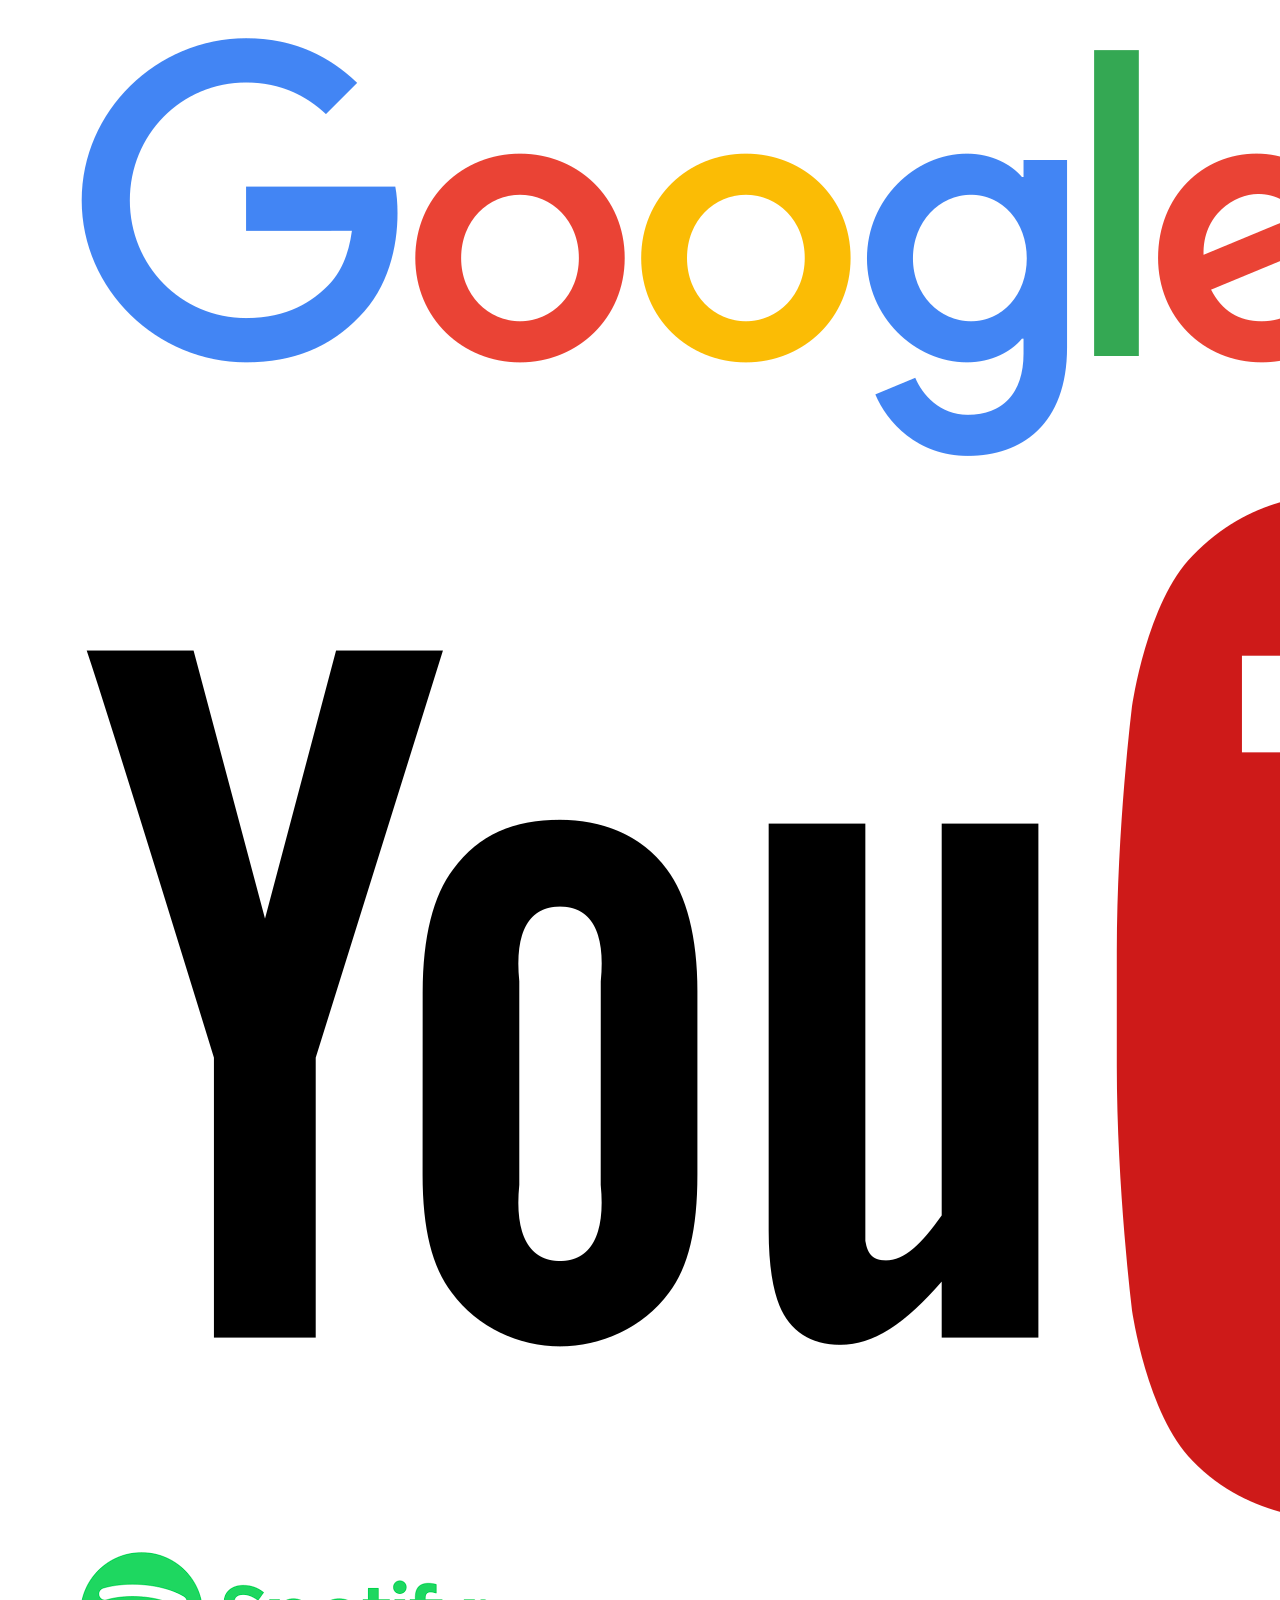
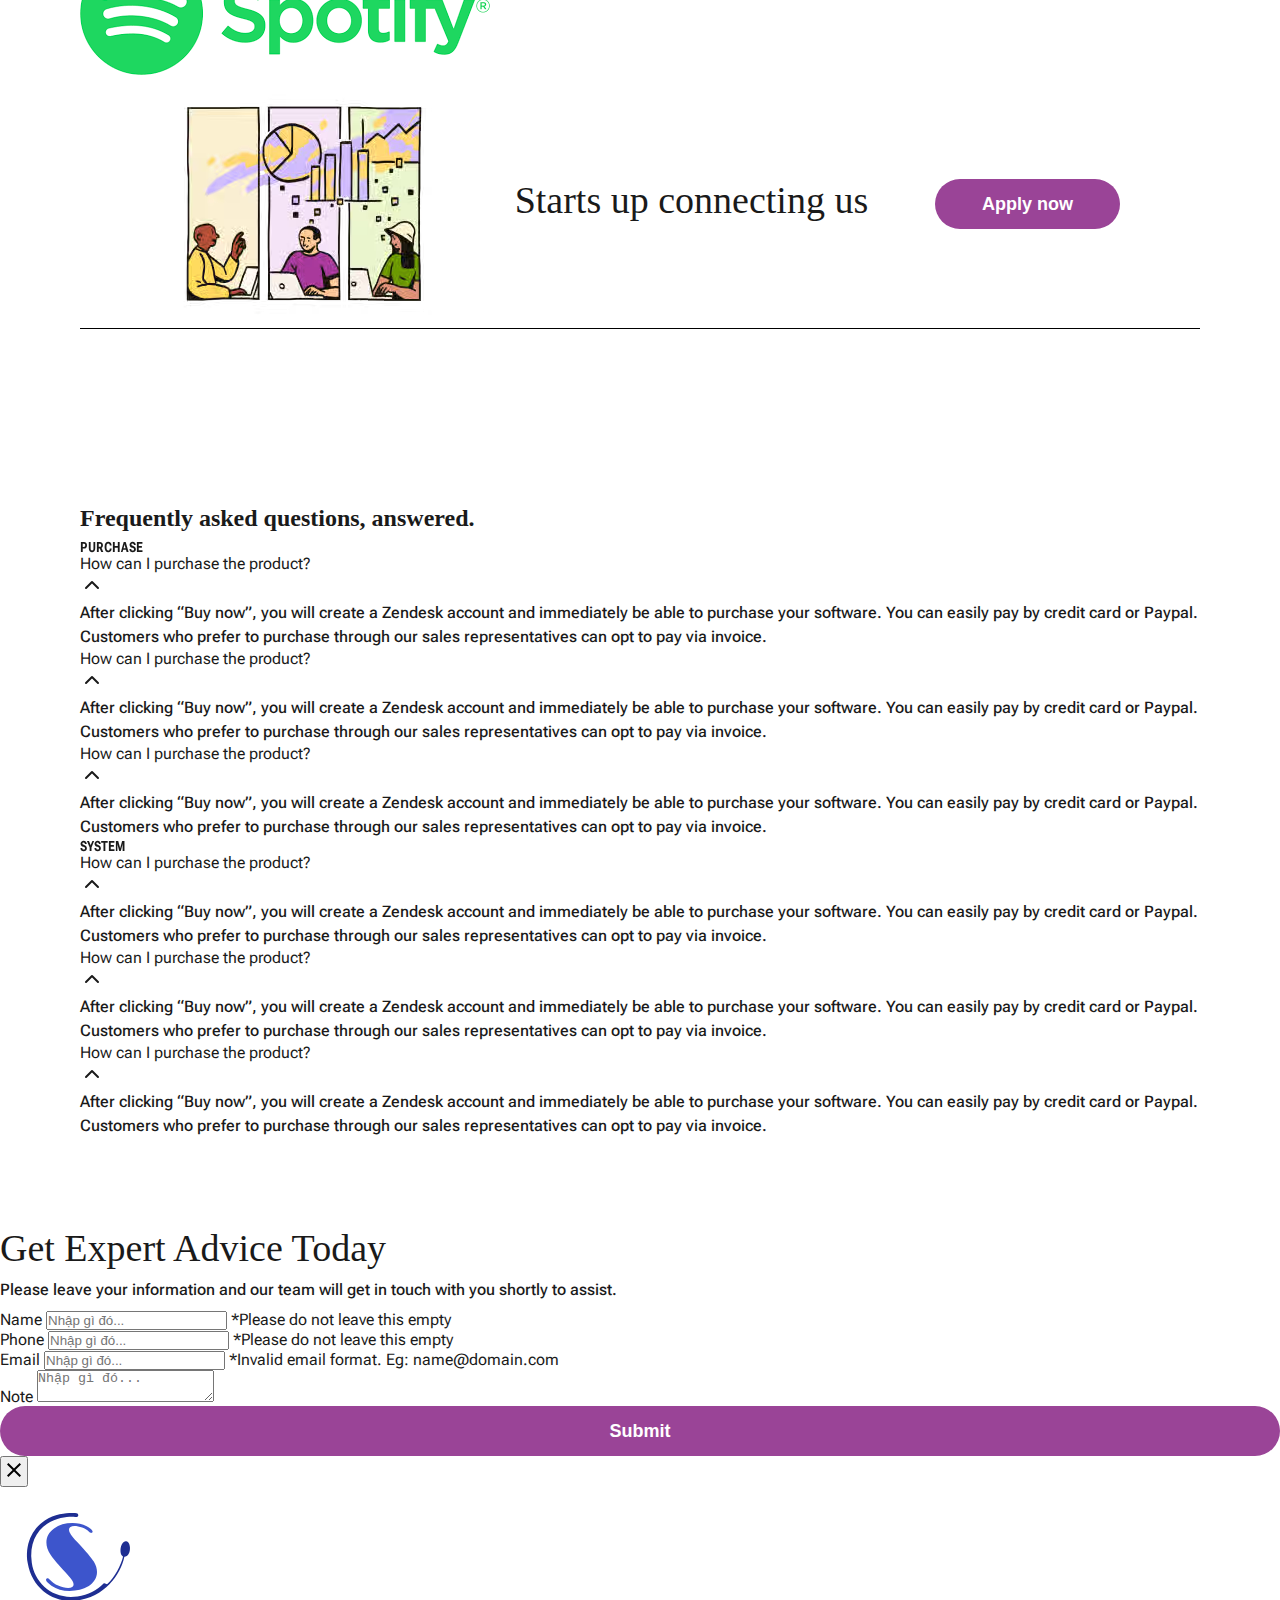
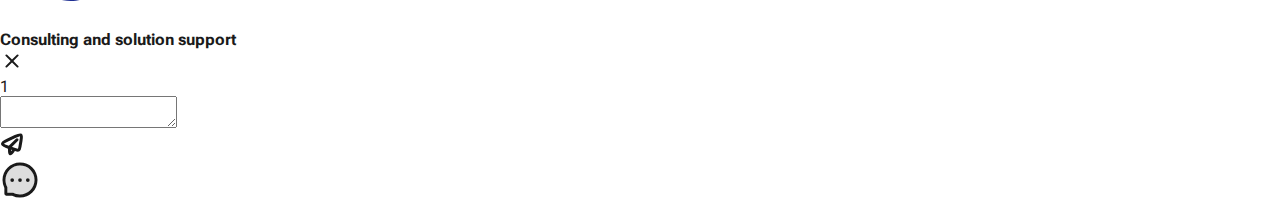
<file: pricing-page/zendesk/zendesk.html>
<!DOCTYPE html>
<html lang="en">

<head>
    <meta charset="UTF-8">
    <meta name="viewport" content="width=device-width, initial-scale=1.0">
    <title>Zendesk pricing page</title>
    <link href="https://fonts.googleapis.com/css2?family=Roboto+Flex:wdth,wght@75..125,300..900&display=swap"
        rel="stylesheet">
    <link href="https://fonts.googleapis.com/css2?family=Merriweather:wght@300;400;700;900&display=swap"
        rel="stylesheet">
    <link href="https://fonts.googleapis.com/css2?family=Inter:wght@300;400;500;600;700;800;900&display=swap"
        rel="stylesheet">
    <link rel="stylesheet" href="default.css">
    <link rel="stylesheet" href="more.css">
    <link rel="stylesheet" href="mobile.css">
</head>

<body>
    <section class="hero-section">
        <div class="container">
            <div class="hero-content">
                <div class="hero-text">
                    <p class="up-case tag">Plan and Pricing</p>
                    <h1>Customer Service Suite Plans</h1>
                    <p class="description">The complete, AI-powered customer service solution with ticketing, live chat
                        and messaging, help
                        center, and voice. All plans drive efficiency with automations and AI agents, available 24/7 to
                        solve customer issues.</p>
                </div>
                <div class="hero-nav">
                    <div class="text">
                        <p class="up-case tag">Employee Service Suite</p>
                        <span class="new">
                            <p>New</p>
                        </span>
                    </div>
                    <a href="#" class="flex-row hero-item">
                        <p class="underline-link">See plans and pricing</p>
                        <div class="icon">
                            <svg xmlns="http://www.w3.org/2000/svg" width="24" height="24" viewBox="0 0 24 24">
                                <g fill="none">
                                    <path
                                        d="M24 0v24H0V0zM12.593 23.258l-.011.002l-.071.035l-.02.004l-.014-.004l-.071-.035q-.016-.005-.024.005l-.004.01l-.017.428l.005.02l.01.013l.104.074l.015.004l.012-.004l.104-.074l.012-.016l.004-.017l-.017-.427q-.004-.016-.017-.018m.265-.113l-.013.002l-.185.093l-.01.01l-.003.011l.018.43l.005.012l.008.007l.201.093q.019.005.029-.008l.004-.014l-.034-.614q-.005-.019-.02-.022m-.715.002a.02.02 0 0 0-.027.006l-.006.014l-.034.614q.001.018.017.024l.015-.002l.201-.093l.01-.008l.004-.011l.017-.43l-.003-.012l-.01-.01z" />
                                    <path fill="currentColor"
                                        d="m14.707 5.636l5.657 5.657a1 1 0 0 1 0 1.414l-5.657 5.657a1 1 0 0 1-1.414-1.414l3.95-3.95H4a1 1 0 1 1 0-2h13.243l-3.95-3.95a1 1 0 1 1 1.414-1.414" />
                                </g>
                            </svg>
                        </div>
                    </a>
                </div>
            </div>
        </div>
    </section>
    <section class="card-section">
        <div class="container">
            <div class="card-wrapper">
                <div class="card-flex" id="feature-cards"></div>
                <div class="pagination mobile">
                    <button class="chevron prev">
                        <svg xmlns="http://www.w3.org/2000/svg" width="24" height="24" viewBox="0 0 24 24">
                            <path fill="currentColor"
                                d="m10.8 12l3.9 3.9q.275.275.275.7t-.275.7t-.7.275t-.7-.275l-4.6-4.6q-.15-.15-.212-.325T8.425 12t.063-.375t.212-.325l4.6-4.6q.275-.275.7-.275t.7.275t.275.7t-.275.7z" />
                        </svg>
                    </button>
                    <div class="dots">
                        <span class="dot active"></span>
                        <span class="dot"></span>
                        <span class="dot"></span>
                    </div>
                    <button class="chevron next">
                        <svg xmlns="http://www.w3.org/2000/svg" width="24" height="24" viewBox="0 0 24 24">
                            <path fill="currentColor"
                                d="M12.6 12L8.7 8.1q-.275-.275-.275-.7t.275-.7t.7-.275t.7.275l4.6 4.6q.15.15.213.325t.062.375t-.062.375t-.213.325l-4.6 4.6q-.275.275-.7.275t-.7-.275t-.275-.7t.275-.7z" />
                        </svg>
                    </button>
                </div>
            </div>
            <div class="see-all-btn">
                <div class="button-wrapper">
                    <a href="#plan-section">
                        <button class="magic-btn">
                            <span class="text current">See all features</span>
                            <span class="text hover">See all features</span>
                        </button>
                    </a>
                </div>
            </div>
            <div class="cta-banner">
                <div class="banner-img">
                    <img src="assets/imgs/cta-banner.avif" alt="cta">
                </div>
                <div class="banner-content text">
                    <h3>Explore additional plans</h3>
                    <p>Easily compare Zendesk plans to select the best option for your business.</p>
                </div>
                <div class="banner-btn">
                    <div class="button-wrapper color-none">
                        <button class="magic-btn">
                            <span class="text current">See more plan</span>
                            <span class="text hover">See more plan</span>
                        </button>
                    </div>
                </div>
            </div>
        </div>
    </section>
    <section class="add-on-section">
        <div class="container">
            <div class="add-on-wrapper">
                <div class="add-on-flex" id="add-on-flex">
                </div>
            </div>
            <div class="cta-banner mid">
                <div class="banner-img">
                    <img src="assets/imgs/cta-banner.avif" alt="cta">
                </div>
                <div class="banner-content text">
                    <h3>Starts up connecting us</h3>
                </div>
                <div class="banner-btn">
                    <div class="button-wrapper">
                        <button class="magic-btn">
                            <span class="text current">Apply now</span>
                            <span class="text hover">Apply now</span>
                        </button>
                    </div>
                </div>
            </div>
        </div>
    </section>
    <section class="plan-compare-section" id="plan-section">
        <div class="container">
            <div class="table-wrapper">
                <div class="text">
                    <h2>Compare plans</h2>
                </div>
                <table class="com-table">
                    <thead class="laptop">
                        <tr>
                            <th></th>
                            <th>
                                <div class="th-content">Call Center</div>
                            </th>
                            <th>
                                <div class="th-content">
                                    Contact Center
                                </div>
                            </th>
                            <th>
                                <div class="th-content">Smart Dialer</div>
                            </th>
                        </tr>
                    </thead>
                    <thead class="mobile">
                        <tr>
                            <th colspan="2">
                                <div class="mobile-thead">
                                    <h3>Plans</h3>
                                    <div class="custom-select" id="customSelect">
                                        <div class="select-trigger">
                                            <span class="selected">Call center</span>
                                            <span class="arrow">▾</span>
                                        </div>
                                        <div class="options">
                                            <div class="option" data-value="1">Call center</div>
                                            <div class="option" data-value="2">Contact center</div>
                                            <div class="option" data-value="3">Smart dialer</div>
                                        </div>
                                    </div>
                                </div>
                            </th>
                        </tr>
                    </thead>
                    <tbody>
                    </tbody>
                </table>
                <div class="note">
                    <p>* We support 24/7 and 8x5</p>
                </div>
            </div>
            <div class="customer">
                <div class="text">
                    <p class="up-case tag">Join over 10,000 customer and more than 300 business who trust Caresoft</p>
                </div>
                <div class="logo-gallery-wrapper">
                    <div class="gallery">
                        <img src="assets/imgs/fb-logo.png" alt="">
                        <img src="assets/imgs/gg-logo.png" alt="">
                        <img src="assets/imgs/yt-logo.png" alt="">
                        <img src="assets/imgs/spotify-logo.png" alt="">
                        <img src="assets/imgs/fb-logo.png" alt="">
                        <img src="assets/imgs/gg-logo.png" alt="">
                        <img src="assets/imgs/yt-logo.png" alt="">
                        <img src="assets/imgs/spotify-logo.png" alt="">
                    </div>
                </div>
            </div>
            <div class="cta-banner bg-sec mid">
                <div class="banner-img">
                    <img src="assets/imgs/cta-banner.avif" alt="cta">
                </div>
                <div class="banner-content text">
                    <h3>Starts up connecting us</h3>
                </div>
                <div class="banner-btn">
                    <div class="button-wrapper">
                        <button class="magic-btn">
                            <span class="text current">Apply now</span>
                            <span class="text hover">Apply now</span>
                        </button>
                    </div>
                </div>
            </div>
        </div>
    </section>
    <section class="faq-section">
        <div class="container">
            <div class="faq-wrapper">
                <div class="text">
                    <h2>Frequently asked questions, answered.</h2>
                </div>
            </div>
            <div class="q-area">
                <!-- <div class="each-topic">
                    <div class="topic up-case tag">Purchase</div>
                    <div class="q-list">
                        <div class="qt">
                            <div class="question">
                                How can I buy the product?
                                <div class="icon">
                                    <svg xmlns="http://www.w3.org/2000/svg" width="24" height="24" viewBox="0 0 24 24">
                                        <path fill="none" stroke="currentColor" stroke-linecap="round"
                                            stroke-linejoin="round" stroke-width="2" d="m6 15l6-6l6 6" />
                                    </svg>
                                </div>
                            </div>
                            <div class="ans">
                                <p>
                                    After clicking “Buy now”, you will create a Zendesk account and immediately
                                    be able to purchase your software. You can easily pay by credit card or Paypal.
                                    Customers who prefer to purchase through our sales representatives can opt to pay
                                    via
                                    invoice.
                                </p>
                            </div>
                        </div>
                        <div class="qt">
                            <div class="question">
                                How can I buy the product?
                                <div class="icon">
                                    <svg xmlns="http://www.w3.org/2000/svg" width="24" height="24" viewBox="0 0 24 24">
                                        <path fill="none" stroke="currentColor" stroke-linecap="round"
                                            stroke-linejoin="round" stroke-width="2" d="m6 15l6-6l6 6" />
                                    </svg>
                                </div>
                            </div>
                            <div class="ans">
                                <p>
                                    After clicking “Buy now”, you will create a Zendesk account and immediately
                                    be able to purchase your software. You can easily pay by credit card or Paypal.
                                    Customers who prefer to purchase through our sales representatives can opt to pay
                                    via
                                    invoice.
                                </p>
                            </div>
                        </div>
                    </div>
                </div>
                <div class="each-topic">
                    <div class="topic up-case tag">Purchase</div>
                    <div class="q-list">
                        <div class="qt">
                            <div class="question">
                                How can I buy the product?
                                <div class="icon">
                                    <svg xmlns="http://www.w3.org/2000/svg" width="24" height="24" viewBox="0 0 24 24">
                                        <path fill="none" stroke="currentColor" stroke-linecap="round"
                                            stroke-linejoin="round" stroke-width="2" d="m6 15l6-6l6 6" />
                                    </svg>
                                </div>
                            </div>
                            <div class="ans">
                                <p>
                                    After clicking “Buy now”, you will create a Zendesk account and immediately
                                    be able to purchase your software. You can easily pay by credit card or Paypal.
                                    Customers who prefer to purchase through our sales representatives can opt to pay
                                    via
                                    invoice.
                                </p>
                            </div>
                        </div>
                        <div class="qt">
                            <div class="question">
                                How can I buy the product?
                                <div class="icon">
                                    <svg xmlns="http://www.w3.org/2000/svg" width="24" height="24" viewBox="0 0 24 24">
                                        <path fill="none" stroke="currentColor" stroke-linecap="round"
                                            stroke-linejoin="round" stroke-width="2" d="m6 15l6-6l6 6" />
                                    </svg>
                                </div>
                            </div>
                            <div class="ans">
                                <p>
                                    After clicking “Buy now”, you will create a Zendesk account and immediately
                                    be able to purchase your software. You can easily pay by credit card or Paypal.
                                    Customers who prefer to purchase through our sales representatives can opt to pay
                                    via
                                    invoice.
                                </p>
                            </div>
                        </div>
                    </div>
                </div> -->
            </div>
        </div>
    </section>

    <div id="overlay" class="overlay hidden">
        <div id="modal">
            <div id="formContent" class="modal-section survey-form">
                <form id="myForm">
                    <div class="title text">
                        <h3>Get Expert Advice Today</h3>
                        <p>Please leave your information and our team will get in touch with you shortly to assist.
                        </p>
                    </div>
                    <div class="inputs">
                        <div class="input w-50">
                            <label for="name" class="label-text">Name</label>
                            <input id="name" type="text" placeholder="Nhập gì đó..." required />
                            <span class="wn-mess">*Please do not leave this empty</span>
                        </div>
                        <div class="input w-50">
                            <label for="phone" class="label-text">Phone</label>
                            <input id="phone" type="tel" placeholder="Nhập gì đó..." required />
                            <span class="wn-mess">*Please do not leave this empty</span>
                        </div>
                        <div class="input">
                            <label for="email" class="label-text">Email</label>
                            <input id="email" type="email" placeholder="Nhập gì đó..." required />
                            <span class="wn-mess">*Invalid email format. Eg: name@domain.com</span>
                        </div>
                        <div class="input">
                            <label for="note" class="label-text">Note</label>
                            <textarea id="note" type="text" class="text-area" placeholder="Nhập gì đó..."></textarea>
                        </div>
                    </div>
                    <div class="submit-btn">
                        <div class="button-wrapper">
                            <button class="magic-btn" type="submit">
                                <span class="text current">Submit</span>
                                <span class="text hover">Submit</span>
                            </button>
                        </div>
                    </div>
                </form>
            </div>
            <div id="features" class="modal-section key-points text">
            </div>
            <button id="closeBtn">
                <svg xmlns="http://www.w3.org/2000/svg" width="24" height="24" viewBox="0 0 24 24">
                    <path fill="currentColor"
                        d="M6.4 19L5 17.6l5.6-5.6L5 6.4L6.4 5l5.6 5.6L17.6 5L19 6.4L13.4 12l5.6 5.6l-1.4 1.4l-5.6-5.6z" />
                </svg>
            </button>
        </div>
    </div>
    <div class="chat-wrapper">
        <div class="chat-box">
            <div class="chat-box-header">
                <div class="chat-box-label">
                    <img src="assets/icons/cslogo.svg" alt="cs logo">
                    <h4>Consulting and solution support</h4>
                </div>
                <div class="header-btns">
                    <div class="icon closeChat">
                        <svg xmlns="http://www.w3.org/2000/svg" width="24" height="24" viewBox="0 0 24 24">
                            <path fill="currentColor"
                                d="m12 13.4l-4.9 4.9q-.275.275-.7.275t-.7-.275t-.275-.7t.275-.7l4.9-4.9l-4.9-4.9q-.275-.275-.275-.7t.275-.7t.7-.275t.7.275l4.9 4.9l4.9-4.9q.275-.275.7-.275t.7.275t.275.7t-.275.7L13.4 12l4.9 4.9q.275.275.275.7t-.275.7t-.7.275t-.7-.275z" />
                        </svg>
                    </div>
                </div>
            </div>
            <div class="chat-box-content">
                1
            </div>
            <div class="chat-box-input">
                <textarea type="text"></textarea>
                <div class="input-btns">
                    <div class="icon">
                        <svg xmlns="http://www.w3.org/2000/svg" width="24" height="24" viewBox="0 0 24 24">
                            <path fill="currentColor" fill-rule="evenodd" stroke="currentColor" stroke-linecap="round"
                                stroke-linejoin="round" stroke-width="1.5"
                                d="m14.628 18.165l-.017-.006l-.015.02l-.84 1.201l-.073.097c-1.474 1.949-2.293 3.033-3.297 3.033l.01-.01c-.13 0-.26-.02-.39-.05c-1.27-.34-1.27-1.72-1.27-4.47v-1.85l-.58-.2c-4.21-1.46-6.3-2.19-6.41-4c-.1-1.825 1.91-2.775 5.91-4.666h0l.03-.014l7.32-3.46c3.3-1.57 4.96-2.35 6.3-1.36s1.04 2.78.44 6.34l-.96 5.7l-.007.038c-.396 2.296-.61 3.536-1.703 4.172c-.38.22-.76.32-1.2.32l-.01-.01c-.83 0-1.832-.343-3.238-.825m-4.392-1.517v1.332c0 1.38 0 2.8.21 3.06c.26-.1 1.2-1.34 2.1-2.54l.597-.848zM8.316 8.6c-3.09 1.46-5.12 2.42-5.08 3.24c.05.81 2.17 1.55 5.38 2.66l.409.141l7.43-7.431c.29-.29.77-.29 1.06 0s.29.77 0 1.06l-6.914 6.915l4.415 1.525c1.94.67 2.81.95 3.29.67c.47-.28.64-1.16.98-3.13l.96-5.71l.012-.072c.443-2.67.732-4.412.138-4.848c-.606-.447-2.149.28-4.706 1.485l-.054.025l-7.32 3.46z" />
                        </svg>
                    </div>
                </div>
            </div>
        </div>
        <div class="chat-icon">
            <div class="icon">
                <svg xmlns="http://www.w3.org/2000/svg" width="40" height="40" viewBox="0 0 1024 1024">
                    <path fill="currentColor" fill-opacity="0.15"
                        d="M775.3 248.9a369.6 369.6 0 0 0-119-80A370.2 370.2 0 0 0 512.1 140h-1.7c-99.7.4-193 39.4-262.8 109.9c-69.9 70.5-108 164.1-107.6 263.8c.3 60.3 15.3 120.2 43.5 173.1l4.5 8.4V836h140.8l8.4 4.5c52.9 28.2 112.8 43.2 173.1 43.5h1.7c99 0 192-38.2 262.1-107.6c70.4-69.8 109.5-163.1 110.1-262.7c.2-50.6-9.5-99.6-28.9-145.8a370.2 370.2 0 0 0-80-119M312 560a48.01 48.01 0 0 1 0-96a48.01 48.01 0 0 1 0 96m200 0a48.01 48.01 0 0 1 0-96a48.01 48.01 0 0 1 0 96m200 0a48.01 48.01 0 0 1 0-96a48.01 48.01 0 0 1 0 96" />
                    <path fill="currentColor"
                        d="M664 512a48 48 0 1 0 96 0a48 48 0 1 0-96 0m-400 0a48 48 0 1 0 96 0a48 48 0 1 0-96 0" />
                    <path fill="currentColor"
                        d="M925.2 338.4c-22.6-53.7-55-101.9-96.3-143.3a444.4 444.4 0 0 0-143.3-96.3C630.6 75.7 572.2 64 512 64h-2c-60.6.3-119.3 12.3-174.5 35.9a445.4 445.4 0 0 0-142 96.5c-40.9 41.3-73 89.3-95.2 142.8c-23 55.4-34.6 114.3-34.3 174.9A449.4 449.4 0 0 0 112 714v152a46 46 0 0 0 46 46h152.1A449.4 449.4 0 0 0 510 960h2.1c59.9 0 118-11.6 172.7-34.3a444.5 444.5 0 0 0 142.8-95.2c41.3-40.9 73.8-88.7 96.5-142c23.6-55.2 35.6-113.9 35.9-174.5c.3-60.9-11.5-120-34.8-175.6m-151.1 438C704 845.8 611 884 512 884h-1.7c-60.3-.3-120.2-15.3-173.1-43.5l-8.4-4.5H188V695.2l-4.5-8.4C155.3 633.9 140.3 574 140 513.7c-.4-99.7 37.7-193.3 107.6-263.8c69.8-70.5 163.1-109.5 262.8-109.9h1.7c50 0 98.5 9.7 144.2 28.9c44.6 18.7 84.6 45.6 119 80c34.3 34.3 61.3 74.4 80 119c19.4 46.2 29.1 95.2 28.9 145.8c-.6 99.6-39.7 192.9-110.1 262.7" />
                    <path fill="currentColor" d="M464 512a48 48 0 1 0 96 0a48 48 0 1 0-96 0" />
                </svg>
            </div>
        </div>
    </div>

    <script src="module/data.js"></script>
    <script src="module/display-features.js"></script>
    <script src="module/display-add-ons.js"></script>
    <script src="module/display-plans-table.js"></script>
    <script src="module/display-faq.js"></script>
    <script src="module/topbanner-marked.js"></script>
    <script src="module/table-select.js"></script>
    <script src="module/table-open.js"></script>
    <script src="module/chat-box.js"></script>
    <script src="module/input-validate.js"></script>
    <script src="module/overlay.js"></script>
    <script src="module/form-open.js"></script>
    <script src="module/li-detail-open.js"></script>
</body>

</html>
</file>
<file: linktr.css>
* {
    box-sizing: border-box;
}

html,
body {
    height: 100vh;
    width: 100%;
    background-color: aqua;
    margin: 0;
    padding: 0;
    font-family: Linksans Linksansvf, sans-serif;
    position: relative;
    overflow-y: auto;
    overflow-x: hidden;
    /* color-scheme: light dark; */
}

a {
    text-decoration: none;
    color: inherit;
}

button:hover {
    cursor: pointer;
}

.flex-row {
    display: flex;
    flex-direction: row;
}

.flex-col {
    display: flex;
    flex-direction: column;
}

.sections {
    width: 100%;
    height: auto;
    /* max-height: 100vh; */
}

.bill {
    border-radius: 99px;
}

.home {
    display: flex;
    background-color: #254f1a;
    border: 1px solid red;
    padding: 12vh 0 10vh 0;
    justify-content: center;
}

.home-container {
    width: 90%;
    max-height: 100%;
}

.home-title {
    flex: 1;
    justify-content: center;
}

.home-title h1 {
    /* font-size: 5rem; */
    margin: 0;
    color: #d2e823;
    line-height: 1;
    text-align: left;
    letter-spacing: .02rem;
    font-size: 6.28vw;
    font-weight: 800;
    line-height: 107%;
}

.home-title p {
    color: white;
    margin-bottom: 0;
    font-size: 1.29vw;
    font-weight: 400;
    line-height: 150%;
}

.home-image {
    flex: 1;
    display: flex;
    justify-content: center;
    align-items: center;
}

.home-image img {
    width: 90%;
    max-width: 100%;
    max-height: 100%;
    height: auto;
    object-fit: cover;
}

.home-input-container {
    margin-top: 20px;
    height: auto;
    width: 50%;
    align-items: center;
    justify-content: start;
    overflow: visible;
    gap: 8px;
}

.home-input {
    /* margin-left: 5px; */
    flex-grow: 1;
    padding: 15px 10px;
    border: 2px solid transparent;
    border-radius: 8px;
}

input:focus {
    border-color: black;
    box-shadow: 0 0 5px rgba(0, 123, 255, 0.5);
    outline: 2px solid white;
    outline-offset: 2px;
}

.home-input-container button {
    padding: 15px 20px;
    border-radius: 999px;
    background-color: pink;
    font-weight: 600;
    border: none;
}

.created-linktree {
    background-color: #e9c0e9;
    display: flex;
    justify-content: center;
    align-items: center;
}

.create-container {
    width: 85%;
    padding: 9vh 0;
}

.create-container h2 {
    color: #502274;
    font-size: 4vw;
    line-height: 106%;
    font-weight: 800;
    font-variation-settings: "wght" 820;
    letter-spacing: -.02em;
    margin: 0;
}

.create-animate,
.create-content {
    flex: 1;
    justify-content: center;
    align-items: center;
}

.create-content {
    align-items: start;
    gap: 8px;
}

.create-button {
    padding: 15px;
    background-color: #502274;
    text-align: center;
    color: white;
    font-size: 1.8vw;
    font-weight: 500;
    line-height: 100%;
    min-width: 20.8vw;
    text-decoration: none;
    transition: background-color .15s;
    border-color: transparent;
}

.create-button:hover {
    background-color: #5e347f;
}

.image-wrapper {
    display: inline-block;
    position: relative;
    border-radius: 16px;
    overflow: hidden;
    box-shadow: 0 20px 40px rgba(0, 0, 0, 0.25);
    transition: transform 0.3s ease, box-shadow 0.3s ease;
}

.image-wrapper::before {
    content: "";
    position: absolute;
    inset: 0;
    border-radius: inherit;
    background: radial-gradient(ellipse at center, rgba(255, 255, 255, 0.1), transparent 80%);
    pointer-events: none;
    transition: opacity 0.3s ease;
}

.image-wrapper:hover {
    transform: translateY(-8px);
    box-shadow: 0 30px 60px rgba(0, 0, 0, 0.35), 0 0 20px rgba(128, 0, 255, 0.4);
}

.image-wrapper img {
    display: block;
    /* width: 100%; */
    height: auto;
    border-radius: inherit;
}

.nav-bar-container {
    position: fixed;
    top: 0;
    left: 0;
    z-index: 999;
    width: 100%;
    align-items: center;
    gap: 8px;
}

.nav-bar {
    background-color: white;
    width: 90%;
    height: 10vh;
    border-radius: 999px;
    margin: 4vh 5vw 0 5vw;
    padding: 1vh 1.5vw 1vh 3vw;
    justify-content: flex-start;
    align-items: center;
    gap: 5vh;
}

.nav-list {
    flex: 1;
    /* gap: 20px; */
}

.nav-list div {
    padding: 10px 16px;
    cursor: pointer;
    transition: background-color 0.3s ease;
}

.nav-list div:hover {
    background-color: #eff0ec;
    border-radius: 4px;
}

.nav-btns {
    gap: 1vh;
}

#login-btn,
#signup-btn {
    padding: 2vh 1.5vw;
    border: none;
}

#login-btn {
    background-color: #eff0ec;
    border-radius: 8px;
}

#signup-btn {
    background-color: black;
    color: white;
}

.nav-content {
    width: 80%;
    min-height: 100px;
    background-color: white;
    border-radius: 8px;
    padding: 1vh;
    gap: 1vh;
    /* display: none; */
}

.nav-content p {
    padding: 0;
    margin: 0;
}

.content-item {
    flex: 1;
    text-align: center;
    border-left: 1px solid #ccc;
    /* padding: 10px; */
}

.content-item:first-child {
    border-left: none;
}

.content-list {
    gap: 8px;
}

.content-list-item {
    width: 100%;
    height: 6vh;
    text-align: start;
    padding: 15px 10px;
    display: flex;
    align-items: center;
    gap: 8px;
    border-radius: 8px;
    /* background-color: transparent; */
}

.content-icon {
    width: 20px;
    height: 20px;
    background-color: #999;
    border-radius: 4px;
}

.content-list-item p {
    flex: 1;
}

.content-list-item:hover {
    cursor: pointer;
    background-color: #ccc;
}

.nav-link-icon {
    justify-content: center;
    align-items: center;
}

.nav-link-icon p {
    display: flex;
    align-items: flex-end;
    margin: 0;
    font-size: large;
    line-height: 24px;
    padding-top: 4px;
}

.content-list-item::after {
    content: '';
    display: inline-block;
    width: 24px;
    height: 24px;
    margin-left: 8px;
    background-image: url("[data-uri]");
    background-size: contain;
    /* background-repeat: no-repeat; */
    vertical-align: middle;
}
</file>
<file: clone-mivoe/default.css>
* {
    margin: 0;
    padding: 0;
    box-sizing: border-box;
}

html,
body {
    min-height: 100vh;
    overflow-y: auto;
    background-color: #000;
    color: whitesmoke;
}

h2 {
    font-size: 32px;
}

p {
    font-size: 18px;
}

button {
    cursor: pointer;
}

.flex-col {
    display: flex;
    flex-direction: column;
}

.flex-row {
    display: flex;
    flex-direction: row;
}

.padding-layer {
    padding: 8rem 10rem;
    width: 100%;
}

.container {
    display: flex;
    flex-direction: column;
    align-items: center;
    gap: 12px;
}

.grid-data {
    display: grid;
}
</file>
<file: clone-mivoe/nav-bar.css>
.nav-bar {
    padding: 1rem;
    position: fixed;
    width: 100%;
}

.nav-section {
    height: 64px;
    background-color: #282828;
    width: 100%;
    max-width: 1080px;
    border-radius: 999px;
    border: 1px solid #303030;
    align-items: center;
    padding: 8px 12px;
    justify-content: space-between;
}

.nav-links {
    gap: 8px;
    align-items: center;
}

.link-item {
    padding: 8px 12px;
    color: #ccc;
    cursor: pointer;
}

.link-item:hover {
    color: white;
}

.logo {
    display: inline-block;
    cursor: pointer;
}

.logo img {
    display: block;
    height: 28px;
}

.bandage-icon {
    position: relative;
}

.bandage {
    position: absolute;
    top: 6px;
    right: 6px;
    border-radius: 99px;
    width: 18px;
    height: 18px;
    background-color: #000;
    display: flex;
    justify-content: center;
    align-items: center;
    font-size: 10px;
    /* border: 1px solid #ccc; */
}
</file>
<file: clone-mivoe/hero-section.css>
.hero-section {
    align-items: center;
}

.hero-content {
    width: 55%;
    text-align: center;
}

.hero-text {
    gap: 1rem;
    margin-bottom: 1rem;
}

.hero-text h1 {
    font-size: 3.5rem;
    font-weight: 300;
}

.hero-text p {
    font-size: 1.5rem;
    font-weight: 200;
}

.bill-btn {
    padding: 0.8rem 1.5rem;
    border-radius: 999px;
    border-color: transparent;
    font-size: 16px;
    /* filter: brightness(100%); */

}

.bill-btn:hover {
    filter: brightness(95%);
}

#learn-more {
    background-color: #000;
    color: whitesmoke;
}

.hero-img img {
    width: 100%;
    max-width: 1080px;
}
</file>
<file: clone-mivoe/intro-section.css>
.section-title {
    align-items: center;
    gap: 12px;
}

.big-grid {
    width: 100%;
    /* height: ; */
    aspect-ratio: 1 / 1;
    max-height: 650px;
    grid-template-columns: repeat(2, 1fr);
    grid-template-rows: repeat(2, 1fr);
    gap: 8px;
}

.big-grid-item {
    background-color: #343434;
    display: flex;
    justify-content: center;
    align-items: center;
}

.span-2 {
    grid-column: span 2;
}

.big-grid-item img {
    width: 100%;
    height: auto;
    object-fit: fill;
}

.square-grid {
    width: 100%;
    height: 100%;
    grid-template-columns: repeat(2, 1fr);
    grid-template-rows: repeat(2, 1fr);
    gap: 8px;
    background-color: black;
}

.square-grid-item {
    background-color: black;
    border-radius: 8px;
    display: flex;
    flex-direction: column;
    justify-content: center;
    padding: 24px;
    gap: 8px;
    flex: 1;
}

.sub-title {
    font-family: Inter, sans-serif;
    font-size: 16px;
    text-align: left;
    margin: 0;
    font-weight: 600;
    line-height: 22px;
}

.square-grid-item p {
    font-family: Onest, sans-serif;
    font-size: 16px;
    font-weight: 200;
    line-height: 24px;
    display: block;
}

.row-grid-3-col {
    grid-template-columns: repeat(3, 1fr);
    background-color: black;
    gap: 8px;
}

.three-col-grid {
    grid-template-columns: repeat(3, 1fr);
    gap: 8px;

}

.three-col-item {
    display: flex;
    flex-direction: column;
    justify-content: center;
    align-items: center;
    gap: 8px;
}
</file>
<file: css-temp/general.css>
* {
    margin: 0;
    padding: 0;
    box-sizing: border-box;
}

body {
    padding: 24px 52px;
}

main {
    display: flex;
    flex-wrap: wrap;
    gap: 24px;
}

.display-box {
    width: 25%;
    min-width: 300px;
    aspect-ratio: 1/1;
    border-radius: 12px;
    border: 1px solid #ccc;
    display: flex;
    justify-content: center;
    align-items: center;
    background-color: whitesmoke;
}
</file>
<file: css-temp/blob-bg-card.css>
.card {
    position: relative;
    width: 150px;
    aspect-ratio: 3/4;
    border: 1px solid #ccc;
    border-radius: 12px;
    background-color: transparent;
    overflow: hidden;
    padding: 4px;
}

.bg {
    position: relative;
    width: 100%;
    height: 100%;
    background: rgba(255, 255, 255, .85);
    backdrop-filter: blur(24px);
    border-radius: 12px;
    z-index: 2;
}

.blob {
    position: absolute;
    z-index: 1;
    width: 100%;
    aspect-ratio: 1/1;
    background-color: red;
    top: 50%;
    left: 50%;
    border-radius: 999px;
    filter: blur(12px);
    animation: blob-bounce 5s infinite ease;
}

@keyframes blob-bounce {
    0% {
        transform: translate(-100%, -100%) translate3d(0, 0, 0);
    }

    25% {
        transform: translate(-100%, -100%) translate3d(100%, 0, 0);
    }

    50% {
        transform: translate(-100%, -100%) translate3d(100%, 100%, 0);
    }

    75% {
        transform: translate(-100%, -100%) translate3d(0, 100%, 0);
    }

    100% {
        transform: translate(-100%, -100%) translate3d(0, 0, 0);
    }
}
</file>
<file: css-temp/shake-icon.css>
/*------ Settings ------*/
.container {
    --color: #a5a5b0;
    --size: 30px;
    display: flex;
    justify-content: center;
    align-items: center;
    position: relative;
    cursor: pointer;
    font-size: var(--size);
    user-select: none;
    fill: var(--color);
}

.container .bell-regular {
    position: absolute;
    animation: keyframes-fill .5s;
}

.container .bell-solid {
    position: absolute;
    display: none;
    animation: keyframes-fill .5s;
}

/* ------ On check event ------ */
.container input:checked~.bell-regular {
    display: none;
}

.container input:checked~.bell-solid {
    display: block;
}

/* ------ Hide the default checkbox ------ */
.container input {
    position: absolute;
    opacity: 0;
    cursor: pointer;
    height: 0;
    width: 0;
}

/* ------ Animation ------ */
@keyframes keyframes-fill {
    0% {
        opacity: 0;
    }

    25% {
        transform: rotate(25deg);
    }

    50% {
        transform: rotate(-20deg) scale(1.2);
    }

    75% {
        transform: rotate(15deg);
    }
}
</file>
<file: drop-drag/default.css>
* {
    margin: 0;
    padding: 0;
    box-sizing: border-box;
}

body,
html {
    height: 100vh;
    width: 100%;
    overflow: hidden;
}

.flex-col {
    display: flex;
    flex-direction: column;
}

.flex-row {
    display: flex;
    flex-direction: row;
}

.grid {
    display: grid;
}

button {
    cursor: pointer;
}

.scroll-y {
    overflow-y: auto;
}

/* Scrollbar chung */
::-webkit-scrollbar {
    width: 8px;
    height: 8px;
}

/* Track (nền của scrollbar) */
::-webkit-scrollbar-track {
    background: transparent;
    margin: 4px 0;
    /* Bỏ khoảng cách để tránh hiện nút mũi tên ở hai đầu */
}

/* Thumb (phần kéo được) */
::-webkit-scrollbar-thumb {
    background-color: rgba(100, 100, 100, 0.4);
    border-radius: 100px;
    /* Bo tròn hoàn toàn hai đầu */
    transition: background-color 0.3s ease;
}

::-webkit-scrollbar-thumb:hover {
    background-color: rgba(100, 100, 100, 0.7);
}

/* Loại bỏ scrollbar buttons (tam giác lên/xuống) – Webkit only */
::-webkit-scrollbar-button {
    display: none;
    height: 0;
    width: 0;
}

svg {
    color: rgb(92, 96, 115);
}
</file>
<file: drop-drag/drop-drag.css>
.main-container {
    grid-template-columns: auto 1fr auto;
    grid-template-rows: auto 1fr;
    height: 100%;
    border: 1px solid red;
}

.grid-container-item {
    min-height: 50px;
    min-width: 50px;
}

.side-nav {
    grid-row: span 2;
    grid-column: 1;
    color: white;
    background-color: black;
}

/* 2 chiếm 2 cột */
.topbar {
    grid-column: 2 / span 2;
    grid-row: 1;
    border-bottom: 1px solid #ccc;
}

/* 3 ở dưới */
.main-area {
    grid-column: 2;
    grid-row: 2;
    background-color: #f7f7f7;
    height: 100%;
    padding: 8px;
}

/* 4 ở dưới */
.right-side-bar {
    grid-column: 3;
    grid-row: 2;
    border-left: 1px solid #ccc;
}

.create-new-btn {
    background-color: transparent;
    height: 64px;
    min-width: 75px;
    padding: 16px;
    border: none;
    display: flex;
    align-items: center;
    justify-content: center;
    font-size: 16px;
}

.create-new-btn::before {
    content: "";
    margin-right: 8px;
    font-size: 18px;
    display: inline-block;
    width: 18px;
    height: 18px;
    background-image: url("[data-uri]");
    background-repeat: no-repeat;
    background-size: contain;
    background-position: center;
}

.create-new-btn:hover {
    background-color: #f7f7f7;
}

.test {
    padding: 8px;
    height: 100%;
    overflow-y: auto;
}

.dnd-area {
    width: 100%;
    height: 100%;
    gap: 8px;
    grid-template-columns: repeat(4, 1fr);
    grid-auto-rows: 150px;
    /* overflow-y: auto; */
    position: relative;
    top: 0;
    left: 0;
}

.dnd-items {
    border-radius: 8px;
    box-shadow: 0 4px 6px rgba(0, 0, 0, 0.1);
    border: 1px solid transparent;
    background-color: white;
    display: flex;
    flex-direction: column;
    position: relative;
}

.dnd-items:hover {
    border-color: blue;
}

.dnd-items:hover .drag-area,
.dnd-items:hover .resize-area {
    display: block;
}

.drag-area {
    position: absolute;
    top: 0;
    left: 50%;
    transform: translateX(-50%);
    display: none;
}

.drag-area:hover {
    cursor: grab;
}

.dnd-card-header {
    width: 100%;
    padding: 8px 12px;
    align-items: center;
    gap: 8px;
    border-bottom: 1px solid rgb(218, 222, 242);
    background-color: rgba(151, 154, 168, 0.05);
}

.header-title {
    flex: 1;
}

.header-initial-icon,
.header-more {
    color: rgb(92, 96, 115);
}

.resize-area {
    position: absolute;
    right: 0;
    bottom: 0;
    padding: 0;
    margin: 0;
    line-height: 0;
    width: auto;
    height: auto;
    display: none;
}

.resize-area:hover {
    cursor: nwse-resize;
}

.dnd-card-content {
    height: 100%;
}

#template {
    grid-column-start: 3;
    grid-column-end: span 2;
    grid-row-start: 1;
    grid-row-end: span 2;
}

#b2 {
    grid-column-start: 1;
    grid-column-end: span 1;
    grid-row-start: 1;
    grid-row-end: span 1;
}

.is-pressed {
    background-color: #ccc;
}

.is-pressed:hover {
    border-color: rgb(218, 222, 242);
}

.drop-shadow {
    /* border: 2px dashed #999; */
    background-color: rgba(0, 0, 0, 0.05);
    border-radius: 8px;
    pointer-events: none;
    transition: all 0.4s linear;
}

.hidden {
    display: none;
}
</file>
<file: loading/loading.css>
* {
    margin: 0;
    padding: 0;
    box-sizing: border-box;
}

html,
body {
    width: 100%;
    min-height: 100vh;
    display: flex;
    justify-content: center;
    align-items: center;
}

.container {
    width: 100px;
    height: 100px;
    background-color: aqua;
}

.loading {
    width: 100%;
    height: 100%;
    border-radius: 999px;
    background: conic-gradient(red 0deg 250deg,
            transparent 280deg 360deg);
    -webkit-mask: radial-gradient(farthest-side, transparent calc(100% - 10px), black 0);
    mask: radial-gradient(farthest-side, transparent calc(100% -10px), black 0);
    animation: spin-reverse 2s ease-in-out infinite;
}

@keyframes spin-reverse {
    from {
        transform: rotate(0deg);
    }
    to {
        transform: rotate(-360deg);
    }
}
</file>
<file: pricing-page/style2.css>
* {
    box-sizing: border-box;
}

body {
    font-family: sans-serif;
    margin: 0;
    line-height: 1.6;
    background: #f9f9f9;
    color: #333;
}

.hero {
    text-align: center;
    padding: 60px 20px 40px;
    background: #ffffff;
}

.hero h1 {
    font-size: 2.5rem;
    margin-bottom: 10px;
}

.hero p {
    font-size: 1.1rem;
    color: #666;
}

.pricing-section {
    padding: 60px 20px;
    background: #f0f4f8;
}

.pricing-grid {
    display: flex;
    flex-wrap: wrap;
    gap: 20px;
    justify-content: center;
}

.plan-card {
    background: white;
    border-radius: 12px;
    padding: 30px;
    width: 300px;
    box-shadow: 0 2px 10px rgba(0, 0, 0, 0.1);
    text-align: center;
}

.plan-card.featured {
    border: 2px solid #4f46e5;
}

.plan-card h2 {
    font-size: 1.5rem;
    margin-bottom: 10px;
}

.plan-card .price {
    font-size: 1.8rem;
    color: #4f46e5;
    margin: 20px 0;
}

.plan-card ul {
    list-style: none;
    padding: 0;
    margin: 20px 0;
}

.plan-card ul li {
    margin-bottom: 10px;
}

.plan-card button {
    background: #4f46e5;
    color: white;
    padding: 12px 20px;
    border: none;
    border-radius: 8px;
    cursor: pointer;
    font-size: 1rem;
}

.comparison-section {
    padding: 60px 20px;
    background: white;
}

.comparison-section table {
    width: 100%;
    max-width: 900px;
    margin: 0 auto;
    border-collapse: collapse;
    background: #fff;
}

.comparison-section th,
.comparison-section td {
    border: 1px solid #ddd;
    padding: 12px 16px;
    text-align: center;
}

.comparison-section th {
    background: #f0f0f0;
}

.cta-section {
    padding: 60px 20px;
    text-align: center;
    background: #4f46e5;
    color: white;
}

.cta-section h2 {
    margin-bottom: 10px;
}

.cta-section p {
    margin-bottom: 20px;
}

.cta-section button {
    background: white;
    color: #4f46e5;
    padding: 12px 24px;
    border: none;
    font-weight: bold;
    border-radius: 8px;
    cursor: pointer;
}
</file>
<file: pricing-page/default.css>
* {
    box-sizing: border-box;
}

:root {
    --bg-primary: #f9f9f9;
    --bg-primary-alt: #ffffff;
    --bg-section: #f1fefb;
    --bg-section-alt: #e0f7f2;
    --bg-card: #ffffff;

    --text-primary: #1e1e1e;
    --text-primary-alt: #2a2a2a;
    --text-secondary: #666666;
    --text-secondary-alt: #7a7a7a;
    --text-highlight: #00bc9b;
    --text-link: #008f79;

    --btn-primary-bg: #00bc9b;
    --btn-primary-text: #ffffff;
    --btn-primary-hover: #00a98b;
    --btn-primary-hover-alt: #009b7b;
    --btn-secondary-bg: #ffffff;
    --btn-secondary-border: #00bc9b;
    --btn-secondary-text: #00bc9b;
    --btn-secondary-hover-bg: #f1fefb;
    --btn-danger-bg: #ff4d4f;
    --btn-danger-text: #ffffff;
    --btn-danger-hover: #d9363e;
    --border-light: #e0e0e0;
    --border-light-alt: #d4d4d4;
    --border-highlight: #00bc9b;
    --gradient-dark: #009b7b;
    --gradient-light: #e0f7f2;
    --accent-contrast: #f7941d;
}

html,
body {
    padding: 0;
    margin: 0;
    font-family: -apple-system, BlinkMacSystemFont, "Segoe UI", Roboto, "Helvetica Neue", Arial, sans-serif;
    height: 100%;
    background-color: #fff;
    color: #000;
    line-height: 1.5;
    font-size: 16px;
}

h1,
h2,
h3,
h4,
h5,
h6,
p {
    margin: 0;
}

button {
    background-color: var(--btn-primary-bg);
    color: var(--btn-primary-text);
    padding: 0.5rem 1rem;
    border: none;
    border-radius: 4px;
    cursor: pointer;
    transition: background-color 0.3s ease;
}

/* button:hover {
    background-color: var(--btn-primary-hover);
} */

.pills {
    border-radius: 999px;
}

.container {
    display: flex;
    flex-direction: column;
    justify-content: center;
    align-items: center;
}

.section {
    padding: 72px 96px;
    width: 100%;
    max-width: 1560px;
}
</file>
<file: pricing-page/hero-section.css>
.hero-section {
    background: linear-gradient(to bottom, #00BC9B, #80DDCD, #BFEEE6, #ffffff);
    display: flex;
    flex-direction: column;
    gap: 16px;
    align-items: center;
}

.hero-text {
    width: 65%;
    display: flex;
    flex-direction: column;
    gap: 12px;
    margin-bottom: 24px;
    text-align: center;
    align-items: center;
}

.hero-text h1 {
    /* color: var(--text-primary); */
    color: #ffffff;
    font-size: 2.5rem;
    font-weight: 700;
    line-height: 1.2;
}

.hero-text p {
    color: var(--text-secondary);
    font-size: 1.25rem;
    font-weight: 400;
    line-height: 1.6;
    width: 60%;
}

.hero-btns {
    width: auto;
    display: flex;
    flex-direction: row;
    align-items: center;
    gap: 12px;
}

.hero-btns button {
    font-size: 18px;
    padding: 12px 18px;
}

.primary-btn:hover {
    background-color: var(--btn-primary-hover);
}

.secondary-btn {
    background-color: var(--btn-secondary-bg);
    color: var(--text-primary);
    border: 1px solid transparent;
    transition: color 0.3s ease, border-color 0.3s ease 0.2s;
}

.secondary-btn:hover {
    color: var(--text-highlight);
    border-color: var(--btn-secondary-border);
}
</file>
<file: pricing-page/card-section.css>
.card-section {
    display: flex;
    justify-content: center;
}

.card-grid {
    width: 80%;
    display: grid;
    grid-template-columns: repeat(3, 1fr);
    gap: 12px;
}

.card {
    /* aspect-ratio: 2/3; */
    /* min-height: 520px; */
    background-color: var(--bg-card);
    border: 1px solid #ccc;
    border-radius: 12px;
    padding: 12px;
    display: flex;
    flex-direction: column;
    justify-content: space-between;
    gap: 12px;
    position: relative;
}

.card:hover {
    border-color: var(--btn-primary-hover);
}

.card-head {
    width: auto;
    min-width: 80%;
    margin: auto;
    display: grid;
    grid-template-columns: auto 1fr;
    grid-template-rows: auto auto;
    /* text-align: center; */
    align-items: center;
    column-gap: 12px;
}

.icon {
    grid-row: 1 / span 2;
    /* icon chiếm 2 hàng */
    width: 50px;
    height: 50px;
    display: flex;
    align-items: center;
    justify-content: center;
}

.icon img {
    max-width: 100%;
    max-height: 100%;
}

.plan-title {
    grid-column: 2;
    font-size: 1.25rem;
    font-weight: 600;
    margin: 0;
}

.plan-price {
    grid-column: 2;
    font-size: 1rem;
    color: var(--text-highlight, #00bc9b);
    margin: 4px 0 0;
}

.card-content {
    flex: 1;
}

.card-content .features {
    list-style: none;
    padding: 12px;
    margin: auto;
    display: flex;
    flex-direction: column;
    gap: 8px;
    font-size: 0.95rem;
}

.features li {
    position: relative;
    padding-left: 24px;
    line-height: 1.5;
}

.features li::before {
    content: "";
    position: absolute;
    left: 0;
    top: 0;
    width: 24px;
    height: 24px;
    background-image: url("[data-uri]");
    background-size: contain;
    background-repeat: no-repeat;
}

.small-features {
    list-style: none;
    padding: 12px;
    margin: auto;
    display: flex;
    flex-direction: column;
    gap: 8px;
    font-size: 0.95rem;
}

.small-features li::before {
    content: "";
    position: absolute;
    left: 0;
    top: 5px;
    width: 18px;
    height: 18px;
    background-image: url("[data-uri]");
    background-size: contain;
    background-repeat: no-repeat;
}

.card-footer {
    display: flex;
    justify-content: space-between;
    align-items: center;
    gap: 12px;
    padding: 0px 12px;
}

.buy-btn {
    flex: 1;
    padding: 10px 16px;
    background-color: var(--btn-primary-bg, #00bc9b);
    color: white;
    border: none;
    border-radius: 8px;
    font-size: 1rem;
    cursor: pointer;
    transition: background-color 0.3s;
}

.buy-btn:hover {
    background-color: #019e83;
}

.secondary-link {
    position: relative;
    padding: 10px 0;
    color: var(--text-link, #00bc9b);
    font-size: 0.95rem;
    white-space: nowrap;
    text-decoration: none;

    background-image: linear-gradient(currentColor, currentColor);
    background-repeat: no-repeat;
    background-position: 0 90%;
    background-size: 0% 1px;
    transition: background-size 0.3s ease;
}

.secondary-link:hover {
    background-size: 100% 1px;
}

.card.best-seller {
    border-top-width: 8px;
    border-top-color: #00bc9b;
}

.card.best-seller .badge {
    position: absolute;
    top: 50px;
    right: -5px;
    background-color: #00bc9b;
    color: white;
    font-size: 12px;
    font-weight: bold;
    padding: 4px 20px;
    border-radius: 99px;
    text-transform: uppercase;
    letter-spacing: 0.5px;
    box-shadow: 0 2px 6px rgba(0, 0, 0, 0.15);
    transform: rotate(30deg);
    transform-origin: right top;
}
</file>
<file: pricing-page/more.css>
.extra-fee {
    display: flex;
    justify-content: center;
    align-items: center;
}

.extra-fee .extra-wrapper {
    /* background-color: aqua; */
    position: relative;
    min-height: 250px;
    width: 65%;
    padding: 12px;
    padding-top: 64px;
    max-width: 950px;
    box-shadow: 0 1px 3px #00bc9b;
    border-radius: 8px;
    border: 2px solid #00bc9b;
    display: flex;
    justify-content: center;
    align-items: center;
}

.extra-nav {
    position: absolute;
    left: 0;
    top: 20%;
    display: flex;
    flex-direction: column;
}

.extra-nav .icon {
    border: 1px solid #00bc9b;
    padding: 8px;
    border-left: none;
    color: #00bc9b;
    transition: all 250ms ease;
}

.extra-nav .icon:hover {
    cursor: pointer;
    background-color: #e0f7f4;
    border-right-width: 5px;
}

.extra-nav .icon:first-child {
    border-top-right-radius: 8px;
}

.extra-nav .icon:last-child {
    border-bottom-right-radius: 8px;
}

.extra-content .content-title {
    position: absolute;
    top: 0;
    left: 50%;
    transform: translate(-50%, 0);
    padding: 12px;
    background-color: #e0f7f4;
    border-radius: 0 0 8px 8px;
    width: 50%;
    text-align: center;
    font-size: large;
    font-weight: bold;
    color: #00bc9b;
}

.extra-wrapper .extra-content {
    /* background-color: aqua; */
    aspect-ratio: 3/1;
    width: 80%;
    margin: auto;
    padding: 24px;
}

.extra-content .price {
    font-size: 2.5rem;
    font-weight: 700;
}

.flex-wrapper {
    display: flex;
    flex-wrap: wrap;
    justify-content: center;
    gap: 16px;
    width: 80%;
    margin: auto;
}

.flex-item {
    aspect-ratio: 1/1;
    width: 30%;
    min-width: 300px;
    display: flex;
    flex-direction: column;
    align-items: center;
    justify-content: center;
    border: 1px solid #ccc;
    border-radius: 8px;
    background: #f9f9f9;
    padding: 24px;
    gap: 8px;
    transition: 300ms;
}

.card-title .icon {
    background-color: #80e0cf;
    color: #00bc9b;
    border-radius: 8px;
    padding: 8px;
}

.flex-item .card-title {
    display: flex;
    flex-direction: column;
    height: 45%;
    width: 100%;
    gap: 8px;
    font-weight: 600;
    letter-spacing: -0.015em;
    font-size: 1.25rem;
    line-height: 1.75rem;
    font-family: ui-sans-serif, system-ui, -apple-system, BlinkMacSystemFont,
        "Segoe UI", Roboto, "Helvetica Neue", Arial, "Noto Sans",
        sans-serif;
}

.flex-item .card-content {
    flex: 1;
    display: flex;
    flex-direction: column;
    width: 100%;
}

.card-content p {
    color: rgba(113, 113, 122, 0.8);
    font-size: 0.875rem;
    line-height: 1.625;
}

.card-content .description {
    flex: 1;
}

.card-content .money {
    font-size: 40px;
    font-weight: 700;
    color: #00bc9b;
}

.card-content .rate {
    background-color: #80ded0;
    border-radius: 99px;
    padding: 2px 12px;
    align-self: flex-start;
    width: fit-content;
}

.flex-item:hover {
    transform: scale(1.05);
    box-shadow: 0 0 12px #80ded0;
    background-color: rgba(0, 188, 155, 0.2);
}

.table-wrapper {
    border-radius: 12px;
    overflow: hidden;
    border: 1px solid #00bc9b;
    box-shadow: 0 4px 12px rgba(0, 188, 155, 0.2);
}

.table-wrapper table {
    width: 100%;
    border-collapse: collapse;
    border-radius: 12px;
    text-align: center;
}

thead th:not(:first-child) {
    background-color: #00bc9b;
    color: #f9f9f9;
}

thead th {
    padding: 12px;
    border: none;
    border-bottom: 4px solid #00bc9b;
    background-color: transparent;
    font-weight: 600;
}

thead th:first-child {
    border-top-left-radius: 8px;
}

thead th:last-child {
    border-top-right-radius: 8px;
}

tbody tr:hover td:not(:first-child) {
    background-color: #f8f8f8;
}

.table-wrapper table tbody td {
    border: 1px solid #e0e0e0;
    padding: 12px;
    /* border-left: 1px solid #00bc9b;
    border-right: 1px solid #00bc9b; */
}

td.highlight-col {
    box-shadow: inset 2px 0 0 #00bc9b, inset -2px 0 0 #00bc9b;
    transition: all 0.2s;
}

tr td:first-child {
    border: 1px solid #00bc9b;
}

.align-left {
    text-align: left;
}

thead .name {
    font-size: 1.125rem;
    line-height: 1.75rem;
    font-weight: 600;
}

thead .price {
    font-weight: 700;
    font-size: 1.5rem;
    line-height: 2rem;
    margin-top: .5rem;
}

thead .tag {
    font-size: .875rem;
    line-height: 1.25rem;
    color: #cdcdcd;
}
</file>
<file: pricing-page/source code/styles.css>
html {
    scroll-padding-top: 100px;
    scroll-behavior: smooth;
}

body {
    font-family: 'Inter', sans-serif;
    margin: 0;
    padding: 0;
    /* background-color: #f9fafb;
    color: #1f2937; */
    color: #f9fafb;
    background-color: #1f2937;
    line-height: 1.6;
}

h1,
h2,
h3,
h4,
h5,
h6,
p {
    margin: 0;
}

header {
    background-color: #00bc9b;
    color: white;
    padding: 60px 20px;
    text-align: center;
}

header h1 {
    font-size: 36px;
    margin-bottom: 16px;
}

.section {
    width: 65%;
    max-width: 1080px;
    margin: 60px auto;
    padding: 0 20px;
}

.section>p {
    margin-bottom: 12px;
}

.card-grid {
    display: grid;
    grid-template-columns: repeat(auto-fit, minmax(280px, 1fr));
    gap: 24px;
}

.card {
    background: transparent;
    color: #ccc;
    border: 1px solid #ccc;
    padding: 24px;
    box-shadow: 0 2px 6px rgba(0, 0, 0, 0.04);
    transition: all 700ms ease;
    display: flex;
    flex-direction: column;
    gap: 12px;
}

.card:hover {
    color: white;
    border-color: white;
}

.card h2 {
    font-family: 'Inter', 'Helvetica', 'Arial', sans-serif;
    font-size: 32px;
    line-height: 110%;
    font-weight: 300;
    letter-spacing: -0.0025em;
    /* color: white; */
}

.card p {
    font-family: 'Inter', 'Helvetica', 'Arial', sans-serif;
    font-size: 0.875rem;
    line-height: 1.35;
    letter-spacing: -0.005em;
    color: rgba(255, 255, 255, 0.6);
    max-width: 100%;
}

.service-grid .card p {
    height: 24px;
}

table {
    width: 100%;
    border-collapse: collapse;
    margin: 20px 0;
    background: white;
    border-radius: 8px;
    overflow: hidden;
}

th,
td {
    padding: 12px 16px;
    border-bottom: 1px solid #e5e7eb;
    text-align: left;
}

th {
    background-color: #f3f4f6;
    font-weight: 600;
}

.cta {
    background: #ecfdf5;
    padding: 40px 20px;
    text-align: center;
    border-top: 1px solid #d1fae5;
}

.cta h3 {
    font-size: 24px;
    margin-bottom: 12px;
}

.cta button {
    background-color: #00bc9b;
    color: white;
    padding: 12px 24px;
    border: none;
    border-radius: 6px;
    font-size: 16px;
    cursor: pointer;
}

.cta button:hover {
    background-color: #049b80;
}

.section-title {
    max-width: 90%;
    font-size: 4.5rem;
    font-weight: 400;
    line-height: 1;
    font-family: Georgia, Cambria, "Times New Roman", Times, serif;
    margin-bottom: 24px;
}

.service-grid {
    display: grid;
    grid-template-columns: 1fr 1fr;
    grid-template-rows: auto auto;
    column-gap: 12px;
    row-gap: 24px;
}

.smart-dialer {
    grid-column: span 2;
}

.price-row {
    flex: 1;
    display: flex;
    align-items: flex-start;
    gap: 8px;
    font-size: clamp(1rem, 2.5vw, 1.5rem);
    align-items: center;
}

.price-value {
    font-weight: 600;
    white-space: nowrap;
    font-size: 2.5rem;
}

.price-unit {
    font-size: 0.7em;
    line-height: 1.2;
    color: #6b7280;
}

.card-btn {
    display: flex;
    flex-wrap: wrap;
    align-items: center;
    gap: 1rem;
}

.btn-primary {
    display: inline-flex;
    align-items: center;
    justify-content: center;
    font-size: 16px;
    padding: 6px 16px;
    background-color: white;
    color: #002244;
    border-radius: 6px;
    font-weight: 500;
    text-align: center;
    cursor: pointer;
    transition: background-color 0.3s ease;
    text-decoration: none;
}

.btn-primary:hover {
    background-color: rgba(255, 255, 255, 0.8);
}

.btn-link {
    position: relative;
    font-family: 'Inter', sans-serif;
    font-size: 16px;
    color: rgba(255, 255, 255, 0.8);
    text-decoration: none;
    padding-bottom: 2px;
    background-image: linear-gradient(currentColor, currentColor);
    background-size: 100% 2px;
    background-position: 0% 100%;
    background-repeat: no-repeat;
    transition: background-size 0.3s ease, background-position 0.3s ease;
}

.btn-link:hover {
    background-size: 0% 2px;
    background-position: 100% 100%;
}

.call-center,
.contact-center {
    display: flex;
    flex-direction: column;
    gap: 12px;
}

.features {
    position: relative;
    padding: 24px;
    border-top: 1px dashed rgba(117, 117, 117, 0.8);
    border-bottom: none;
    color: #ccc;
    height: 100%;
}

.features::before,
.features::after {
    content: "";
    position: absolute;
    width: 1px;
    height: 65%;
    background: repeating-linear-gradient(to bottom,
            rgba(117, 117, 117, 0.8),
            rgba(117, 117, 117, 0.8) 4px,
            transparent 4px,
            transparent 8px);
}

/* Viền trái */
.features::before {
    left: 0;
    top: 0;
}

/* Viền phải */
.features::after {
    right: 0;
    top: 0;
}

.features h4 {
    padding-bottom: 8px;
    font-family: ui-monospace, SFMono-Regular, Consolas, "Liberation Mono", Menlo, monospace;
    font-size: 11px;
    line-height: 135%;
    letter-spacing: 0.1em;
    color: #ffffff;
    text-transform: uppercase;
}

.features ul {
    list-style: none;
    margin: 0;
    padding: 0;
}

.features li {
    position: relative;
    padding-left: 24px;
    font-family: ui-sans-serif, system-ui, -apple-system, BlinkMacSystemFont,
        "Segoe UI", Roboto, "Helvetica Neue", Arial, "Noto Sans", sans-serif;
    font-size: 14px;
    line-height: 1.25;
    letter-spacing: 0;
    color: rgba(255, 255, 255, 0.6);
}

.features li::before {
    content: "";
    position: absolute;
    left: 8px;
    top: 5px;
    width: 12px;
    height: 12px;
    background-image: url("[data-uri]");
    background-size: contain;
    background-repeat: no-repeat;
}

.smart-dialer {
    border: 1px dashed rgba(117, 117, 117, 0.8);
    display: flex;
    flex-direction: row;
    padding: 0;
}

.smart-dialer>div {
    flex: 1;
}

.smart-dialer .features {
    flex: 1;
    height: auto;
    border: none;
    display: flex;
    flex-direction: column;
}

.smart-dialer .features ul {
    flex: 1;
}

.smart-dialer .features::before,
.smart-dialer .features::after {
    display: none;
}

.smart-dialer-content {
    padding: 24px;
    display: flex;
    flex-direction: column;
    gap: 12px;
}

.smart-dialer-content>p {
    flex: 1;
}

.features .btn-link {
    width: auto;
    max-width: 100px;
}

.timeline-section {
    text-align: center;
    padding: 60px 20px;
}

.subtitle {
    color: #888;
    margin-bottom: 40px;
}

.timeline-section {
    margin-bottom: 5rem;
    text-align: center;
}

.timeline::before {
    content: "";
    position: absolute;
    top: 0;
    bottom: 0;
    left: 50%;
    width: 2px;
    background: repeating-linear-gradient(to bottom, #ccc, #ccc 6px, transparent 6px, transparent 12px);
    transform: translateX(-50%);
    z-index: 0;
}

.timeline-item {
    position: relative;
    width: 100%;
    display: flex;
    justify-content: space-between;
    margin-bottom: 2.5rem;
}

.timeline-item.left .content {
    width: 48%;
    text-align: right;
    align-self: flex-start;
    position: relative;
}

.timeline-item.right .content {
    width: 48%;
    text-align: left;
    align-self: flex-start;
    position: relative;
}

.timeline-item .content.card {
    background: transparent;
    border-radius: 8px;
    padding: 16px 20px;
    box-shadow: 0 2px 8px rgba(0, 0, 0, 0.06);
    border: 1px solid #e0e0e0;
}

.timeline-item.left .content::after,
.timeline-item.right .content::after {
    content: "";
    position: absolute;
    top: 20px;
    width: 12px;
    height: 12px;
    background: #00bc9b;
    border-radius: 50%;
    z-index: 1;
}

.timeline-item.left .content::after {
    right: -6px;
}

.timeline-item.right .content::after {
    left: -6px;
}

.timeline-item.center {
    position: relative;
    width: 100%;
    text-align: center;
    margin: 40px 0;
    margin-top: 0;
    z-index: 5;
}

.timeline-item.center .content {
    display: inline-block;
    background: #00bc9b;
    color: white;
    padding: 20px 28px;
    border-radius: 12px;
    box-shadow: 0 4px 12px rgba(0, 0, 0, 0.15);
    max-width: 320px;
    position: relative;
    z-index: 3;
}

.timeline-item.center .content::after {
    content: "";
    position: absolute;
    top: 100%;
    left: 50%;
    transform: translateX(-50%);
    width: 14px;
    height: 14px;
    background: white;
    border: 3px solid #00bc9b;
    border-radius: 50%;
    margin-top: 8px;
}

.container {
    /* width: 100%; */
    background-color: #374151;
    color: white;
    border-radius: 1rem;
    padding: 2rem;
    text-align: center;
    /* max-width: 1500px; */
    margin: 0 auto;
}

.container h2 {
    font-size: 1.875rem;
    font-weight: bold;
    margin-bottom: 1.5rem;
}

.container p {
    color: #d1d5db;
    margin-bottom: 2rem;
    max-width: 600px;
    margin-left: auto;
    margin-right: auto;
}

.contact-list {
    display: flex;
    flex-direction: column;
    gap: 1.5rem;
    justify-content: center;
    align-items: center;
    margin-bottom: 2.5rem;
}

@media (min-width: 768px) {
    .contact-list {
        flex-direction: row;
    }
}

.contact-item {
    display: flex;
    align-items: center;
    gap: 0.75rem;
    color: white;
}

.cta-btn {
    background-color: #00bc9b;
    color: white;
    padding: 0.75rem 2rem;
    border-radius: 0.5rem;
    font-weight: 500;
    border: none;
    cursor: pointer;
    transition: background-color 0.3s ease;
}

.cta-btn:hover {
    background-color: #00a989;
}

.benefits-section {
    margin-bottom: 5rem;
}

.section-title {
    text-align: center;
    font-size: 1.875rem;
    /* text-3xl */
    font-weight: bold;
    margin-bottom: 3rem;
    /* mb-12 */
}

.benefits-grid {
    display: grid;
    gap: 2rem;
    grid-template-columns: 1fr;
}

@media (min-width: 768px) {
    .benefits-grid {
        grid-template-columns: repeat(3, 1fr);
    }
}

.benefit-card {
    background-color: #374151;
    /* bg-gray-700 */
    border: 1px solid #374151;
    /* border-gray-700 */
    border-radius: 1rem;
    /* rounded-xl */
    padding: 2rem;
    /* p-8 */
    transition: all 0.3s ease;
}

.benefit-card:hover {
    border-color: #00bc9b;
}

.benefit-icon {
    color: #00bc9b;
    margin-bottom: 1.5rem;
    /* mb-6 */
}

.benefit-title {
    font-size: 1.25rem;
    /* text-xl */
    font-weight: bold;
    margin-bottom: 1rem;
    /* mb-4 */
}

.benefit-desc {
    color: #d1d5db;
    /* text-gray-300 */
}

.timeline-section {
    margin-bottom: 5rem;
    text-align: center;
}

.timeline-section h2 {
    font-size: 1.875rem;
    font-weight: bold;
    margin-bottom: 0.5rem;
}

.timeline {
    position: relative;
    /* max-width: 900px; */
    margin: 0 auto;
    padding: 0 1rem;
}

.timeline::before {
    content: "";
    position: absolute;
    top: 0;
    bottom: 0;
    left: 50%;
    transform: translateX(-50%);
    width: 2px;
    background: repeating-linear-gradient(to bottom, #ccc, #ccc 6px, transparent 6px, transparent 12px);
    z-index: 0;
}

.timeline-item {
    position: relative;
    width: 50%;
    display: flex;
    justify-content: space-between;
    margin-bottom: 2.5rem;
}

.timeline-item.left .content {
    width: 100%;
    text-align: right;
    align-self: flex-start;
    position: relative;
    right: 20px;
}

.timeline-item.right .content {
    width: 100%;
    text-align: left;
    align-self: flex-start;
    position: relative;
    left: 104%;
}

.timeline-item .content.card {
    background: transparent;
    border-radius: 6px;
    padding: 24px 32px;
    border: 1px dashed #e0e0e0;
}

.timeline-item.left .content::after,
.timeline-item.right .content::after {
    content: "";
    position: absolute;
    top: 20px;
    width: 24px;
    height: 24px;
    background: #00bc9b;
    border-radius: 50%;
    z-index: 1;
}

.timeline-item.left .content::after {
    right: -32px;
}

.timeline-item.right .content::after {
    left: -32px;
}

/* .timeline-item.left svg {
    position: absolute;
    left: 0;
    top: 50%;
} */

@media (max-width: 768px) {
    .timeline::before {
        left: 20px;
    }

    .timeline-item {
        flex-direction: column;
        align-items: flex-start;
    }

    .timeline-item.left .content,
    .timeline-item.right .content {
        width: 100%;
        text-align: left;
        padding-left: 2rem;
    }

    .timeline-item.left .content::after,
    .timeline-item.right .content::after {
        left: 0;
        top: 20px;
    }
}

.section>.head-tag {
    border-bottom: 1px solid #ccc;
    margin-bottom: 12px;
    letter-spacing: 0.1em;
    font-size: 11px;
    line-height: none;
    text-align: start;
}

.head-tag::before {
    content: "";
    display: inline-block;
    width: 6px;
    height: 6px;
    margin-right: 8px;
    background-color: #00bc9b;
    transform: translateY(-1px);
    vertical-align: middle;
}

.header .title {
    width: 100%;
    display: flex;
    text-align: left;
    padding: 20px 0;
    margin-bottom: 24px;
    gap: 12px;
}

.header .title>* {
    flex: 1;
}

.title h2 {
    font-family: 'Inter', 'Helvetica', 'Arial', sans-serif;
    font-size: 32px;
    line-height: 110%;
    font-weight: 300;
    letter-spacing: -0.0025em;
}

.services-flex {
    display: flex;
    flex-direction: column;
    /* gap: 12px; */
}

.services-flex .card {
    border: none;
    border-top: 1px dashed rgba(204, 204, 204, 0.5);
    display: flex;
    flex-direction: row;
    padding: 8px 0;
    padding-bottom: 24px;
}

.services-flex .card .service-title {
    flex: 1;
}

.service-title .description {
    padding: 0 12px;
}

.card .items {
    width: 45%;
    display: flex;
    gap: 12px;
}

.col1,
.col2 {
    flex: 1;
    list-style: none;
    font-family: ui-sans-serif, system-ui, -apple-system, BlinkMacSystemFont,
        "Segoe UI", Roboto, "Helvetica Neue", Arial, "Noto Sans", sans-serif,
        "Apple Color Emoji", "Segoe UI Emoji", "Segoe UI Symbol", "Noto Color Emoji";
    font-size: 0.875rem;
    line-height: 1.35;
    letter-spacing: -0.015em;
    color: rgba(255, 255, 255, 0.6);
}

.content.card a {
    align-self: flex-end;
}
</file>
<file: pricing-page/source code/form.css>
.popup-overlay {
    display: flex;
    position: fixed;
    top: 0;
    left: 0;
    width: 100%;
    height: 100%;
    background: rgba(0, 0, 0, 0.5);
    z-index: 999;
    justify-content: center;
    align-items: center;
}

.popup {
    background: white;
    color: black;
    padding: 24px;
    border-radius: 8px;
    max-width: 500px;
    width: 100%;
    box-shadow: 0 10px 30px rgba(0, 0, 0, 0.2);
    position: relative;
    display: flex;
    flex-direction: column;
}

.popup h2 {
    margin-top: 0;
}

.popup label {
    display: block;
    margin-top: 12px;
}

/* .popup input,
 .popup select,
 .popup textarea {
     width: 100%;
     padding: 8px;
     margin-top: 6px;
     border-radius: 4px;
     border: 1px solid #ccc;
 } */

.popup .radio-group {
    margin-top: 6px;
}

.popup .radio-group label {
    display: inline-block;
    margin-right: 10px;
}

.popup .btn-submit {
    margin-top: 16px;
    background-color: #00bc9b;
    color: white;
    padding: 10px 16px;
    border: none;
    border-radius: 4px;
    cursor: pointer;
}

.btn-close {
    position: absolute;
    top: 12px;
    right: 12px;
    background: none;
    border: none;
    font-size: 20px;
    cursor: pointer;
    border-radius: 99px;
    transition: all 0.5s ease;
}

.btn-close:hover {
    background-color: #ccc;
    box-shadow: inset;
}

.popup .form-header {
    justify-content: center;
    text-align: center;
    font-family: 'Nunito', sans-serif;
    font-size: 20px;
    font-weight: 600;
}

.popup .form {
    display: grid;
    grid-template-columns: repeat(2, 1fr);
    grid-template-rows: auto;
    gap: 12px;
}

.form .area,
.form .btn-submit {
    grid-column: span 2;
}

.form-item input,
.form-item select,
.form-item textarea {
    box-sizing: border-box;
    width: 100%;
    padding: 8px 12px;
    border-radius: 8px;
    border: 1px solid #ccc;
    transition: border-color 0.2s, box-shadow 0.2s;
}

.form-item input:hover,
.form-item select:hover,
.form-item textarea:hover {
    border-color: #00bc9b;
}

.form-item input:focus,
.form-item select:focus,
.form-item textarea:focus {
    border-color: #00bc9b;
    outline: none;
    box-shadow: 0 0 0 2px rgba(0, 188, 155, 0.2);
}

textarea {
    resize: none;
}
</file>
<file: pricing-page/source code/css/default.css>
/* rgb(143, 136, 122) */
/* rgb(222, 215, 202) */

/* :root {
    --main-bg-color: #F2FBE0;
    --sec-bg-color: #E4F4CD;
    --bg-hight-light-color: #C8E6A0;

    --text-color: #1E352F;
    --border-color: #A5C4A2;

    --primary-btn-initial-color: #A0D468;
    --primary-btn-after-color: #1E352F;

    --secondary-btn-initial-color: #6ABD8D;
    --secondary-btn-after-color: #1E352F;
    --secondary-btn-text-color: #ffffff;

    --sticker-color: #F8B84E;
} */

:root {
    --main-bg-color: rgb(254, 250, 242);
    --sec-bg-color: rgb(246, 240, 230);
    --bg-hight-light-color: rgb(235, 227, 214);
    /* rgb(143, 136, 122) rgb(222, 215, 202) */
    --text-color: rgb(22, 20, 12);
    --border-color: rgb(22, 20, 12);

    --primary-btn-initial-color: rgb(154, 68, 151);
    --primary-btn-after-color: rgb(22, 20, 12);
    /* --primary-btn-initial-color: #A0D468;
    --primary-btn-after-color: #1E352F; */

    --secondary-btn-initial-color: ;
    --secondary-btn-after-color: rgb(22, 20, 12);
    --secondary-btn-text-color: rgb(255, 255, 255);

    --sticker-color: rgb(212, 244, 121);
}

*,
*::before,
*::after {
    box-sizing: border-box;
}

html,
body {
    padding: 0;
    margin: 0;
    scroll-behavior: smooth;
}

body {
    -webkit-font-smoothing: antialiased;
    font-variant-ligatures: no-common-ligatures;
    background: rgb(22, 20, 12);
    font-family: 'Inter';
    font-size: 16px;
    font-style: normal;
    line-height: 1;
}

body.no-scroll {
    overflow: hidden;
}

section {
    /* padding: 88px 0; */
}

.container {
    padding: 0 24px;
    margin: 0 auto;
    width: 100%;
}

a {
    text-decoration: none;
    color: black;
}

.mt-40 {
    margin-top: 40px;
}

button {
    outline: none;
    border: none;
    cursor: pointer;
}

::-webkit-scrollbar {
    height: .7rem;
    width: .7rem;
}

::-webkit-scrollbar-thumb {
    background-color: var(--bg-hight-light-color);
    border-radius: 6.1875rem;
    background-clip: padding-box;
    border: .125rem solid #0000;
}

@media (min-width:0px) {
    section {
        padding: 48px 0;
    }

    .container {
        padding: 0 16px;
    }

    .sub-hero-title {
        margin-top: 12px;
    }

    .feature-wrapper {
        display: flex;
        box-sizing: border-box;
        flex-wrap: wrap;
        margin-right: -8px;
        margin-left: -8px;
    }

    .feature-p-wrapper {
        width: 100%;
        flex-basis: 0px;
        flex-grow: 1;
        max-width: 100%;
        padding-right: 8px;
        padding-left: 8px;
    }

    .part-wrapper {
        margin-top: 48px;
    }

    .cta-wrapper {
        padding-right: 8px;
        padding-left: 8px;
    }

    .cta-btn {
        flex-direction: column;
        padding: 0;
    }
}
</file>
<file: pricing-page/source code/css/detail.css>
.hero,
.customer,
.faq-section {
    background-color: var(--main-bg-color);
}

.plans {
    background-color: var(--sec-bg-color);
    overflow-x: hidden;
}

.test {
    background-color: var(--sec-bg-color);
}

.hero-content-wrapper {
    display: flex;
    flex-wrap: wrap;
    align-items: center;
    margin-right: -12px;
    margin-left: -12px;
    box-sizing: border-box;
}

.main-hero-title {
    width: 100%;
    padding-right: 12px;
    padding-left: 12px;
}

.sub-hero-title {
    width: 100%;
    padding-right: 12px;
    padding-left: 12px;
}

.small-title {
    box-sizing: inherit;
    letter-spacing: 0.75px;
    color: var(--text-color);
    margin: 0px 0px 8px;
    font-family: 'Inter';
    font-stretch: condensed;
    font-weight: 700;
    line-height: calc(1em + 8px);
    text-transform: uppercase;
    -webkit-box-align: center;
    align-items: center;
    display: flex;
    align-items: flex-end;
    gap: 8px;
    font-size: 12px;
}

.main-title {
    box-sizing: inherit;
    color: var(--text-color);
    margin: 0px 0px 24px;
    font-family: 'Inter';
    font-weight: 700;
    line-height: calc(1em + 8px);
    letter-spacing: 0.75px;
    font-size: 34px;
}

.head-text {
    box-sizing: inherit;
    color: var(--text-color);
    margin: 0px 0px 12px;
    font-family: 'Inter';
    font-weight: 500;
    font-size: 16px;
    line-height: calc(1em + 8px);
    letter-spacing: 0px;
    margin-bottom: 16px;
}

.sticker {
    align-items: center;
    text-align: center;
    background-color: var(--sticker-color);
    border-radius: 100px;
    display: inline-block;
    padding: 8px 12px;
    margin-bottom: 12px;
    font-size: 16px;
    font-weight: 600;
    line-height: calc(1em + 8px);
}

.click-link {
    display: inline-flex;
    margin: 0px;
    padding: 0px;
    border: 0px solid transparent;
    border-radius: 4px;
    cursor: pointer;
    width: 100%;
    overflow: hidden;
    text-overflow: ellipsis;
    outline-color: transparent;
    background-color: transparent;
    color: var(--text-color);
    font-weight: 500;
    text-decoration: none;
    font-stretch: expanded;
    line-height: calc(1.25em + 6px);
    min-height: calc(1.25em + 8px);
    transition: 600ms cubic-bezier(0.7, 0, 0.3, 1);
    font-size: 16px;
    font-family: 'Inter';
    text-align: center;
    align-items: center;
}

.click-link-text {
    display: inline;
    cursor: pointer;
    overflow: visible;
    white-space: nowrap;
    box-sizing: border-box;
    padding: 0px;
    color: var(--text-color);
    text-decoration: none;
    line-height: calc(1.25em + 6px);
    min-height: calc(1.25em + 8px);

    transition: 600ms cubic-bezier(0.7, 0, 0.3, 1);
    font-size: 16px;
    font-family: 'Inter';
    font-weight: 500;
    background-image: linear-gradient(90deg, rgba(22, 20, 12, 0.7) 0%, rgba(22, 20, 12, 0.7) 40%, transparent 40%, transparent 60%, var(--text-color) 60%, var(--text-color) 100%);
    background-position: 100% 100%;
    background-repeat: no-repeat;
    background-size: 250% 1px;
    padding-bottom: 0.2em;
    transition: background-position 600ms cubic-bezier(0.7, 0, 0.3, 1);
}

.click-link:hover .click-link-text {
    background-position: 0 100%;
}

.icon {
    font-style: normal;
    cursor: pointer;
    color: var(--text-color);
    font-weight: 500;
    line-height: calc(1.25em + 6px);
    font-size: 18px;
    font-family: 'Inter';
    box-sizing: inherit;
    aspect-ratio: 1 / 1;
    bottom: 0.1em;
    display: inline-block;
    min-width: 16px;
    margin: 0px 8px;
    max-width: 24px;
    max-height: 24px;
    vertical-align: middle;
}

.icon svg {
    display: block;
    fill: currentcolor;
    box-sizing: inherit;
    height: 100%;
    width: 100%;
    padding: 0;
}

.plan-content-wrapper {
    width: 100%;
}

.card {
    background: var(--main-bg-color);
    box-shadow: none;
    border-bottom: 1px solid var(--text-color);
}

.content-flex {
    display: flex;
    flex-wrap: nowrap;
}

.content-flex>*:not(:first-child) {
    border-top: 0px;
    border-left: 1px solid color-mix(in srgb, var(--bg-hight-light-color) 95%, black);
}

.feature-col {
    -webkit-font-smoothing: antialiased;
    font-variant-ligatures: no-common-ligatures;
    font-family: 'Inter';
    font-size: 16px;
    font-style: normal;
    line-height: 1;
    box-sizing: border-box;
    width: 100%;
    flex-basis: 0px;
    -webkit-box-flex: 1;
    flex-grow: 1;
    max-width: 100%;
    text-align: left;
    margin: 0px !important;
    padding: 0px 24px !important;
    position: relative;
    border: 0px;
}

.col-wrapper {
    display: flex;
    flex-direction: column;
    height: 100%;
    margin: 0px 0px 24px;
    padding: 24px 0px 0px;
    position: relative;
    margin-top: 16px;
}

.col-content {
    display: flex;
    flex-direction: column;
    -webkit-box-align: start;
    align-items: start;
    -webkit-box-pack: justify;
    justify-content: space-between;
    margin-bottom: 24px;
    min-height: 270px;
}

.col-title {
    color: var(--text-color);
    font-family: 'Inter';
    font-weight: 500;
    line-height: calc(1em + 8px);
    letter-spacing: 0.75px;
    font-size: 20px;
    margin: 0px 0px 8px;
    text-align: left;
    min-height: auto;
}

.col-sub-title {
    color: var(--text-color);
    font-family: 'Inter';
    font-weight: 400;
    line-height: 18px;
    font-size: 13px;
    margin: 0px 0px 16px;
}

.price {
    font-weight: 500;
    line-height: calc(1em + 8px);
    letter-spacing: 0.75px;
    font-size: 22px;
    margin: 0px 0px 12px;
    text-align: left;
    font-family: 'Inter';
}

.col-sub-title.price-tag {
    min-height: auto;
    margin: 0px 0px 4px;
}

.btns-wrapper {
    display: flex;
    flex-flow: column wrap;
    gap: 12px;
    align-self: inherit;
    -webkit-box-align: baseline;
    align-items: baseline;
    flex-direction: row;
    margin-top: 24px;
    margin-bottom: 16px;
    width: 100%;
    justify-content: center;
}

.primary-btn {
    min-height: calc(1.25em + 8px);
    font-size: 18px;
    border-radius: 99px;
    cursor: pointer;
    display: inline-block;
    gap: 8px;
    overflow: visible;
    position: relative;
    text-decoration: none;
    line-height: 28px;
    padding: 10px 24px;
    width: fit-content;
    max-width: 100%;
    font-family: 'Inter';
    white-space: normal;
    background-color: var(--primary-btn-initial-color);
    border: 1px solid color-mix(in srgb, var(--primary-btn-initial-color) 54%, white);
    transition: background-color 500ms cubic-bezier(0.85, 0, 0.15, 1), border 500ms cubic-bezier(0.85, 0, 0.15, 1), transform 500ms cubic-bezier(0.85, 0, 0.15, 1), height 500ms cubic-bezier(0.85, 0, 0.15, 1), opacity 500ms cubic-bezier(0.85, 0, 0.15, 1), width 500ms cubic-bezier(0.85, 0, 0.15, 1), outline 70ms cubic-bezier(0, 0, 0.5, 1);
}

.col-content .primary-btn {
    width: 100%;
}

.primary-btn:hover {
    background-color: var(--primary-btn-after-color);
    transform: scale(1.05);
}

.btn-text-bg {
    font-variant-ligatures: no-common-ligatures;
    font-style: normal;
    text-align: left;
    -webkit-font-smoothing: antialiased;
    /* color: var(--text-color);
    font-weight: 500;
    font-stretch: expanded;
    cursor: pointer;
    font-size: 18px;
    line-height: 28px;
    font-family: 'Inter', "ABC Social", 'Noto Sans', Arial, 'Inter', sans-serif;
    white-space: normal;
    box-sizing: inherit; */
    background-image: linear-gradient(90deg, rgba(22, 20, 12, 0.7) 0%, rgba(22, 20, 12, 0.7) 40%, transparent 40%, transparent 60%, var(--text-color) 60%, var(--text-color) 100%);
    background-position: 100% 100%;
    background-repeat: no-repeat;
    background-size: 250% 1px;
    padding-bottom: 0px;
    transition: background-position 600ms cubic-bezier(0.7, 0, 0.3, 1);
}

.btn-span {
    font-variant-ligatures: no-common-ligatures;
    font-style: normal;
    text-align: left;
    -webkit-font-smoothing: antialiased;
    overflow: hidden;
    position: relative;
    display: block;
    white-space: nowrap;
}

.i-text {
    font-variant-ligatures: no-common-ligatures;
    font-style: normal;
    -webkit-font-smoothing: antialiased;
    font-weight: 500;
    -webkit-box-align: center;
    align-items: center;
    display: flex;
    gap: 8px;
    text-align: center;
    -webkit-box-pack: center;
    justify-content: center;
    transition: color 500ms cubic-bezier(0.85, 0, 0.15, 1), transform 500ms cubic-bezier(0.85, 0, 0.15, 1);
    color: var(--secondary-btn-text-color);
}

.af-text {
    font-variant-ligatures: no-common-ligatures;
    font-weight: 500;
    -webkit-box-align: center;
    align-items: center;
    display: flex;
    gap: 8px;
    text-align: center;
    -webkit-box-pack: center;
    justify-content: center;
    transition: color 500ms cubic-bezier(0.85, 0, 0.15, 1), transform 500ms cubic-bezier(0.85, 0, 0.15, 1);
    position: absolute;
    top: 100%;
    left: 0px;
    width: 100%;
    color: var(--secondary-btn-text-color);
}

.primary-btn:hover .i-text {
    transform: translateY(-100%);
}

.primary-btn:hover .af-text {
    transform: translateY(-100%);
    z-index: 2;
}

.col-feature {
    justify-content: center;
}

.feature-li {
    list-style: none;
    padding: 0px;
    margin: 0px;
}

.li-features {
    position: relative;
    color: var(--text-color);
    line-height: 1.5;
    display: flex;
    gap: 16px;
    padding: 0px;
    margin-bottom: 12px;
    margin-top: 12px;
}

.li-features:first-child {
    margin-top: 0;
}

.li-initial-icon {
    color: var(--text-color);
    line-height: 1.5;
    box-sizing: inherit;
    flex: 1 0 auto;
    margin: 4px 0px 0px;
}

.li-initial-icon>svg {
    height: 16;
    fill: currentcolor;
    box-sizing: inherit;
    left: -24px;
    width: 12px;
    top: 2px;
}

.li-content {
    flex: 1 1 100%;
}

.li-a {
    cursor: pointer;
    color: var(--text-color);
    transition: 100ms linear;
    align-items: center;
    font-weight: 400;
    font-size: 16px;
    font-family: 'Inter';
    display: inline-block;
    vertical-align: bottom;
    height: auto;
    text-decoration-thickness: 1px;
    text-underline-offset: 4px;
}

.search-icon-li {
    margin: 4px 0px 0px 6px;
    position: absolute;
    cursor: pointer;
    color: var(--text-color);
    opacity: 0;
    transition: opacity 0.25s;
    width: 16;
    height: 16;
    fill: currentcolor;
}

.li-a:hover .search-icon-li,
.li-a:hover .li-text {
    opacity: .75;
}

.tag {
    color: var(--text-color);
    font-weight: 400;
    font-size: 16px;
    align-items: center;
    text-align: center;
    background-color: var(--sticker-color);
    border-radius: 4px;
    display: inline-block;
    padding: 0px 8px;
    margin-left: 8px;
}

.tag-text {
    align-items: center;
    display: inline-flex;
    gap: 8px;
    font-size: 12px;
    margin: 0px;
    font-stretch: condensed;
    font-weight: 700;
    line-height: calc(1em + 8px);
    text-transform: uppercase;
    color: var(--text-color);
    text-align: center;
}

.marker {
    position: absolute;
    align-items: center;
    text-align: center;
    background-color: var(--text-color);
    display: inline-block;
    width: calc(100% + 2px);
    top: -30px;
    left: 0;
    border-radius: 0px;
    padding: 4px 0;
}

.marker-text {
    text-align: center;
    color: var(--sec-bg-color);
    font-stretch: condensed;
    font-weight: 700;
    line-height: calc(1em + 8px);
    text-transform: uppercase;
    align-items: center;
    display: inline-flex;
    gap: 8px;
    font-size: 14px;
    margin: 0px;
}

.feature-btn {
    font-size: 16px;
    line-height: 1;
    box-sizing: border-box;
    width: 100%;
    flex-basis: 0px;
    flex-grow: 1;
    max-width: 100%;
    text-align: center;
    padding-right: 12px;
    padding-left: 12px;
}

.feature-btn .primary-btn {
    margin-top: 24px;
    width: fit-content;
}

.part-wrapper {
    display: flex;
    flex-wrap: wrap;
    margin-right: -12px;
    margin-left: -12px;
    box-sizing: border-box;
}

.cta-plan-plus-wrapper {
    width: 100%;
    flex-basis: 0px;
    flex-grow: 1;
    max-width: 100%;
    padding-right: 12px;
    padding-left: 12px;
}

.cta-plan-plus-flex {
    display: flex;
    flex-wrap: wrap;
    margin: 0px;
    box-sizing: border-box;
}

.cta-plan-plus-flex>* {
    width: 100%;
    text-align: left;
    position: relative;
    padding: 0px 40px;
    margin: 40px 0px;
    border: 0px;
}

.plan-plus-des {
    flex: 0 0 41.6667%;
    max-width: 41.6667%;
}

.plan-plus-keypoint {
    flex: 0 0 58.3333%;
    max-width: 58.3333%;
    border-left: 1px solid color-mix(in srgb, var(--bg-hight-light-color) 95%, black);
    display: flex;
    flex-direction: column;
}

.normal-text {
    font-style: normal;
    text-align: left;
    color: var(--text-color);
    font-family: 'Inter';
    font-weight: 400;
    font-size: 16px;
    line-height: calc(1em + 8px);
    margin: 0px 0px 16px;
}

.plan-plus-btn-wrapper {
    display: flex;
    flex-flow: column wrap;
    gap: 12px;
    align-items: baseline;
    width: auto;
    flex-direction: row;
    margin-bottom: 16px;
    padding-top: 8px;
    margin-top: 16px;
}

.plan-plus-keypoint .li-features {
    margin: 12px 0px;
}

.li-initial-icon-plus {
    font-size: 16px;
    padding-top: 2px;
}

.li-initial-icon-plus svg {
    fill: currentcolor;
    width: 16px;
    height: 16px;
}

/* .plan-plus-keypoint .li-content{

} */

.add-on-wrapper {
    width: 100%;
    padding-right: 12px;
    padding-left: 12px;
    flex: 0 0 50%;
    max-width: 50%;
}

.add-on-card {
    margin: 0px auto;
    width: 100%;
    max-width: 1120px;
    min-height: 100%;
    padding: 40px;
    box-shadow: none;
    border-bottom: 1px solid var(--border-color);
    background-color: var(--main-bg-color);
}

.add-ons .tag {
    margin: 0;
    margin-bottom: 8px;
}

.add-ons .col-title {
    margin: 0px 0px 12px;
    margin-bottom: 16px;
}

.add-ons .feature-li {
    list-style: none;
    padding: 0px;
    margin: 16px 0px 24px;
    columns: 1;
}

.add-ons .li-text {
    border: none;
}

.secondary-btn {
    min-height: calc(1.25em + 8px);
    font-size: 16px;
    border-radius: 99px;
    cursor: pointer;
    display: inline-block;
    gap: 8px;
    overflow: visible;
    position: relative;
    text-decoration: none;
    line-height: 28px;
    padding: 10px 16px;
    width: fit-content;
    max-width: 100%;
    font-family: 'Inter';
    white-space: normal;
    background-color: transparent;
    border: 1px solid var(--text-color);
    transition: background-color 500ms cubic-bezier(0.85, 0, 0.15, 1), border 500ms cubic-bezier(0.85, 0, 0.15, 1), transform 500ms cubic-bezier(0.85, 0, 0.15, 1), height 500ms cubic-bezier(0.85, 0, 0.15, 1), opacity 500ms cubic-bezier(0.85, 0, 0.15, 1), width 500ms cubic-bezier(0.85, 0, 0.15, 1), outline 70ms cubic-bezier(0, 0, 0.5, 1);
}

.secondary-btn .i-text {
    color: var(--text-color);
}

.secondary-btn .af-text {
    color: var(--secondary-btn-text-color);
}

.secondary-btn:hover {
    background-color: var(--secondary-btn-after-color);
    color: var(--secondary-btn-text-color);
    transform: scale(1.05);
}

.secondary-btn:hover .i-text {
    transform: translateY(-100%);
}

.secondary-btn:hover .af-text {
    transform: translateY(-100%);
    z-index: 2;
}

.cta-wrapper {
    width: 100%;
    flex-basis: 0px;
    flex-grow: 1;
    max-width: 100%;
}

.cta-content {
    margin: 0px auto;
    width: 100%;
    background-color: var(--main-bg-color);
    display: flex;
    align-items: center;
    justify-content: center;
    gap: 32px;
    border-radius: 0px;
    flex-wrap: nowrap;
    padding: 32px 64px;
}

.cta-img {
    flex: 0 0 25%;
    max-width: 100%;
    padding: 8px 0px;
}

.cta-text {
    flex: 1 1 100%;
}

.cta-btn {
    display: flex;
    flex: 1 0 auto;
    padding: 8px 0px;
    gap: 12px;
}

.img-span {
    display: block;
    line-height: 0;
    overflow: hidden;
    position: relative;
    max-width: 100%;
}

img {
    box-sizing: border-box;
    padding: 0;
    border: none;
    margin: auto;
    display: block;
    max-width: 100%;
    max-height: 100%;
    object-fit: cover;
}

.cta-img img {
    /* min-height: 150px; */
    aspect-ratio: 1/1;
}

.cta-title {
    color: var(--text-color);
    margin: 0px 0px 24px;
    font-family: 'Inter';
    font-weight: 500;
    line-height: calc(1em + 8px);
    letter-spacing: 0.75px;
    font-size: 32px;
    margin-bottom: 0px;
}

.cta .primary-btn,
.cta .secondary-btn,
.nav-btn-h .primary-btn,
.nav-btn-h .secondary-btn {
    font-size: 16px;
    line-height: 24px;
}

.table-section {
    background-color: var(--main-bg-color);
}

.table-wrapper {
    width: 100%;
    box-sizing: border-box;
}

.table-section .main-title {
    margin-bottom: 16px;
}

.table-section .main-title,
.faq-section .main-title {
    text-align: center;
}

.compare-table {
    table-layout: fixed;
    border-collapse: collapse;
    border-spacing: 0px;
    line-height: 20px;
    color: var(--text-color);
    font-size: 16px;
    align-items: stretch;
    display: flex;
    flex-direction: column;
    width: 100%;
}

.table-header {
    box-sizing: inherit;
    box-shadow: color-mix(in srgb, var(--bg-hight-light-color) 95%, black) 0px 2px 0px;
    position: sticky;
    width: 100%;
    z-index: 1;
    background: var(--main-bg-color);
    border-bottom: 1px solid var(--bg-hight-light-color);
    padding-top: 10px;
    /* top: 0; */
    top: 60px;
}

.table-header.mobile {
    top: 12px;
}

.header-row {
    box-sizing: border-box;
    vertical-align: bottom;
    font-weight: 600;
    border: 0px;
    height: auto;
    display: flex;
    justify-content: flex-end;
    align-items: flex-end;
    border-bottom: none;
}

.header-row th {
    box-shadow: none !important;
    margin: 0px;
    font-family: 'Inter';
    letter-spacing: 0px;
    border: 0px;
    display: block;
    margin-bottom: -1px;
    margin-top: 16px;
    position: relative;
    text-align: center;
    padding: 16px 8px 12px;
    width: 16.67%;
}

th.popular {
    border-top: 1px solid var(--border-color);
    border-left: 1px solid var(--border-color);
    border-right: 1px solid var(--border-color);
    margin-top: 64px;
}

.table-section .head-text {
    margin: 0;
    font-family: 'Inter';
    font-weight: 700;
}

.popular .marker {
    top: -30px;
    left: -1px;
    width: calc(100% + 2px);
}

.main-body {
    display: flex;
    flex-direction: column;
}

.main-tr,
.sub-tr {
    transition: background-color 0.1s ease-in-out;
    vertical-align: top;
    box-sizing: border-box;
    border: 0px;
    display: flex;
    height: auto;
    width: 100%;
    vertical-align: top;
}

.main-tr.no-ex {
    padding-bottom: 8px;
}

.no-ex-td,
.open-td {
    position: relative;
    margin-bottom: 0px;
    padding: 0px;
    width: 100%;
    display: flex;
    flex-grow: 1;
    justify-content: flex-start;
    text-align: left;
}

.main-td {
    flex: 0 0 16.67%;
    padding: 12px 16px;
    position: relative;
    display: flex;
    text-align: center;
    align-items: center;
    justify-content: center;
}

.main-td:first-of-type {
    flex-grow: 1;
    justify-content: flex-start;
    text-align: left;
}

table .normal-text {
    margin: 0;
}

table svg,
.ques-li svg {
    fill: currentcolor;
    transition: all 0.2s cubic-bezier(0.7, 0, 0.3, 1);
}

.normal-text svg {
    width: 18px;
}

.sub-tr:hover {
    background: var(--sec-bg-color);
}

.open-text {
    font-size: 18px;
    font-family: 'Inter';
    color: var(--text-color);
    font-weight: 500;
    line-height: calc(1em + 8px);
    letter-spacing: 0px;
    margin: 0;
}

.td-open-content {
    box-sizing: inherit;
    padding: 0px;
    display: block;
    width: 100%;
}

.tr-header {
    display: flex;
    box-sizing: border-box;
    align-items: center;
    font-size: 16px;
    column-gap: 12px;
    padding: 0px 20px;
    background: var(--bg-hight-light-color);
    overflow: hidden;
    border-radius: 8px;
    transition: all 100ms linear;
}

.tr-header:hover {
    cursor: pointer;
    /* background: color-mix(in srgb, var(--bg-hight-light-color) 95%, black); */
    background-color: #dfd8cb;
}

.tr-header:focus-within {
    /* outline: color-mix(in srgb, var(--bg-hight-light-color) 90%, black) solid 2px; */
    outline: #d4ccc1 solid 2px;
    outline-offset: 3px;
    box-shadow: var(--bg-hight-light-color) 0px 0px 0px 2px inset;
}

.open-table-btn {
    background: transparent;
    width: 100%;
    text-align: left;
    line-height: 1.25;
    padding: 20px 0px;
    padding-top: 8px;
    padding-bottom: 8px;
    transition: all 100ms linear;
}

.open .tr-header svg,
.open .ques-heading svg {
    transform: rotate(180deg);
}

.tr-content {
    display: grid;
    transition: all 0.3s cubic-bezier(0.7, 0, 0.3, 1);
    overflow: hidden;
    grid-template-rows: 0;
    padding: 8px 0;
    padding-bottom: 0;
}

.td-open-content.open .tr-content {
    grid-template-rows: 1fr;
    padding: 8px 0;
}

.main-td.notes {
    padding: 0;
    justify-content: center;
}

.note-text {
    color: var(--text-color);
    font-family: 'Inter';
    text-align: center;
    font-weight: 400;
    font-size: 13px;
    line-height: 18px;
    margin: 0px 0px 16px;
}

.no-pad {
    padding: 0;
}

.bg-2 {
    background-color: var(--sec-bg-color);
}

.faq-title-wrapper {
    width: 100%;
    /* margin-right: -12px;
    margin-left: -12px; */
}

.text-wrapper {
    display: flex;
    flex-wrap: wrap;
    align-items: center;
    justify-content: center;
}

.text-wrapper .main-title {
    padding-left: 12px;
    padding-right: 12px;
}

.faq-wrapper {
    width: 100%;
    margin-top: 64px;
}

.ques-section {
    width: 100%;
    flex-basis: 0px;
    flex-grow: 1;
    max-width: 100%;
    /* padding-right: 12px;
    padding-left: 12px; */
}

.ques-sec-wrapper {
    width: 100%;
    max-width: 100%;
    /* padding-right: 12px;
    padding-left: 12px; */
}

.ques-li {
    /* border-top: 1px solid color-mix(in srgb, var(--bg-hight-light-color) 95%, black); */
    border-top: 1px solid #dfd8cb;
}

.ques-heading {
    display: flex;
    align-items: center;
    font-size: 16px;
    column-gap: 12px;
    padding: 0px 20px;
    overflow: hidden;
}

.ques-heading .open-table-btn {
    color: var(--text-color);
    padding: 20px 0px;
    font-size: 16px;
    font-weight: 600;
    transition-property: background-color;
    transition-timing-function: linear;
    transition-duration: 100ms;
}

.ques-content {
    display: grid;
    overflow: hidden;
    transition: padding 0.25s ease-in-out, grid-template-rows 0.25s ease-in-out;
    grid-template-rows: 0;
    padding: 0px 48px 0px 20px;
}

.q-content-wrapper {
    overflow: hidden;
    visibility: unset;
    transition: opacity 100ms cubic-bezier(0.7, 0, 0.3, 1);
    opacity: 0;
}

.ques-content .normal-text {
    margin-bottom: 16px;
}

.open .ques-content {
    grid-template-rows: 1fr;
    padding-bottom: 24px;
}

.ques-li.open {
    border-top: 1px solid transparent;
    box-shadow: var(--text-color) 0px 2px 0px 0px inset;
}

.open .q-content-wrapper {
    opacity: 1;
}

.ques-heading:hover {
    background-color: var(--sec-bg-color);
}

.open .ques-heading:hover {
    background-color: transparent;
}

.ques-sec-wrapper:not(:first-of-type) {
    margin-top: 64px;
}

.main-td.popular {
    border-left: 1px solid var(--border-color);
    border-right: 1px solid var(--border-color);
}

.main-td.popular-bottom {
    border-bottom: 1px solid var(--border-color);
}

.customer .small-title {
    text-align: center;
    justify-content: center;
}

.customer {
    display: flex;
    flex-direction: column;
    align-items: center;
    width: 100%;
    text-align: center;
}

.gallery {
    display: flex;
    align-items: center;
    background-color: transparent;
    height: 100%;
}

.gallery>img {
    height: 100%;
    aspect-ratio: 3/2;
    object-fit: contain;
    background-color: transparent;
    padding-right: 8px;
    min-width: 150px;
}

.logo-gallery-wrapper {
    overflow: hidden;
    width: 100%;
    height: 100px;
    margin-top: 12px;
    display: flex;
    align-items: center;
}

.mobile {
    display: none;
}

.overlay {
    position: fixed;
    width: 100%;
    height: 100%;
    top: 0;
    left: 0;
    background-color: rgba(0, 0, 0, 0.8);
    z-index: -1;
    display: flex;
    align-items: center;
    justify-content: center;
    animation: 0.15s ease-in 0s 1 normal none running lbWRkT;
}

.overlay.open {
    z-index: 1001;
    overflow: hidden;
}

@keyframes lbWRkT {
    0% {
        opacity: 0;
    }

    100% {
        opacity: 1;
    }
}

.form-wrapper {
    /* display: flex; */
    display: none;
    width: 700px;
    position: fixed;
    flex-direction: column;
    background-color: var(--main-bg-color);
    min-height: 60px;
    box-shadow: rgba(0, 0, 0, 0.3) 0px 10px 50px 20px;
    max-height: calc(100% - 64px);
    max-width: calc(100% - 16px);
}

.form-submited-wrapper {
    /* display: block; */
    display: none;
    width: 500px;
    position: fixed;
    background-color: var(--main-bg-color);
    min-height: 60px;
    box-shadow: rgba(0, 0, 0, 0.3) 0px 10px 50px 20px;
    max-height: calc(100% - 64px);
    max-width: calc(100% - 16px);
}

.form-content {
    display: block;
    padding: 32px;
    margin: 0px auto;
    width: 100%;
    height: 100%;
    line-height: 1.25;
    color: var(--text-color);
    overflow: auto;
    font-size: 16px;
}

.form-title>* {
    text-align: center;
}

.form-title-text {
    color: var(--text-color);
    margin: 0px 0px 24px;
    font-family: 'Inter';
    font-weight: 500;
    font-size: 22px;
    font-size: 32px;
    line-height: calc(1em + 8px);
    letter-spacing: 0.75px;
}

.form-input {
    display: grid;
    gap: 24px;
    grid-template-columns: repeat(2, 1fr);
}

.form-input .full {
    grid-column: span 2;
}

.form-input .lap-50 {
    grid-column: span 2;
}

.input-content {
    position: relative;
    direction: ltr;
}

.input-label {
    color: var(--text-color);
    font-family: 'Inter';
    font-weight: 500;
    font-size: 16px;
    line-height: calc(1em + 8px);
    letter-spacing: 0px;
    display: block;
    margin: 0px;
    margin-bottom: 16px;
}

.input-detail {
    margin-top: 8px;
    position: relative;
}

.input-detail input {
    background: var(--sec-bg-color);
    border-radius: 12px;
    border: 1px solid #ccc;
    font-size: 16px;
    line-height: 24px;
    min-height: 48px;
    max-height: 48px;
    padding: 12px;
    color: var(--text-color);
    width: 100%;
    box-sizing: border-box;
    vertical-align: middle;
    transition: all 0.2s ease;
}

.input-detail textarea {
    background: var(--sec-bg-color);
    border-radius: 12px;
    border: 1px solid #ccc;
    font-size: 16px;
    line-height: 24px;
    min-height: 48px;
    padding: 12px;
    color: var(--text-color);
    width: 100%;
    box-sizing: border-box;
    vertical-align: middle;
    resize: none;
}

.input-detail input[data-input-stage='blank'],
.input-detail input[data-input-stage='cons'],
.input-detail textarea:invalid[data-touched="true"]:not(:focus) {
    border: 1px solid rgb(184, 66, 66);
}

.input-detail input:hover,
.input-detail textarea:hover {
    cursor: pointer;
    background: var(--main-bg-color);
    border-color: #999;
}
F
.input-detail input:focus,
.input-detail textarea:focus {
    color: var(--text-color);
    background: var(--main-bg-color);
    border: 1px solid var(--bg-hight-light-color);
    box-shadow: 0 0 0 3px var(--bg-hight-light-color);
}

.input-icon {
    display: none;
    gap: 12px;
    position: absolute;
    right: 16px;
    /* top: 50%; */
    top: 24px;
    transform: translateY(-50%);
    color: rgb(184, 66, 66);
}

.input-warning {
    display: none;
    padding: 0;
    font-size: 13px;
    font-weight: 500;
    margin-top: 12px;
    color: rgb(175, 44, 44);
    position: relative;
    line-height: 1.14286;
}

.input-warning svg {
    display: inline-block;
    vertical-align: middle;
    /* margin-right: 8px; */
    height: 20px;
    margin-left: 0.25rem;
    width: 20px;
}

input[data-input-stage="blank"]~.input-warning,
input[data-input-stage="cons"]~.input-warning {
    display: block;
}

input[data-input-stage="blank"]~.input-icon,
input[data-input-stage="cons"]~.input-icon {
    display: flex;
}

.check-box-wrapper {
    display: flex;
    justify-content: space-between;
    margin-top: 8px;
}

.check-box-wrapper input {
    margin: 0px;
    top: 2px;
    border: 1px solid var(--bg-hight-light-color);
    height: 20px;
    width: 20px;
    border-radius: 4px;
    background-color: var(--secondary-btn-text-color);
}

.check-box-wrapper label {
    margin-left: 6px;
    width: fit-content;
}

.form-submit .primary-btn {
    width: 100%;
}

.form-content .normal-text:not(:last-child) {
    margin-bottom: 0;
}

.close-btn {
    background: none;
    color: var(--text-color);
    cursor: pointer;
    right: 0px;
    top: 0px;
    width: 32px;
    height: 32px;
    margin: 8px;
    position: absolute;
    border-radius: 50%;
    transition: box-shadow 0.1s ease-in-out, background-color 0.25s ease-in-out, color 0.25s ease-in-out;
    display: block;
}

.close-btn:hover,
.close-btn:focus {
    background: var(--text-color);
    color: var(--secondary-btn-text-color);
}

.close-btn svg {
    vertical-align: middle;
}

.check-box-wrapper .normal-text {
    margin-bottom: 0;
}

.desktop-header {
    display: none;
    position: sticky;
    background: var(--main-bg-color);
    border-bottom: 1px solid rgba(222, 215, 202, 0.85);
    top: -23px;
    transition-property: transform;
    transition-duration: 0.5s;
    z-index: 10;
}

.secondary-nav {
    min-height: 22px;
    padding: 2px 0px 0px;
}

.sec-nav-flex {
    display: flex;
    align-items: center;
    justify-content: flex-end;
    position: relative;
    gap: 14px;
}

.sev-nav-item {
    display: flex;
    align-items: stretch;
    margin-bottom: -1px;
    position: relative;
    z-index: 16;
}

.sec-nav-item .sec-nav-text {
    color: var(--text-color);
    font-size: 14px;
    font-weight: 400;
    cursor: pointer;
    line-height: 1.5;
    margin: 0;
}

.primary-nav {
    background: var(--main-bg-color);
    position: relative;
    z-index: 15;
}

.nav-logo {
    flex: 0 0 100px;
    margin-right: 0px;
    padding: 0px 0px 20px;
}

.nav-logo a {
    display: block;
    overflow: hidden;
    text-decoration: none;
    width: 100px;
    transition: 0.25s;
}

.nav-logo img {
    aspect-ratio: 84 / 60;
    display: block;
    height: auto;
    /* transform: scale(0.84); */
    transform-origin: left center;
    transition: transform 0.25s cubic-bezier(0.7, 0, 0.3, 1);
    width: 100%;
    object-fit: contain;
}

.nav-head {
    display: flex;
    align-items: stretch;
    align-self: stretch;
    flex: 1 0 auto;
    gap: clamp(0px, 20px, 3%);
    justify-content: center;
    margin: 0px auto;
}

.link-item {
    display: flex;
    align-items: stretch;
    margin-bottom: -1px;
    min-width: 1px;
}

.nav-link-text {
    display: flex;
    align-items: center;
    border-radius: 0px;
    cursor: default;
    flex-shrink: 0;
    padding: 16px;
    position: relative;
    font-size: 16px;
    font-weight: 500;
    font-stretch: expanded;
    transition: 600ms cubic-bezier(0.7, 0, 0.3, 1);
}

.nav-link-text::after {
    background: var(--text-color);
    bottom: 0px;
    content: "";
    display: block;
    height: 3px;
    left: 0px;
    position: absolute;
    transition: width 0.25s cubic-bezier(0.7, 0, 0.3, 1);
    width: 0%;
}

.link-item:focus-within .nav-link-text::after,
.link-item:hover .nav-link-text::after {
    width: 100%;
}

.mobile-header {
    display: block;
    background: var(--main-bg-color);
    position: sticky;
    top: -1px;
    transition-property: transform;
    transition-duration: 0.5s;
    z-index: 10;
}

.mobile-nav {
    border-bottom: 1px solid rgba(222, 215, 202, 0.85);
}

@media (max-width: 1119.98px) {
    .nav-btn-h {
        margin-left: auto;
        padding: 10px 0px;
    }
}

.m-nav-toggle-menu {
    background: none;
    border: none;
    color: var(--text-color);
    cursor: pointer;
    height: 44px;
    margin: -10px;
    outline: none;
    padding: 10px;
    width: 44px;
}

.mobile-header .nav-logo {
    flex: 0 0 auto;
    padding: 0;
    margin: 12px 0;
    align-items: center;
}

.mobile-header .nav-logo img {
    aspect-ratio: 0;
    height: auto;
}

.mobile-header .nav-logo a {
    width: 150px;
}


.nav-btn-h {
    display: flex;
    gap: 16px;

}

.mobile-header .sec-nav-flex .nav-btn-h>* {
    display: none;
}

.extend-header {
    display: none;
    position: absolute;
    top: calc(100%);
    background-color: var(--main-bg-color);
    width: 100%;
}

.closed {
    display: none;
}

#menu.open .m-nav-toggle-menu .opened {
    display: none;
}

#menu.open .extend-header,
#menu.open .m-nav-toggle-menu .closed {
    display: block;
}

.extend-wrapper {
    display: flex;
    flex-direction: column;
}

.nav-link-item {
    transition: all 0.3s;
    border-bottom: 1px solid rgb(246, 240, 230);
}

.nav-link-item:last-of-type {
    border-bottom: none;
}

.nav-link-item:hover {
    cursor: pointer;
    background-color: var(--sec-bg-color);
}

.nav-item-content {
    padding: 20px 16px;
    font-weight: 600;
    font-size: 18px;
}

.las-item-wrapper {
    padding: 20px 16px;
    gap: 8px;
}

.las-item-wrapper {
    display: flex;
    flex-direction: column;
    align-items: center;
}

.las-item-wrapper .primary-btn {
    width: 100%;
}

.las-item-wrapper .click-link {
    display: block;
}

.submited-content {
    padding: 32px 24px;
    text-align: center;
    box-shadow: 0 8px 20px rgba(0, 0, 0, 0.15);
}

.submited-content .icon {
    color: #22c55e;
    margin-bottom: 16px;
    max-width: 48px;
    max-height: 48px;
}

.submited-text.title {
    font-size: 20px;
    font-weight: 600;
    margin-bottom: 8px;
    color: var(--text-color);
}

.submited-text {
    font-size: 15px;
    color: #555;
    margin-bottom: 4px;
}

.close-submited {
    margin-top: 20px;
    padding: 10px 20px;
    background: #22c55e;
    color: white;
    border: none;
    border-radius: 8px;
    font-size: 15px;
    font-weight: 500;
    cursor: pointer;
    transition: all 0.3s ease;
}

.close-submited:hover {
    background: #16a34a;
}
</file>
<file: pricing-page/source code/css/mobile.css>
@media (min-width:481px) {
    section {
        padding-bottom: 56px;
        padding-top: 56px;
    }

    .container {
        padding-right: 16px;
        padding-left: 16px;
    }

    .part-wrapper {
        margin-top: 56px;
    }

    .cta-wrapper {
        padding-right: 8px;
        padding-left: 8px;
    }

    .add-ons .feature-li {
        columns: 2;
    }

    .form-content {
        padding: 48px;
    }

    .secondary-btn {
        font-size: 18px;
        padding: 10px 24px;
    }

    .mobile-header .sec-nav-flex .nav-btn-h>* {
        display: block;
    }
}

@media (max-width: 767.98px) {
    .table-header {
        display: none;
    }

    .mobile {
        display: block;
    }

    .feature-content {
        margin: 0 -8px;
    }

    .feature-m-content {
        padding-left: 0px;
        padding-right: 0px;
        margin-right: auto;
        margin-left: auto;
        width: 100%;
        overflow: hidden;
    }

    .main-card {
        position: relative;
        display: block;
        box-sizing: border-box;
        user-select: none;
        touch-action: pan-y;
    }

    .slick-list {
        position: relative;
        margin: 0;
        padding: 0 24px;
        scroll-padding: 0 24px;

        overflow-x: auto;
        scroll-snap-type: x mandatory;

        scrollbar-width: none;
        -ms-overflow-style: none;
        -webkit-overflow-scrolling: touch;
    }

    .slick-list::-webkit-scrollbar {
        display: none;
    }

    .slick-track {
        opacity: 1;
        display: flex;
        padding: 0 24px;
        padding-top: 24px;
    }

    .feature-m-col {
        padding: 0;
        margin: 0;
        width: calc(100vw - 32px);
        min-height: 100%;
        display: flex;
        justify-content: center;
        scroll-snap-align: center;
        scroll-snap-stop: always;
    }

    .feature-m-col>div {
        height: 100%;
    }

    .tab {
        display: inline-block;
        width: 100%;
        height: 100%;
        max-width: 100%;
        text-align: left;
        padding-right: 8px;
        padding-left: 8px;
    }

    .tab-padding {
        background: rgb(254, 250, 242);
        box-shadow: rgba(0, 0, 0, 0.05) 0px 4px 12px;
        border-bottom: 1px solid rgb(22, 20, 12);
        padding: 24px;
        margin: 0px;
        display: flex;
        flex-direction: column;
        height: 100%;
    }

    .slide-nav {
        width: 100%;
        display: flex;
        align-items: center;
        justify-content: center;
    }

    .slide-nav-wrapper {
        display: flex;
        margin: 24px auto 0px;
        width: 210px;
        justify-content: space-between;
        align-items: center;
    }

    .nav-btn {
        background: none;
        border: 1px solid rgb(174, 167, 153);
        border-radius: 100%;
        padding: 16px;
    }

    .nav-btn .icon {
        width: 24px;
        height: 24px;
        margin: 0;
        padding: 0;
    }

    .small-nav-btn {
        border-radius: 100%;
        cursor: pointer;
        height: 6px;
        width: 6px;
        padding: 0px;
        background-color: transparent;
        border: 1px solid rgb(174, 167, 153);
    }

    .small-nav-btn.choosen {
        background-color: rgb(143, 136, 122);
    }

    .feature-m-li .slick-list {
        padding: 0 16px;
    }

    .li-wrapper {
        display: flex;
        flex-direction: column;
        height: auto;
        margin: 24px;
        background: rgb(254, 250, 242);
        box-shadow: rgba(0, 0, 0, 0.05) 0px 4px 12px;
        padding: 24px;
    }

    .li-wrapper .col-title {
        text-align: center;
    }

    .plan-plus-keypoint {
        display: none;
    }

    .plan-plus-des {
        flex: 1;
        width: 100%;
        max-width: 100%;
        text-align: center;
        margin: 0px 24px;
        padding: 24px 0px;
    }

    .plan-plus-des>* {
        text-align: center;
    }

    .plan-plus-des> :nth-last-child(-n+2) {
        display: none;
    }

    .plan-plus-btn-wrapper .primary-btn {
        width: 100%;
    }

    .add-on-wrapper {
        flex: 0 0 100%;
        max-width: 100%;
    }

    .cta-img {
        flex: 0 0 auto;
        max-width: 60%;
    }

    .cta-content {
        flex-wrap: wrap;
        text-align: center;
        padding: 32px 24px;
    }

    .cta-title {
        font-size: 22px;
    }

    .cta-btn .primary-btn,
    .cta-btn .secondary-btn {
        width: 100%;
    }

    .mobile-thead {
        height: 100%;
        display: flex;
        flex-direction: column;
        text-align: start;
        gap: 8px;
        margin: 0;
    }

    thead th {
        vertical-align: middle;
        padding: 12px;
    }

    thead th:not(:first-child),
    tbody td:not(:first-child) {
        width: 50%;
    }

    .custom-select {
        position: relative;
        width: 100%;
        /* max-width: 320px; */
        font-family: 'Inter', ;
        font-size: 16px;
        user-select: none;
    }

    .select-trigger {
        padding: 0 12px;
        padding-right: 40px;
        height: 48px;
        border: 1px solid #ccc;
        border-radius: 12px;
        background-color: var(--color-bg-secondary);
        display: flex;
        align-items: center;
        justify-content: space-between;
        cursor: pointer;
    }

    .arrow {
        position: absolute;
        right: 16px;
        pointer-events: none;
        font-size: 16px;
        color: #555;
    }

    .options {
        position: absolute;
        top: 100%;
        left: 0;
        right: 0;
        background-color: #fff;
        border-radius: 12px;
        border: 1px solid #ccc;
        margin-top: 4px;
        box-shadow: 0 4px 8px rgba(0, 0, 0, 0.05);
        display: none;
        z-index: 10;
        overflow: hidden;
    }

    .option {
        padding: 12px;
        cursor: pointer;
        transition: background-color 0.2s;
    }

    .option:hover {
        background-color: #f2f2f2;
    }

    .custom-select.open .options {
        display: block;
    }

    .header-row th {
        width: 100%;
    }

    .main-td {
        flex: 0 0 50%;
    }

    .ques-content {
        padding: 0 16px;
    }

    .part-wrapper.add-ons>*:not(:first-child) {
        margin-top: 48px;
    }
}
</file>
<file: pricing-page/source code/css/tablet.css>
@media (min-width:768px) {

    .plans .container {
        max-width: 90%;
    }

    section {
        padding-bottom: 64px;
        padding-top: 64px;
    }

    .container {
        padding-right: 24px;
        padding-left: 24px;
    }

    .small-title {
        font-size: 14px;
    }

    .main-title {
        font-size: 40px;
    }

    .text-wrapper .main-title {
        flex: 0 0 66.6667%;
        max-width: 66.6667%;
    }

    .head-text {
        margin-bottom: 16px;
    }

    .sticker {
        font-size: 18px;
    }

    .feature-content .col-title {
        text-align: center;
    }

    .col-title {
        font-size: 22px;
        min-height: 60px;
    }

    .col-sub-title {
        min-height: 70px;
        margin-bottom: 16px;
        text-align: justify;
    }

    .price {
        font-size: 24px;
    }

    .btns-wrapper {
        margin-bottom: 16px;
        align-self: inherit;
        -webkit-box-align: baseline;
        align-items: baseline;
        flex-direction: row;
    }

    .normal-text {
        margin-bottom: 16px;
    }

    .head-text {
        margin-bottom: 16px;
    }

    .open-text {
        font-size: 20px;
    }

    .note-text {
        margin-bottom: 16px;
    }

    .cta-title {
        font-size: 24px;
    }

    .cta-wrapper {
        padding-right: 12px;
        padding-left: 12px;
    }

    .add-ons .feature-li {
        columns: 1;
    }

    .main-hero-title {
        flex: 0 0 58.3333%;
        max-width: 58.3333%;
    }

    .sub-hero-title {
        flex: 0 0 33.3333%;
        margin-left: 8.33333%;
        max-width: 33.3333%;
    }

    .form-input .lap-50 {
        grid-column: span 1;
    }

    .li-text {
        text-underline-offset: 4px;
        border-bottom: 1px dotted rgb(22, 20, 12);
    }

    .nav-item-content {
        padding: 20px 24px;
    }
}
</file>
<file: pricing-page/source code/css/laptop.css>
@media (min-width:1120px) {
    section {
        padding-bottom: 88px;
        padding-top: 88px;
    }

    .container {
        padding-right: 24px;
        padding-left: 24px;
        max-width: 1120px;
    }

    .main-title {
        font-size: 48px;
    }

    .text-wrapper .main-title {
        flex: 0 0 66.6667%;
        max-width: 66.6667%;
    }

    .col-title {
        font-size: 24px;
        min-height: auto;
    }

    .col-sub-title {
        font-size: 14px;
    }

    .price {
        font-size: 32px;
    }

    .tag-text {
        font-size: 14px;
    }

    .note-text {
        font-size: 14px;
    }

    .cta-title {
        font-size: 32px;
    }

    .part-wrapper {
        margin-top: 64px;
    }

    .cta-wrapper {
        padding-right: 12px;
        padding-left: 12px;
    }

    .add-ons .feature-li {
        columns: 2;
    }

    .desktop-header {
        display: block;
    }

    .mobile-header {
        display: none;
    }

    .cta-btn {
        flex-direction: row;
    }
}
</file>
<file: pricing-page/source code/css/very-large-scr.css>
@media (min-width:1600px) {
    section {
        padding-bottom: 104px;
        padding-top: 104px;
    }

    .container {
        padding-right: 40px;
        padding-left: 40px;
        max-width: 1600px;
    }

    .small-title {
        font-size: 16px;
    }

    .main-title {
        font-size: 64px;
    }

    .head-text {
        font-size: 20px;
    }

    .sticker {
        font-size: 24px;
    }

    .col-content {
        min-height: 310px;
    }

    .col-title {
        font-size: 30px;
    }

    .col-sub-title {
        font-size: 16px;
        line-height: 22px;
    }

    .price {
        font-size: 48px;
    }

    .li-a {
        font-size: 20px;
    }

    .tag {
        font-size: 20px;
    }

    .tag-text {
        font-size: 16px;
    }

    .part-wrapper {
        margin-top: 72px;
    }

    .normal-text {
        font-size: 20px;
    }

    .cta-wrapper {
        padding-right: 16px;
        padding-left: 16px;
    }

    .cta-title {
        font-size: 48px;
    }

    .cta-content {
        padding: 48px 80px;
    }

    .marker-text {
        font-size: 16px;
    }

    .open-text {
        font-size: 24px;
    }

    .note-text {
        font-size: 16px;
        line-height: 22px;
    }

    .part-wrapper {
        margin-top: 72px;
    }
}
</file>
<file: pricing-page/zendesk/default.css>
* {
    box-sizing: border-box;
    margin: 0;
    padding: 0;
}

html,
body {
    font-family: 'Roboto Flex', sans-serif;
    color: #1a1a1a;
}

section {
    padding: 88px 0;
}

.container {
    margin: 0 auto;
    max-width: 1120px;
}

p {
    font-family: 'Roboto Flex', sans-serif;
    font-weight: 500;
    font-size: 16px;
    line-height: calc(1em + 8px);
    letter-spacing: 0px;
    color: #1a1a1a;
}

.up-case {
    text-transform: uppercase;
    font-stretch: condensed;
}

a {
    text-decoration: none;
    color: #1a1a1a;
}

.flex-row {
    display: flex;
    flex-direction: row;
    gap: 8px;
}
</file>
<file: pricing-page/zendesk/more.css>
.hero-section,
.plan-compare-section {
    background-color: var(--color-bg-main);
}

.card-section,
.add-on-section {
    background-color: var(--color-bg-secondary);
}

.hero-content {
    display: flex;
    flex-direction: row;
}

.hero-content .hero-text {
    flex: 0.7;
    padding: 0 12px;
}

.hero-text h1 {
    font-size: 50px;
    font-weight: 900;
    font-family: Times, serif;
    line-height: normal;
    letter-spacing: 0.75px;
    transform: scaleY(1.05);
}

.tag {
    font-size: 12px;
    font-weight: 800;
    display: flex;
    align-items: center;
    transform: scaleY(1.2);
}

.hero-text .description {
    font-weight: 500;
}

.hero-text>* {
    margin: 0 0 12px;
}

.hero-content .hero-nav {
    margin: auto;
    display: flex;
    flex-direction: column;
    gap: 12px;
}

.hero-nav .text {
    display: flex;
    justify-content: space-around;
}

.new p {
    display: inline-block;
    /* margin-left: 8px; */
    padding: 4px 8px;
    font-size: 12px;
    font-weight: 700;
    color: black;
    background-color: rgb(212, 244, 121);
    border-radius: 4px;
    text-transform: uppercase;
    vertical-align: middle;
}

.underline-link {
    position: relative;
    display: inline-block;
    text-decoration: none;
    font-weight: 600;
    padding-bottom: 4px;
    background-image: linear-gradient(currentColor, currentColor);
    background-position: 100% 100%;
    background-size: 100% 1px;
    background-repeat: no-repeat;
    transition: background-size 0.4s ease;
    overflow: hidden;
}

.hero-item:hover .underline-link {
    animation: underline-swipe 0.8s ease;
}

@keyframes underline-swipe {
    0% {
        background-size: 0% 2px;
        background-position: 0 100%;

    }

    10% {
        background-size: 10% 1px;
    }

    20% {
        background-size: 20% 1px;
    }

    30% {
        background-size: 30% 1px;
    }

    40% {
        background-size: 40% 1px;
    }

    50% {
        background-size: 50% 1px;
    }

    60% {
        background-size: 60% 1px;
    }

    70% {
        background-size: 70% 1px;
    }

    80% {
        background-size: 80% 1px;
    }

    90% {
        background-size: 90% 1px;
    }

    100% {
        background-size: 100% 1px;
        background-position: 100% 100%;
    }
}

.hero-item {
    align-items: center;
}

.hero-item .underline-link {
    color: rgb(22, 20, 12);
    font-weight: 500;
    text-decoration: none;
    font-stretch: expanded;
    line-height: calc(1.25em + 6px);
    min-height: calc(1.25em + 8px);
    font-size: 18px;
    font-family: 'Roboto Flex', sans-serif;
}

.card-wrapper .card-flex {
    display: flex;
    flex-direction: row;
    justify-content: center;
}

.card-flex>* {
    width: 30%;
    flex-shrink: 0;
    background-color: rgb(254, 250, 242);
    padding: 32px 22px;
    border-bottom: 1px solid black;
    min-height: 512px;
    text-align: left;
    position: relative;
}

.card-flex>*:not(:first-child) {
    border-left: 1px solid #ccc;
}

.card-main {
    display: flex;
    flex-direction: column;
    height: auto;
}

.text h4 {
    font-family: 'Times New Roman', Times, serif;
    font-size: 24px;
    font-weight: 600;
}

.card-main .text p {
    font-size: 14px;
}

.text .subtitle {
    height: 100px;
}

.card-main .text .money {
    height: 40px;
    font-size: 32px;
    font-weight: 500;
}

.text .tiny-tag {
    height: 18px;
}

.text>* {
    margin-bottom: 8px;
}

.card-main .btn {
    flex-grow: 1;
    display: flex;
    align-items: center;
    letter-spacing: 1px;
    height: auto;
    margin: 24px 0;
}

.button-wrapper {
    /* margin: 24px 0; */
    height: 50px;
    width: 100%;
}

.magic-btn {
    position: relative;
    width: 100%;
    height: 100%;
    background-color: #9a4497;
    color: white;
    border: none;
    cursor: pointer;
    font-size: 18px;
    font-weight: 600;
    overflow: hidden;
    border-radius: 999px;
    transition: background-color 0.3s ease, transform 0.3s ease;
    display: flex;
    align-items: center;
    justify-content: center;
}

.magic-btn .text {
    position: absolute;
    left: 50%;
    transform: translateX(-50%);
    transition: all 250ms ease-in;
    white-space: nowrap;
}

.magic-btn .current {
    top: 50%;
    transform: translate(-50%, -50%);
}

.magic-btn .hover {
    top: 50%;
    transform: translate(-50%, 100%);
    opacity: 0;
}

.magic-btn:hover .current {
    transform: translate(-50%, -150%);
    opacity: 0;
}

.magic-btn:hover .hover {
    transform: translate(-50%, -50%);
    opacity: 1;
}

.magic-btn:hover {
    background-color: #000 !important;
    transform: scale(1.05);
}

.marker {
    position: absolute;
    height: 32px;
    width: 100%;
    left: 0;
    top: -32px;
    background: #000;
    color: white;
    text-align: center;
    line-height: 32px;
    font-size: 12px;
    font-weight: 600;
    box-sizing: border-box;
}

.title-med {
    font-weight: 600;
    margin-bottom: 8px;
}

.card-features,
.card-features p {
    font-size: 16px;
}

.list-features {
    list-style: none;
    line-height: normal;
}

.list-features li {
    display: flex;
    align-items: center;
    margin-bottom: 12px;
    cursor: pointer;
    height: auto;
    max-height: 24px;
}

.list-features li span {
    text-decoration: underline dashed;
    text-underline-offset: 6px;
    transition: all 0.2s;
}

.list-features li::before {
    content: "";
    display: inline-block;
    width: 16px;
    height: 16px;
    background-color: currentColor;
    -webkit-mask-image: url('assets/icons/tick.svg');
    mask-image: url('assets/icons/tick.svg');
    -webkit-mask-size: contain;
    mask-size: contain;
    margin-right: 6px;
}

.list-features li::after {
    content: "";
    display: inline-block;
    width: 16px;
    height: 16px;
    background-color: currentColor;
    -webkit-mask-image: url('assets/icons/search.svg');
    mask-image: url('assets/icons/search.svg');
    -webkit-mask-size: contain;
    mask-size: contain;
    margin-left: 4px;
    opacity: 0;
    transition: all 0.3s;
}

.list-features li:hover span {
    color: #ccc;
}

.list-features li:hover::after {
    opacity: 1;
}

.see-all-btn {
    width: 30%;
    max-width: 250px;
}

.cta-banner {
    width: 100%;
    max-height: 250px;
    background-color: var(--color-bg-main);
    padding: 48px 80px;
    display: flex;
    align-items: center;
    border-bottom: 1px solid black;
}

.cta-banner>* {
    height: 100%;
}

.banner-img,
.banner-btn {
    flex: 0.8;
    display: flex;
    align-items: center;
}

.banner-content {
    flex: 2;
}

.button-wrapper.color-none .magic-btn {
    border: 1px solid black;
    background-color: transparent;
}

.button-wrapper.color-none .current {
    color: black;
}

.banner-content {
    display: flex;
    flex-direction: column;
    justify-content: center;
    gap: 12px;
    padding: 0 12px;
}

.text h3 {
    font-size: 38px;
    font-weight: 400;
}

.text h1,
.text h2,
.text h3,
.text h4,
.text h5,
.text h6 {
    font-family: 'Times New Roman', Times, serif;
}

.add-on-wrapper {
    width: 100%;
}

.add-on-flex {
    display: flex;
    flex-wrap: wrap;
    width: 100%;
}

.add-on-item {
    flex: 0 0 50%;
    max-width: 50%;
    padding: 0 12px;
}

.item-content {
    background-color: var(--color-bg-main);
    padding: 24px;
    margin-bottom: 24px;
    display: flex;
    flex-direction: column;
    gap: 12px;
}

.add-on-content {
    display: flex;
    flex-direction: column;
    gap: 8px;
}

.item-content .description {
    font-family: Arial, Helvetica, sans-serif;
    font-weight: 400;
    font-size: 16px;
}

.add-on-li ul {
    columns: 2;
}

.add-on-btn {
    width: 30%;
    min-width: 150px;
}

.mid {
    text-align: center;
}

.table-wrapper {
    width: 100%;
    display: flex;
    flex-direction: column;
    align-items: center;
    gap: 24px;
}

.table-wrapper h2 {
    font-size: 48px;
}

.table-wrapper table {
    width: 100%;
    border-collapse: collapse;
    table-layout: fixed;
    background-color: var(--color-bg-main);
}

.table-wrapper td {
    text-align: center;
    position: relative;
    padding: 12px;
}

.table-wrapper thead {
    padding-top: 10px;
    height: 120px;
}

.th-content {
    height: 60px;
    display: flex;
    align-items: center;
    justify-content: center;
    bottom: 0;
    position: relative;
}

.table-wrapper tr {
    width: 100%;
}

.table-wrapper th {
    padding-top: 32px;
    text-align: center;
    position: relative;
}

thead th {
    vertical-align: bottom;
    padding: 0;
}

thead th:not(:first-child),
tbody td:not(:first-child) {
    width: 20%;
}

tbody tr td:first-child {
    text-align: start;
}

.parent-row table {
    width: 100%;
}

.table-inner {
    max-height: 1000px;
    overflow: hidden;
    transition: max-height 0.3s;
}

.parent-row>td {
    padding: 4px 0;
}

tr:hover {
    background-color: var(--color-bg-secondary);
}

tbody tr.parent-row:hover,
thead tr:hover {
    background-color: transparent;
}

.row-btn {
    width: 100%;
    text-align: start;
    position: relative;
    background-color: var(--color-table-hightlight);
    border-radius: 12px;
    border-color: transparent;
    font-size: 18px;
    font-weight: 600;
    display: flex;
    align-items: center;
    justify-content: space-between;
}

.row-btn .icon {
    display: inline-flex;
    transition: transform 0.3s;
}

.parent-row.close .table-inner {
    max-height: 0;
}

.parent-row.close .icon {
    transform: rotate(180deg);
}

.bg-sec {
    background-color: var(--color-bg-secondary);
}

.table-wrapper thead {
    position: sticky;
    top: 0;
    z-index: 100;
    background-color: var(--color-bg-main);
    box-shadow: 0 5px 0 var(--color-table-hightlight);
    margin-top: 10px;
}

.pop {
    border: 1px solid black;
    border-bottom: none;
    border-top: none;
    width: 100%;
}
</file>
<file: pricing-page/zendesk/mobile.css>
@media (max-width: 850px) {
    .mobile {
        display: block;
    }

    .laptop {
        display: none;
    }

    .container {
        max-width: 100%;
    }

    .hero-content {
        flex-direction: column;
        gap: 12px;
    }

    .hero-nav {
        margin: 0 12px;
        gap: 0;
    }

    .cta-banner {
        padding: 48px 0;
        flex-direction: column;
        max-height: fit-content;
    }

    .cta-banner>* {
        width: 90%;
    }

    .card-flex>* {
        width: 100%;
        scroll-snap-align: start;
        position: relative;
        border-right: 1px solid #ccc;
        border-left: 1px solid #ccc;
    }

    .add-on-item {
        flex: 0 0 100%;
        max-width: 100%;
    }

    .faq-wrapper>.text {
        width: 100%;
    }

    .card-wrapper {
        width: 100%;
    }

    .card-wrapper .card-flex {
        overflow-x: auto;
        scroll-snap-type: x mandatory;
        justify-content: unset;
        padding-top: 32px;
        scroll-behavior: smooth;
    }

    .card-flex::-webkit-scrollbar {
        display: none;
    }

    .pagination.mobile {
        margin-top: 16px;
        display: flex;
        align-items: center;
        justify-content: center;
        gap: 12px;
    }

    .chevron {
        display: inline-flex;
        background: none;
        border: none;
        font-size: 24px;
        cursor: pointer;
        padding: 0;
        border-radius: 99px;
    }

    .dots {
        display: flex;
        gap: 8px;
    }

    .dot {
        width: 10px;
        height: 10px;
        border-radius: 50%;
        background-color: #ccc;
        cursor: pointer;
    }

    .dot.active {
        background-color: #333;
    }

    .table-wrapper thead.mobile {
        display: table-row-group;
    }

    .mobile-thead {
        height: 100%;
        display: flex;
        flex-direction: column;
        text-align: start;
        gap: 8px;
    }

    thead th {
        vertical-align: middle;
        padding: 12px;
    }

    thead th:not(:first-child),
    tbody td:not(:first-child) {
        width: 50%;
    }

    .custom-select {
        position: relative;
        width: 100%;
        /* max-width: 320px; */
        font-family: 'Roboto Flex', sans-serif;
        font-size: 16px;
        user-select: none;
    }

    .select-trigger {
        padding: 0 12px;
        padding-right: 40px;
        height: 48px;
        border: 1px solid #ccc;
        border-radius: 12px;
        background-color: var(--color-bg-secondary);
        display: flex;
        align-items: center;
        justify-content: space-between;
        cursor: pointer;
    }

    .arrow {
        position: absolute;
        right: 16px;
        pointer-events: none;
        font-size: 16px;
        color: #555;
    }

    .options {
        position: absolute;
        top: 100%;
        left: 0;
        right: 0;
        background-color: #fff;
        border-radius: 12px;
        border: 1px solid #ccc;
        margin-top: 4px;
        box-shadow: 0 4px 8px rgba(0, 0, 0, 0.05);
        display: none;
        z-index: 10;
        overflow: hidden;
    }

    .option {
        padding: 12px;
        cursor: pointer;
        transition: background-color 0.2s;
    }

    .option:hover {
        background-color: #f2f2f2;
    }

    .custom-select.open .options {
        display: block;
    }

    .inputs .w-50 {
        width: 100%;
    }

    .key-points h1 {
        font-size: 32px;
    }

    * {
        -webkit-tap-highlight-color: transparent;
    }

    section {
        padding: 24px 12px;
    }
}

@media (min-width:450px) {
    .add-on-li ul {
        columns: 1;
    }
}
</file>
